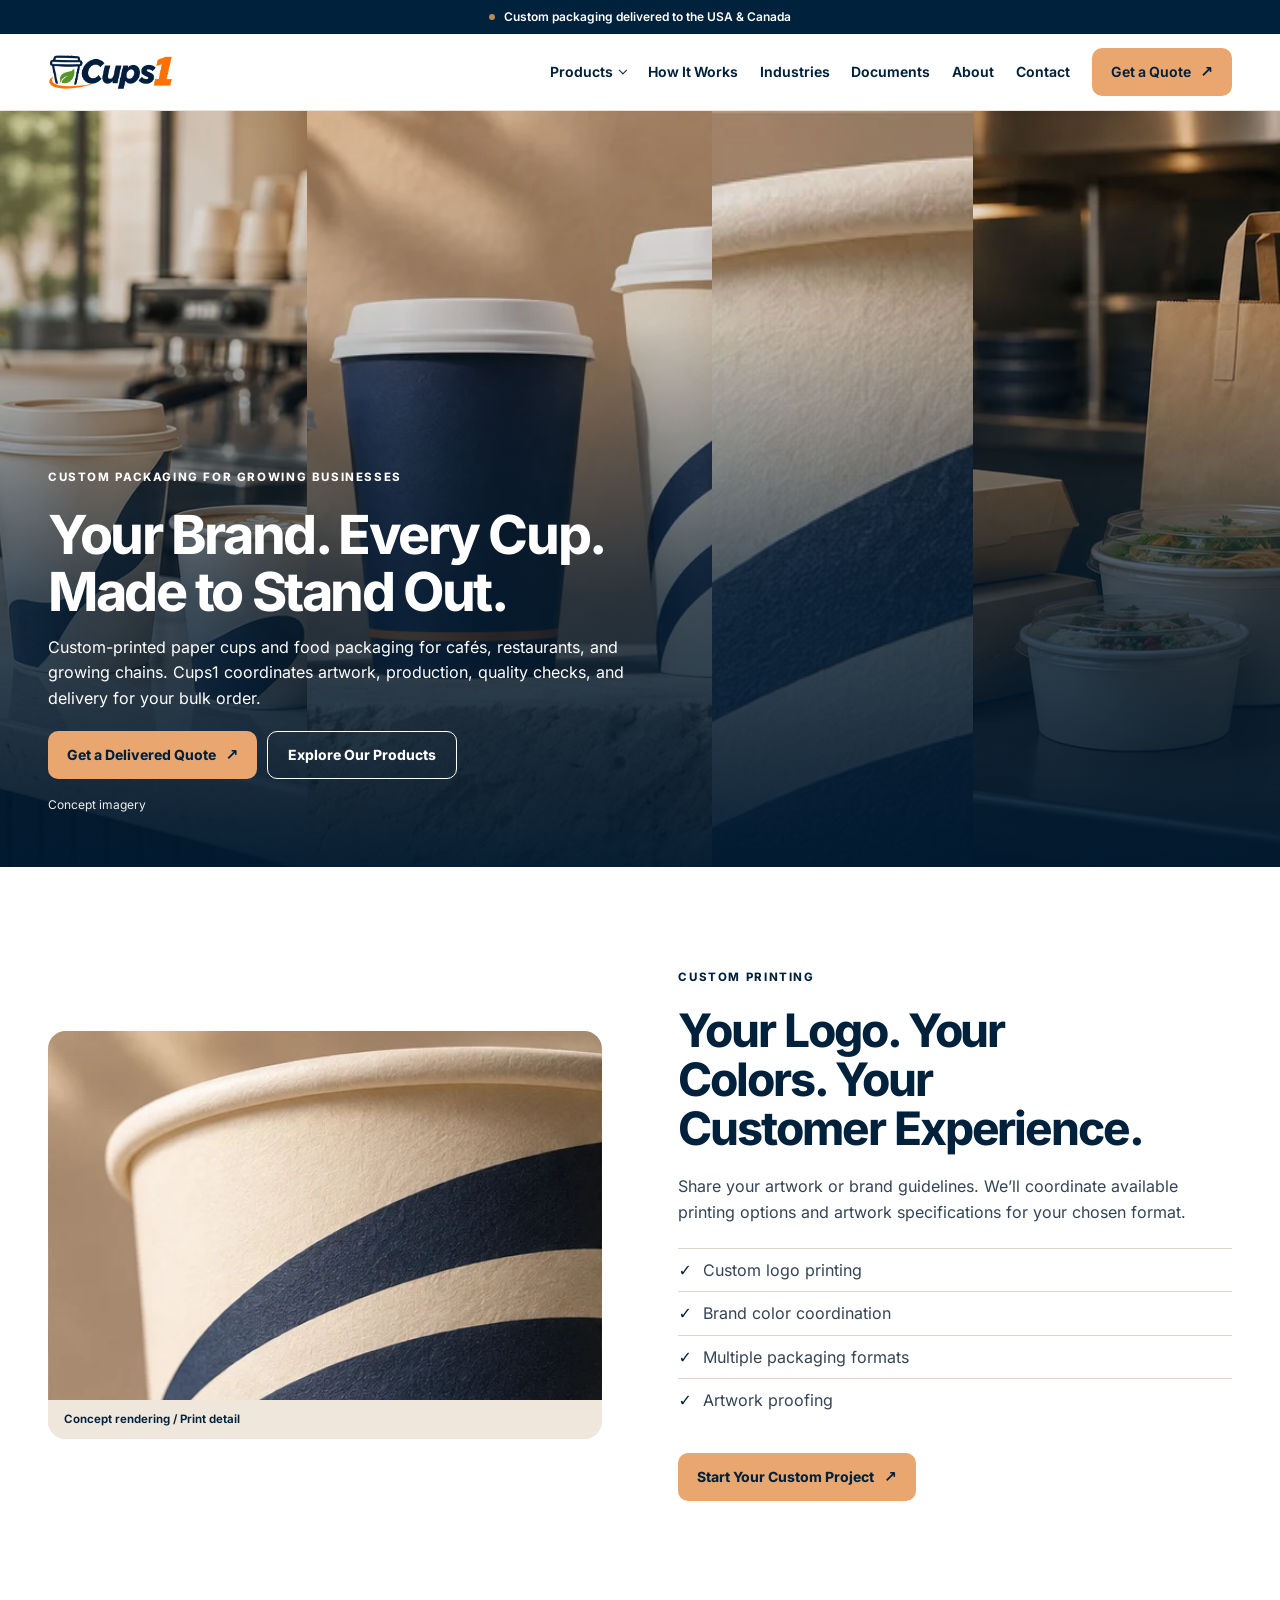
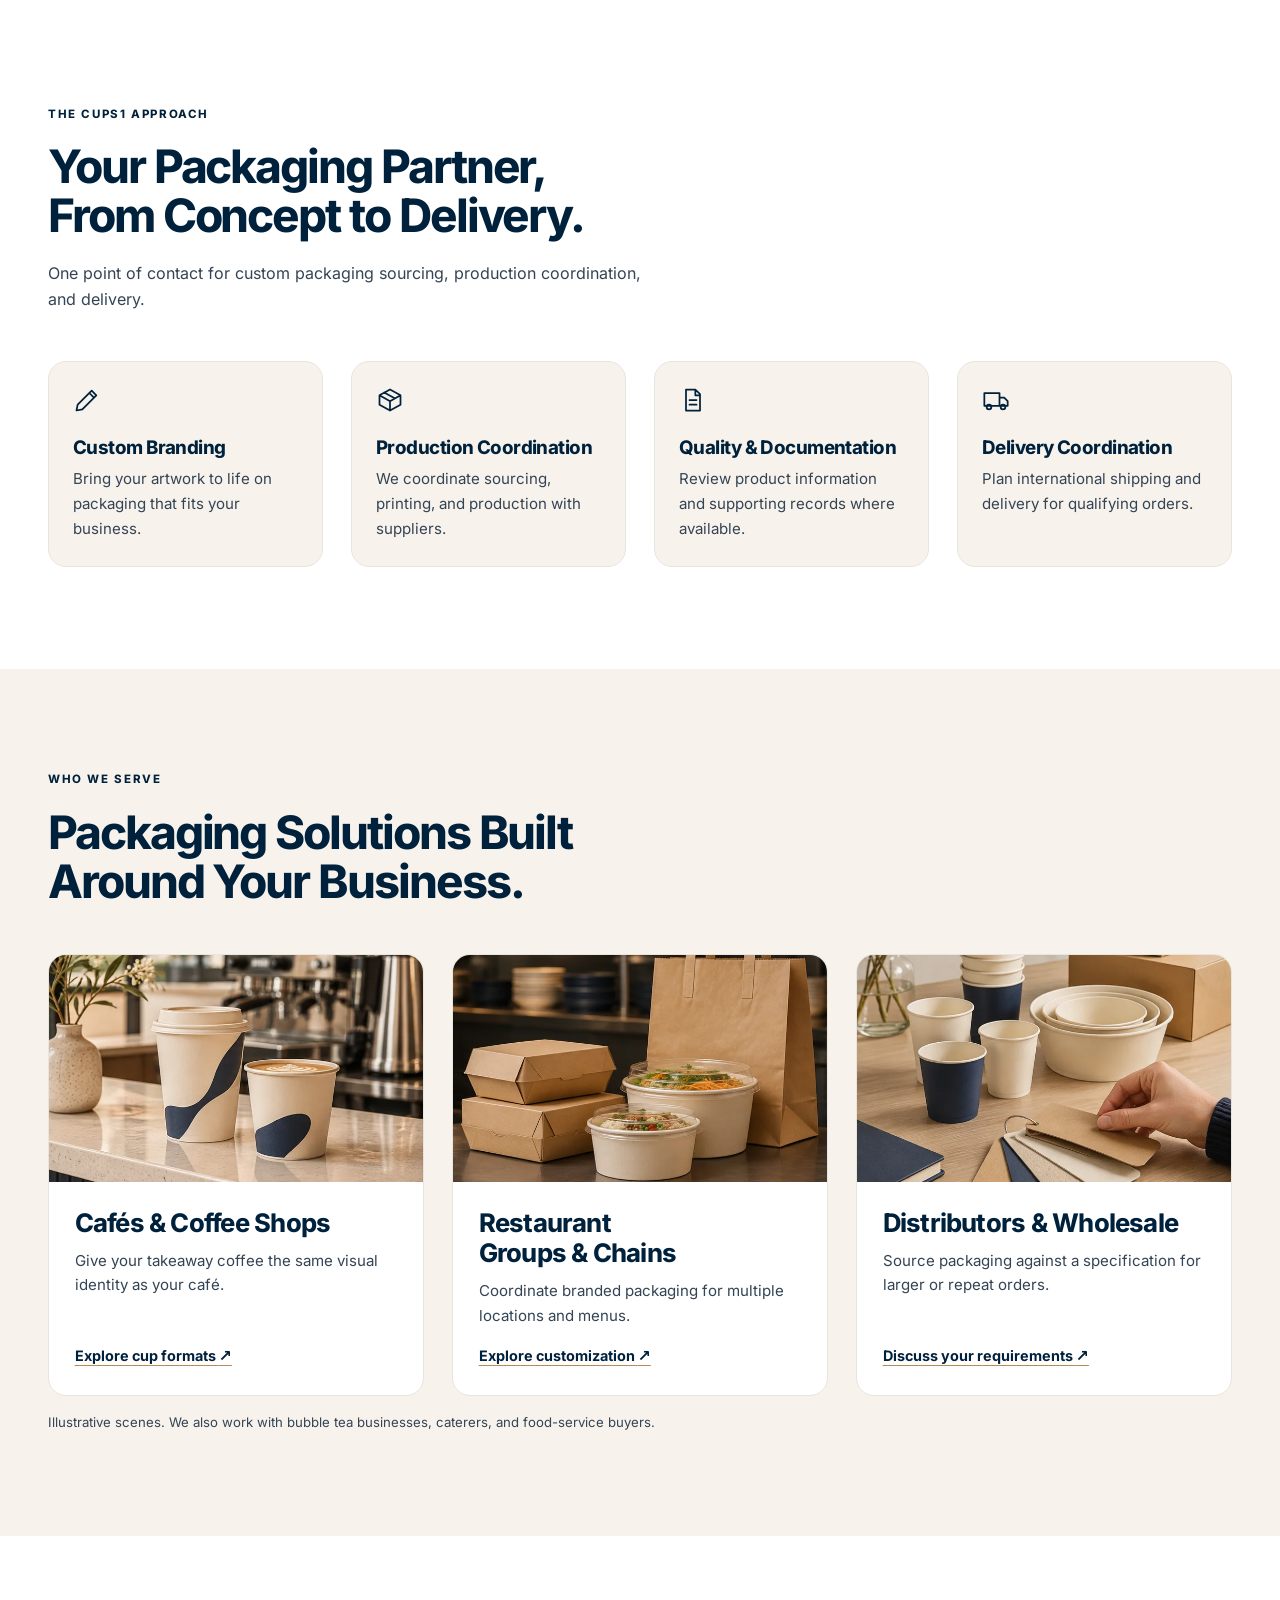
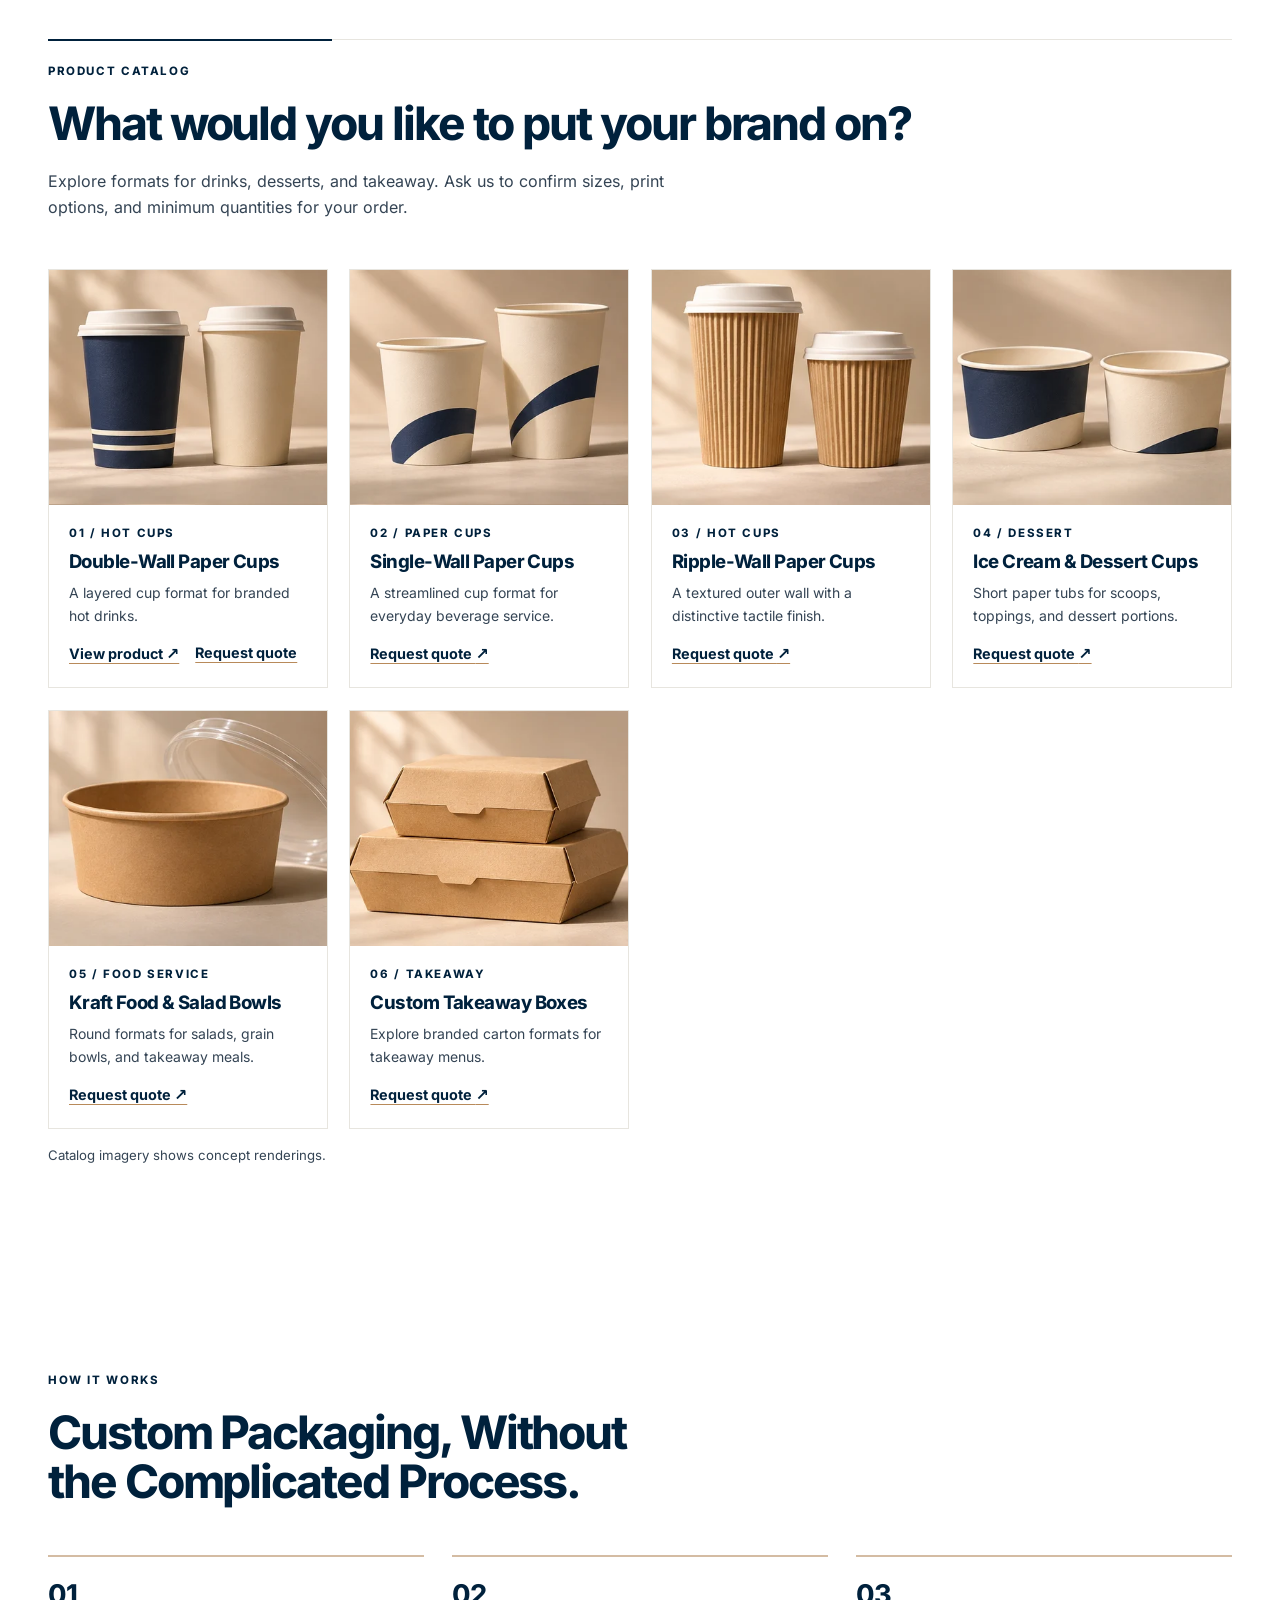
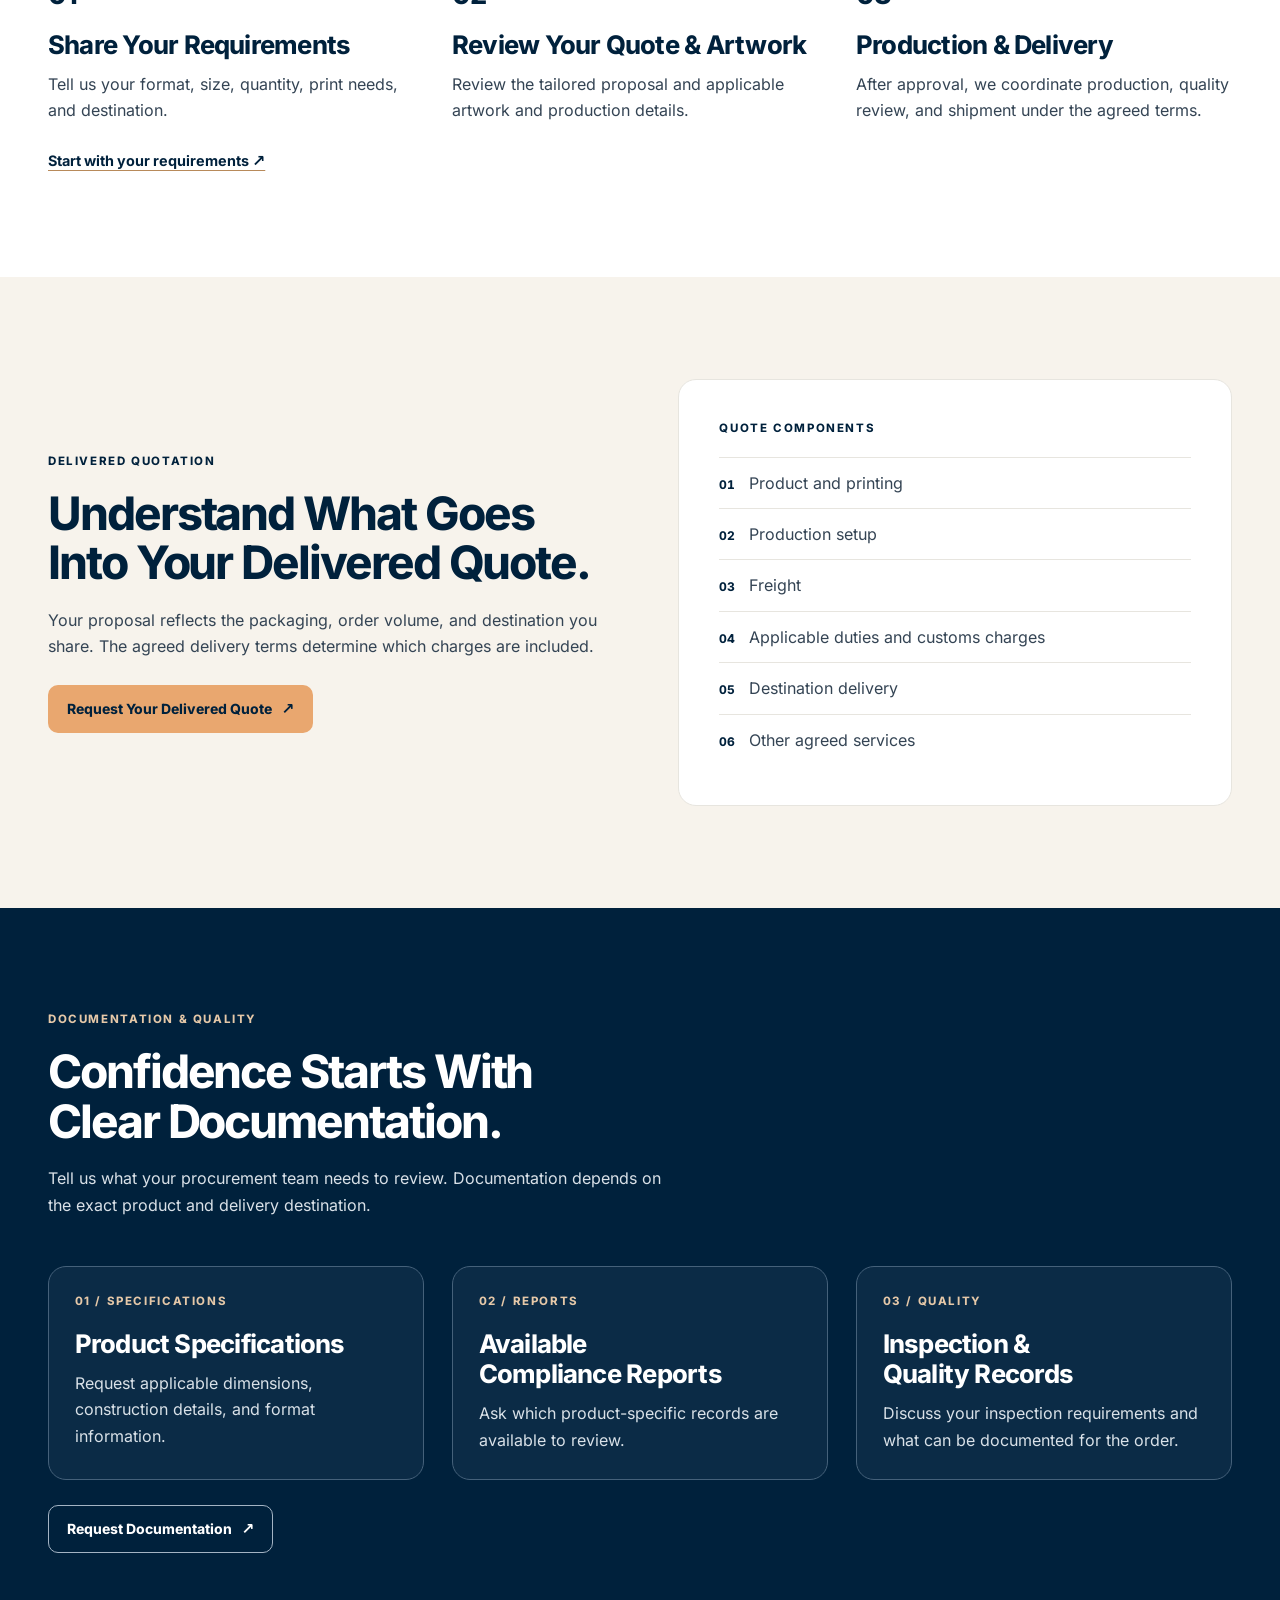
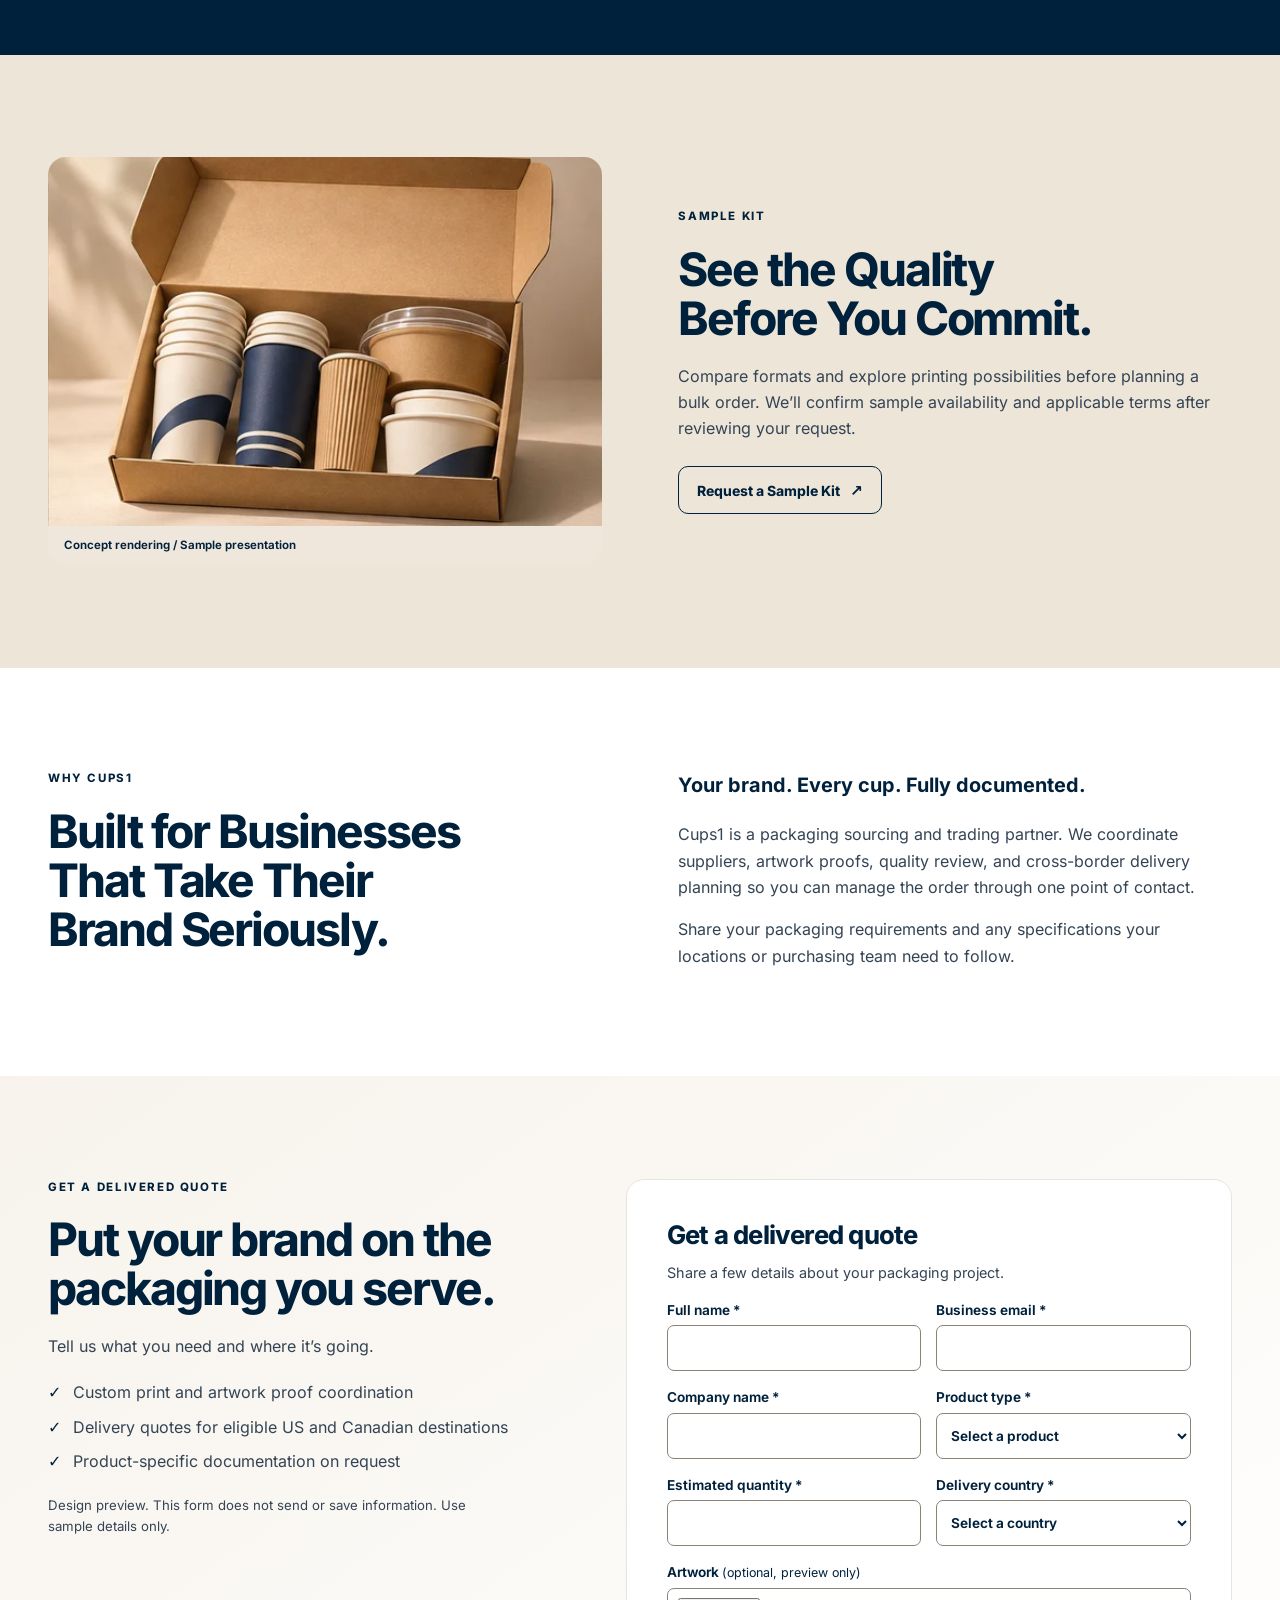
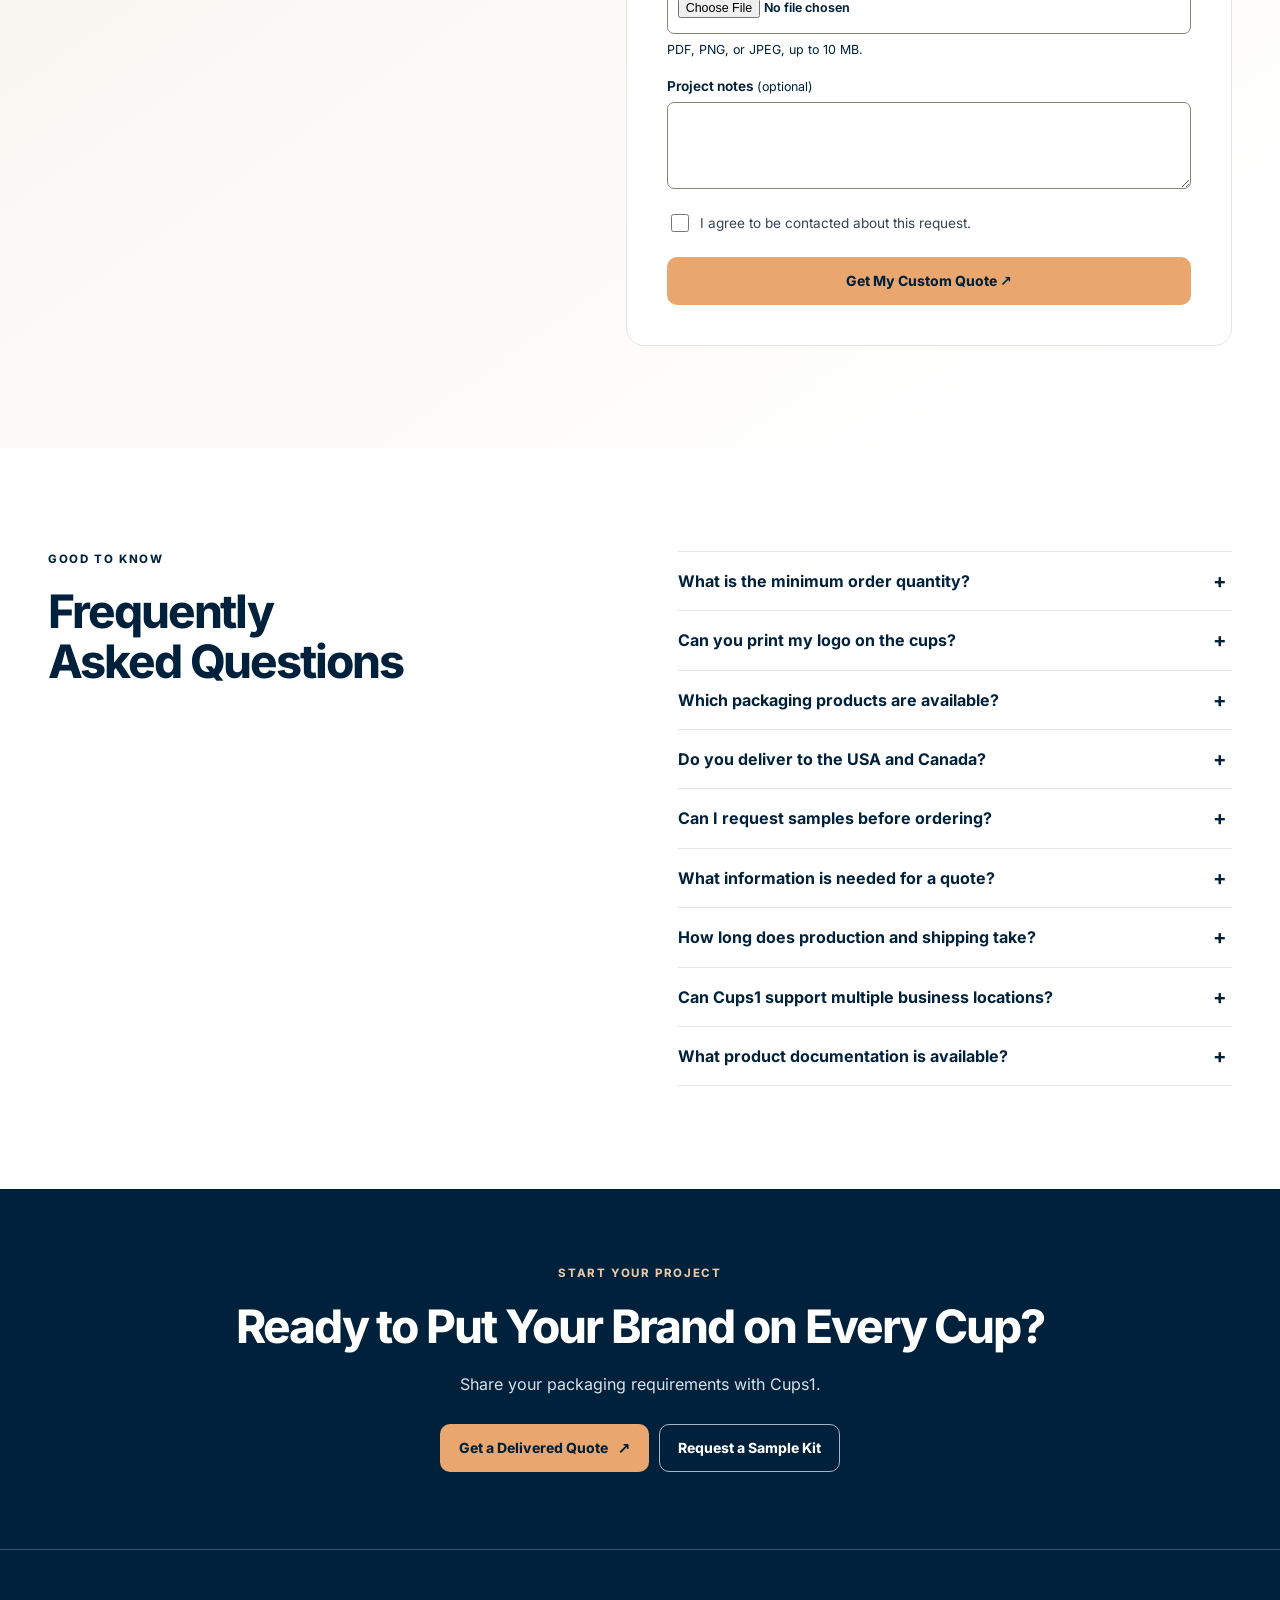
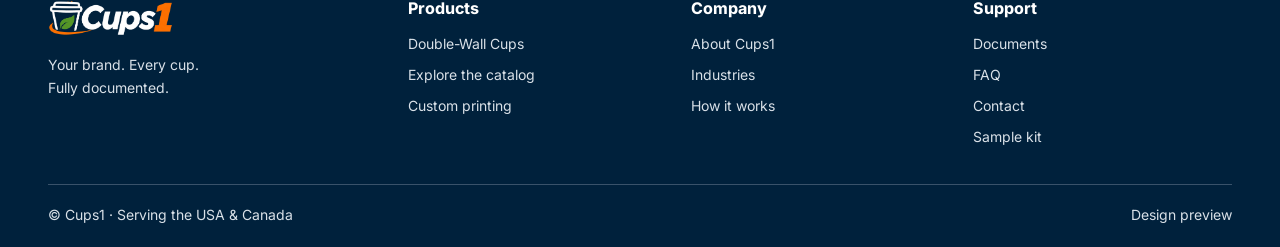
<file: 02-website/design-review/index.html>
<!doctype html>
<html lang="en">
<head>
  <meta charset="utf-8">
  <meta name="viewport" content="width=device-width, initial-scale=1">
  <meta name="robots" content="noindex, nofollow">
  <title>Cups1 | Custom Branded Packaging</title>
  <link rel="icon" href="../../brand/logo/final/favicon/favicon.svg" type="image/svg+xml">
  <link rel="stylesheet" href="styles.css">
  <script src="preview.js" defer></script>
</head>
<body>
  <a class="skip" href="#main">Skip to content</a>
  <div class="announcement"><span aria-hidden="true"></span> Custom packaging delivered to the USA &amp; Canada</div>
  <header class="site-header">
    <div class="shell header-inner">
      <a class="logo" href="index.html" aria-label="Cups1 home"><img src="../../brand/logo/final/cups1-logo-final-nav.png" alt=""></a>
      <button class="menu-toggle" type="button" aria-expanded="false" aria-controls="main-nav">Menu <span aria-hidden="true">☰</span></button>
      <nav id="main-nav" class="main-nav" aria-label="Main navigation">
        <details class="dropdown">
          <summary>Products</summary>
          <div class="dropdown-panel">
            <a href="#products">View all products</a>
            <a href="double-wall-paper-cups.html">Double-Wall Paper Cups</a>
            <a href="#single-wall">Single-Wall Paper Cups</a>
            <a href="#ripple-wall">Ripple-Wall Paper Cups</a>
            <a href="#dessert">Ice Cream &amp; Dessert Cups</a>
            <a href="#bowls">Kraft Food &amp; Salad Bowls</a>
            <a href="#boxes">Custom Takeaway Boxes</a>
          </div>
        </details>
        <a href="#process">How It Works</a>
        <a href="#industries">Industries</a>
        <a href="#documents">Documents</a>
        <a href="#about">About</a>
        <a href="#contact">Contact</a>
        <a class="button primary" href="#quote">Get a Quote <span aria-hidden="true">↗</span></a>
      </nav>
    </div>
  </header>

  <main id="main">
    <section class="hero" aria-labelledby="hero-title">
      <div class="hero-montage" aria-hidden="true">
        <img src="assets/cafes.webp" alt="" decoding="async">
        <img src="assets/hero.webp" srcset="assets/hero-small.webp 768w, assets/hero.webp 1400w" sizes="(max-width: 690px) 100vw, 33vw" alt="" fetchpriority="high">
        <img src="assets/detail.webp" alt="" decoding="async">
        <img src="assets/restaurants.webp" alt="" decoding="async">
      </div>
      <div class="shell hero-content">
        <div class="hero-copy">
          <p class="eyebrow">Custom packaging for growing businesses</p>
          <h1 id="hero-title">Your Brand. <span>Every Cup.</span><br>Made to Stand Out.</h1>
          <p class="lead">Custom-printed paper cups and food packaging for cafés, restaurants, and growing chains. Cups1 coordinates artwork, production, quality checks, and delivery for your bulk order.</p>
          <div class="actions">
            <a class="button primary" href="#quote">Get a Delivered Quote <span aria-hidden="true">↗</span></a>
            <a class="button light-outline" href="#products">Explore Our Products</a>
          </div>
          <p class="hero-credit">Concept imagery</p>
        </div>
      </div>
    </section>

    <section class="section white" id="branding">
      <div class="shell split">
        <figure class="visual"><img src="assets/detail.webp" alt="Concept close-up of a navy print on textured cream paper" loading="lazy"><figcaption>Concept rendering / Print detail</figcaption></figure>
        <div><p class="eyebrow">Custom printing</p><h2>Your Logo. Your Colors. Your Customer Experience.</h2><p>Share your artwork or brand guidelines. We’ll coordinate available printing options and artwork specifications for your chosen format.</p>
          <ul class="check-list"><li>Custom logo printing</li><li>Brand color coordination</li><li>Multiple packaging formats</li><li>Artwork proofing</li></ul>
          <a class="button primary" href="#quote">Start Your Custom Project <span aria-hidden="true">↗</span></a>
        </div>
      </div>
    </section>

    <section class="section white" aria-labelledby="value-title">
      <div class="shell">
        <div class="section-heading">
          <p class="eyebrow">The Cups1 approach</p>
          <h2 id="value-title">Your Packaging Partner, From Concept to Delivery.</h2>
          <p>One point of contact for custom packaging sourcing, production coordination, and delivery.</p>
        </div>
        <div class="grid four">
          <article class="value-card"><svg aria-hidden="true" viewBox="0 0 24 24"><path d="m4 16-1 5 5-1L20 8l-4-4L4 16Zm10-10 4 4"/></svg><h3>Custom Branding</h3><p>Bring your artwork to life on packaging that fits your business.</p></article>
          <article class="value-card"><svg aria-hidden="true" viewBox="0 0 24 24"><path d="m12 3 9 5v8l-9 5-9-5V8l9-5Zm0 10v8M3 8l9 5 9-5M7 5.5l9 5"/></svg><h3>Production Coordination</h3><p>We coordinate sourcing, printing, and production with suppliers.</p></article>
          <article class="value-card"><svg aria-hidden="true" viewBox="0 0 24 24"><path d="M6 3h8l4 4v14H6zM14 3v5h4M9 12h6m-6 4h6"/></svg><h3>Quality &amp; Documentation</h3><p>Review product information and supporting records where available.</p></article>
          <article class="value-card"><svg aria-hidden="true" viewBox="0 0 24 24"><path d="M2 6h13v11H2zM15 10h4l3 3v4h-7"/><circle cx="6" cy="18" r="2"/><circle cx="18" cy="18" r="2"/></svg><h3>Delivery Coordination</h3><p>Plan international shipping and delivery for qualifying orders.</p></article>
        </div>
      </div>
    </section>

    <section class="section" id="industries">
      <div class="shell">
        <div class="section-heading"><p class="eyebrow">Who we serve</p><h2>Packaging Solutions Built Around Your Business.</h2></div>
        <div class="grid three">
          <article class="card industry"><img src="assets/cafes.webp" alt="Illustrative takeaway cups on a café counter" loading="lazy"><div class="card-body"><h3>Cafés &amp; Coffee Shops</h3><p>Give your takeaway coffee the same visual identity as your café.</p><a class="text-link" href="#products">Explore cup formats <span aria-hidden="true">↗</span></a></div></article>
          <article class="card industry"><img src="assets/restaurants.webp" alt="Illustrative takeaway packaging on a restaurant counter" loading="lazy"><div class="card-body"><h3>Restaurant Groups &amp; Chains</h3><p>Coordinate branded packaging for multiple locations and menus.</p><a class="text-link" href="#branding">Explore customization <span aria-hidden="true">↗</span></a></div></article>
          <article class="card industry"><img src="assets/distributors.webp" alt="Illustrative packaging samples arranged for review" loading="lazy"><div class="card-body"><h3>Distributors &amp; Wholesale</h3><p>Source packaging against a specification for larger or repeat orders.</p><a class="text-link" href="#quote">Discuss your requirements <span aria-hidden="true">↗</span></a></div></article>
        </div>
        <p class="footnote">Illustrative scenes. We also work with bubble tea businesses, caterers, and food-service buyers.</p>
      </div>
    </section>

    <section class="section white" id="products">
      <div class="shell">
        <div class="section-heading catalog-heading"><p class="eyebrow">Product catalog</p><h2>What would you like to put your brand on?</h2><p>Explore formats for drinks, desserts, and takeaway. Ask us to confirm sizes, print options, and minimum quantities for your order.</p></div>
        <div class="grid catalog-grid">
          <article class="card product"><a class="image-link" href="double-wall-paper-cups.html"><img src="assets/double-wall.webp" alt="View Double-Wall Paper Cups, shown as navy and cream concepts" loading="lazy"></a><div class="card-body"><p class="eyebrow">01 / Hot cups</p><h3><a href="double-wall-paper-cups.html">Double-Wall Paper Cups</a></h3><p>A layered cup format for branded hot drinks.</p><div class="card-actions"><a class="text-link" href="double-wall-paper-cups.html">View product <span aria-hidden="true">↗</span></a><a class="text-link" href="?product=double-wall#quote" aria-label="Request a quote for double-wall paper cups">Request quote</a></div></div></article>
          <article class="card product" id="single-wall"><img src="assets/single-wall.webp" alt="Two single-wall paper cup concepts" loading="lazy"><div class="card-body"><p class="eyebrow">02 / Paper cups</p><h3>Single-Wall Paper Cups</h3><p>A streamlined cup format for everyday beverage service.</p><a class="text-link" href="?product=single-wall#quote">Request quote <span aria-hidden="true">↗</span></a></div></article>
          <article class="card product" id="ripple-wall"><img src="assets/ripple-wall.webp" alt="Two corrugated kraft cup concepts" loading="lazy"><div class="card-body"><p class="eyebrow">03 / Hot cups</p><h3>Ripple-Wall Paper Cups</h3><p>A textured outer wall with a distinctive tactile finish.</p><a class="text-link" href="?product=ripple-wall#quote">Request quote <span aria-hidden="true">↗</span></a></div></article>
          <article class="card product" id="dessert"><img src="assets/dessert.webp" alt="Two shallow paper dessert tub concepts" loading="lazy"><div class="card-body"><p class="eyebrow">04 / Dessert</p><h3>Ice Cream &amp; Dessert Cups</h3><p>Short paper tubs for scoops, toppings, and dessert portions.</p><a class="text-link" href="?product=dessert#quote">Request quote <span aria-hidden="true">↗</span></a></div></article>
          <article class="card product" id="bowls"><img src="assets/bowls.webp" alt="Round kraft food bowl concept with a clear lid" loading="lazy"><div class="card-body"><p class="eyebrow">05 / Food service</p><h3>Kraft Food &amp; Salad Bowls</h3><p>Round formats for salads, grain bowls, and takeaway meals.</p><a class="text-link" href="?product=bowls#quote">Request quote <span aria-hidden="true">↗</span></a></div></article>
          <article class="card product" id="boxes"><img src="assets/boxes.webp" alt="Two stacked kraft takeaway carton concepts" loading="lazy"><div class="card-body"><p class="eyebrow">06 / Takeaway</p><h3>Custom Takeaway Boxes</h3><p>Explore branded carton formats for takeaway menus.</p><a class="text-link" href="?product=boxes#quote">Request quote <span aria-hidden="true">↗</span></a></div></article>
        </div>
        <p class="footnote">Catalog imagery shows concept renderings.</p>
      </div>
    </section>

    <section class="section white" id="process">
      <div class="shell">
        <div class="section-heading"><p class="eyebrow">How it works</p><h2>Custom Packaging, Without the Complicated Process.</h2></div>
        <ol class="grid three steps">
          <li><span>01</span><h3>Share Your Requirements</h3><p>Tell us your format, size, quantity, print needs, and destination.</p></li>
          <li><span>02</span><h3>Review Your Quote &amp; Artwork</h3><p>Review the tailored proposal and applicable artwork and production details.</p></li>
          <li><span>03</span><h3>Production &amp; Delivery</h3><p>After approval, we coordinate production, quality review, and shipment under the agreed terms.</p></li>
        </ol>
        <a class="text-link" href="#quote">Start with your requirements <span aria-hidden="true">↗</span></a>
      </div>
    </section>

    <section class="section" id="delivered">
      <div class="shell split">
        <div><p class="eyebrow">Delivered quotation</p><h2>Understand What Goes Into Your Delivered Quote.</h2><p>Your proposal reflects the packaging, order volume, and destination you share. The agreed delivery terms determine which charges are included.</p><a class="button primary" href="#quote">Request Your Delivered Quote <span aria-hidden="true">↗</span></a></div>
        <div class="quote-sheet"><p class="eyebrow">Quote components</p><ol><li>Product and printing</li><li>Production setup</li><li>Freight</li><li>Applicable duties and customs charges</li><li>Destination delivery</li><li>Other agreed services</li></ol></div>
      </div>
    </section>

    <section class="section dark" id="documents">
      <div class="shell">
        <div class="section-heading"><p class="eyebrow">Documentation &amp; quality</p><h2>Confidence Starts With Clear Documentation.</h2><p>Tell us what your procurement team needs to review. Documentation depends on the exact product and delivery destination.</p></div>
        <div class="grid three document-grid">
          <article><p class="eyebrow">01 / Specifications</p><h3>Product Specifications</h3><p>Request applicable dimensions, construction details, and format information.</p></article>
          <article><p class="eyebrow">02 / Reports</p><h3>Available Compliance Reports</h3><p>Ask which product-specific records are available to review.</p></article>
          <article><p class="eyebrow">03 / Quality</p><h3>Inspection &amp; Quality Records</h3><p>Discuss your inspection requirements and what can be documented for the order.</p></article>
        </div>
        <a class="button light-outline" href="#quote">Request Documentation <span aria-hidden="true">↗</span></a>
      </div>
    </section>

    <section class="section sample" id="samples">
      <div class="shell split">
        <figure class="visual"><img src="assets/sample.webp" alt="Illustrative kraft sample box with cups and bowls" loading="lazy"><figcaption>Concept rendering / Sample presentation</figcaption></figure>
        <div><p class="eyebrow">Sample kit</p><h2>See the Quality Before You Commit.</h2><p>Compare formats and explore printing possibilities before planning a bulk order. We’ll confirm sample availability and applicable terms after reviewing your request.</p>
          <a class="button outline" href="?intent=sample#quote">Request a Sample Kit <span aria-hidden="true">↗</span></a>
        </div>
      </div>
    </section>

    <section class="section white" id="about">
      <div class="shell split about">
        <div><p class="eyebrow">Why Cups1</p><h2>Built for Businesses That Take Their Brand Seriously.</h2></div>
        <div><p class="lead">Your brand. Every cup. Fully documented.</p><p>Cups1 is a packaging sourcing and trading partner. We coordinate suppliers, artwork proofs, quality review, and cross-border delivery planning so you can manage the order through one point of contact.</p><p>Share your packaging requirements and any specifications your locations or purchasing team need to follow.</p></div>
      </div>
    </section>

    <section class="section quote-section" id="quote">
      <div class="shell split inquiry">
        <div id="contact"><p class="eyebrow" id="inquiry-kicker">Get a delivered quote</p><h2 id="inquiry-title">Put your brand on the packaging you serve.</h2><p id="inquiry-copy">Tell us what you need and where it’s going.</p>
          <ul class="inquiry-highlights"><li>Custom print and artwork proof coordination</li><li>Delivery quotes for eligible US and Canadian destinations</li><li>Product-specific documentation on request</li></ul>
          <p class="footnote">Design preview. This form does not send or save information. Use sample details only.</p>
        </div>
        <form class="inquiry-form" id="inquiry-form" aria-labelledby="form-heading">
          <h3 id="form-heading">Get a delivered quote</h3>
          <p>Share a few details about your packaging project.</p>
          <div class="form-grid">
            <label>Full name <span>*</span><input name="name" autocomplete="name" required></label>
            <label>Business email <span>*</span><input name="email" type="email" autocomplete="email" required></label>
            <label>Company name <span>*</span><input name="company" autocomplete="organization" required></label>
            <label>Product type <span>*</span><select name="product" required><option value="">Select a product</option><option value="double-wall">Double-Wall Paper Cups</option><option value="single-wall">Single-Wall Paper Cups</option><option value="ripple-wall">Ripple-Wall Paper Cups</option><option value="dessert">Ice Cream &amp; Dessert Cups</option><option value="bowls">Kraft Food &amp; Salad Bowls</option><option value="boxes">Custom Takeaway Boxes</option><option value="other">Other packaging</option></select></label>
            <label id="quantity-field">Estimated quantity <span>*</span><input name="quantity" type="number" min="1" step="1" required></label>
            <label>Delivery country <span>*</span><select name="country" autocomplete="country-name" required><option value="">Select a country</option><option>United States</option><option>Canada</option></select></label>
            <label class="wide" id="artwork-field">Artwork <small>(optional, preview only)</small><input name="artwork" type="file" accept=".pdf,.png,.jpg,.jpeg" aria-describedby="file-help"><small id="file-help">PDF, PNG, or JPEG, up to 10 MB.</small></label>
            <label class="wide">Project notes <small>(optional)</small><textarea name="notes" rows="3"></textarea></label>
          </div>
          <label class="consent"><input name="consent" type="checkbox" required> I agree to be contacted about this request.</label>
          <button class="button primary" id="inquiry-submit" type="submit" disabled>Get My Custom Quote <span aria-hidden="true">↗</span></button>
          <p class="form-status" role="status"></p>
        </form>
      </div>
    </section>

    <section class="section white" id="faq">
      <div class="shell split faq">
        <div><p class="eyebrow">Good to know</p><h2>Frequently Asked Questions</h2></div>
        <div class="accordions">
          <details><summary>What is the minimum order quantity?</summary><p>Minimum quantities depend on the format, size, and print specification. We’ll confirm the applicable minimum with your quote.</p></details>
          <details><summary>Can you print my logo on the cups?</summary><p>Yes. Share your artwork and target format so we can review the available printing and proofing options.</p></details>
          <details><summary>Which packaging products are available?</summary><p>Our catalog covers paper cups, dessert tubs, food bowls, and takeaway boxes. We confirm availability for your specification during quotation.</p></details>
          <details><summary>Do you deliver to the USA and Canada?</summary><p>These are our initial service markets. Share your postal code and delivery requirements so we can review the route and terms.</p></details>
          <details><summary>Can I request samples before ordering?</summary><p>Yes. Request the formats you want to compare and we’ll confirm sample availability and terms.</p></details>
          <details><summary>What information is needed for a quote?</summary><p>Share your format, size, volume, artwork requirements, business details, and delivery destination.</p></details>
          <details><summary>How long does production and shipping take?</summary><p>Timing depends on the specification, artwork approval, production schedule, and shipping route. We’ll discuss timing with your proposal.</p></details>
          <details><summary>Can Cups1 support multiple business locations?</summary><p>Share your location list and delivery requirements so we can assess the options.</p></details>
          <details><summary>What product documentation is available?</summary><p>Ask for the specifications, reports, or inspection records your team needs. We’ll confirm what applies to the proposed product and destination.</p></details>
        </div>
      </div>
    </section>

    <section class="section dark final-cta">
      <div class="shell"><p class="eyebrow">Start your project</p><h2>Ready to Put Your Brand on Every Cup?</h2><p>Share your packaging requirements with Cups1.</p><div class="actions"><a class="button primary" href="#quote">Get a Delivered Quote <span aria-hidden="true">↗</span></a><a class="button light-outline" href="?intent=sample#quote">Request a Sample Kit</a></div></div>
    </section>
  </main>

  <footer class="footer">
    <div class="shell">
      <div class="footer-grid">
        <div><a class="logo" href="index.html" aria-label="Cups1 home"><img src="../../brand/logo/final/cups1-logo-final-nav-reversed.png" alt=""></a><p>Your brand. Every cup.<br>Fully documented.</p></div>
        <div><h2>Products</h2><a href="double-wall-paper-cups.html">Double-Wall Cups</a><a href="#products">Explore the catalog</a><a href="#branding">Custom printing</a></div>
        <div><h2>Company</h2><a href="#about">About Cups1</a><a href="#industries">Industries</a><a href="#process">How it works</a></div>
        <div><h2>Support</h2><a href="#documents">Documents</a><a href="#faq">FAQ</a><a href="#contact">Contact</a><a href="?intent=sample#quote">Sample kit</a></div>
      </div>
      <div class="footer-base"><span>© Cups1 · Serving the USA &amp; Canada</span><span>Design preview</span></div>
    </div>
  </footer>
</body>
</html>
</file>
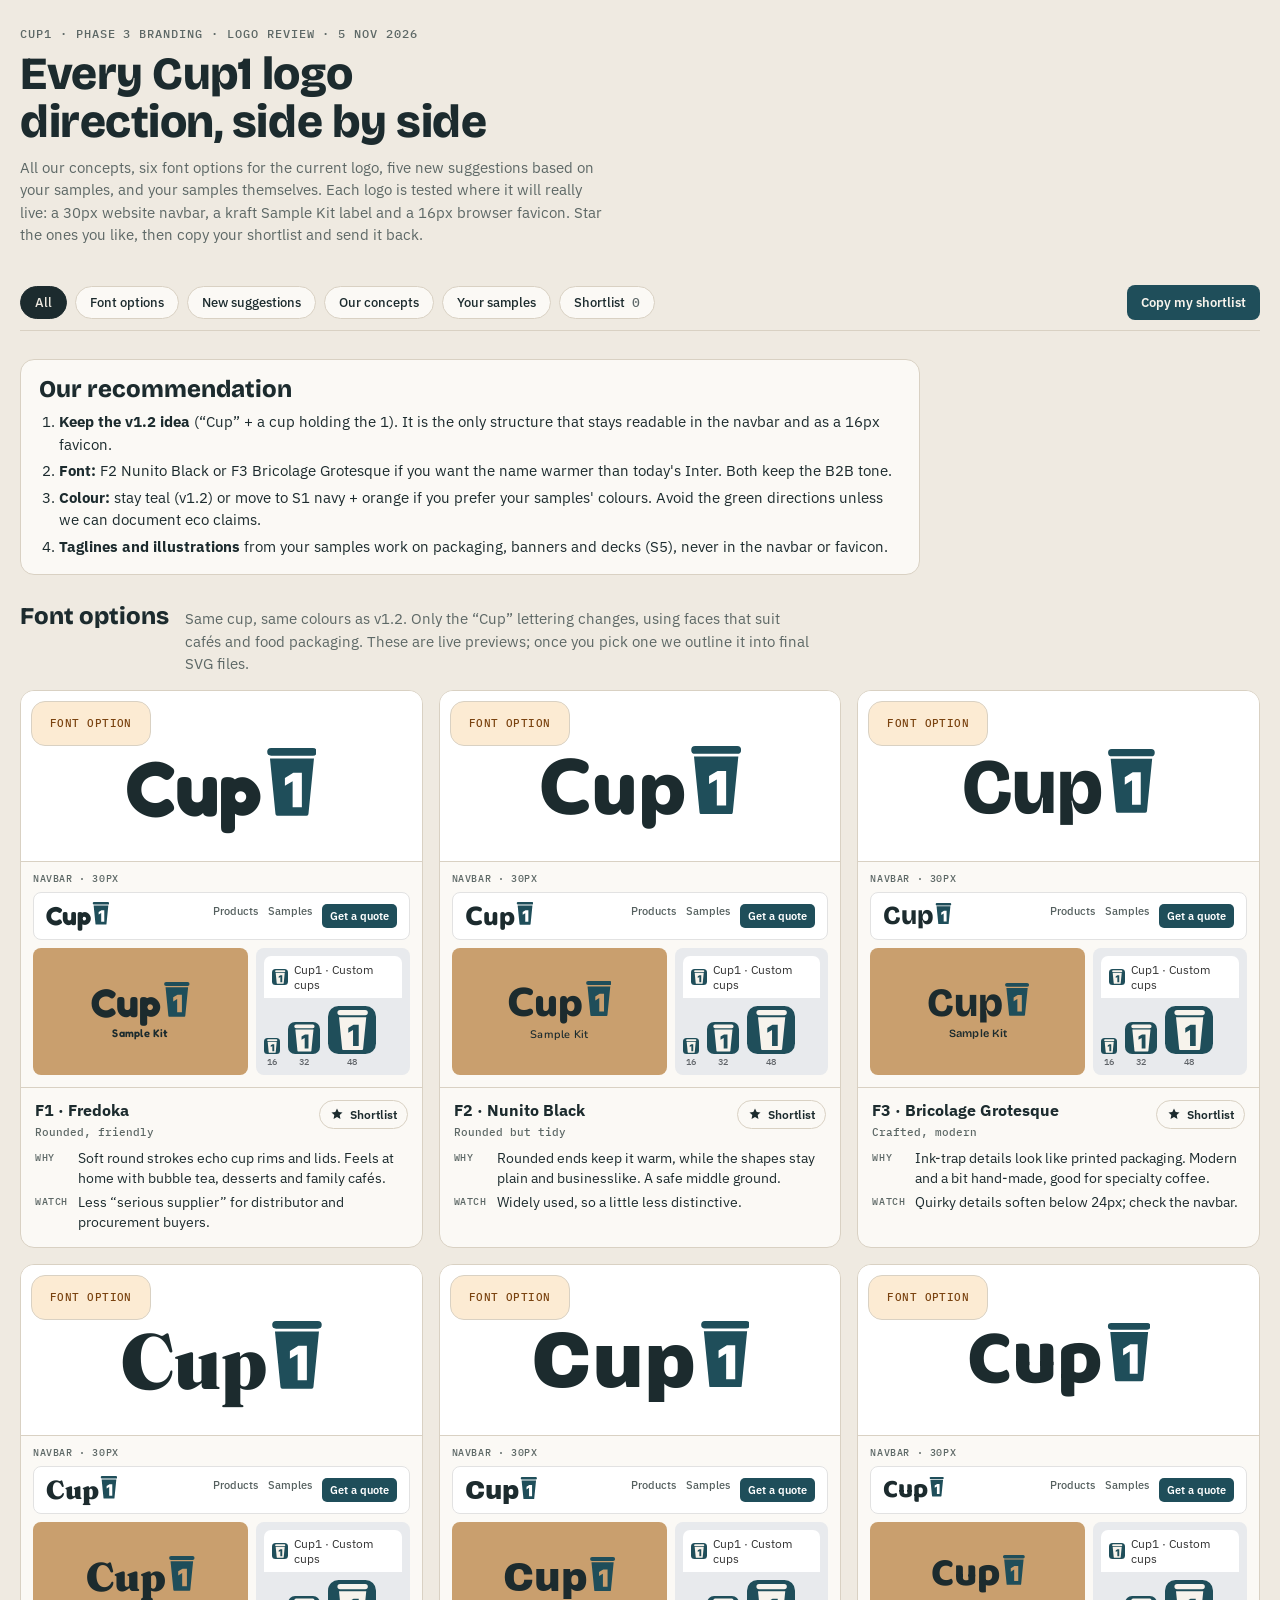
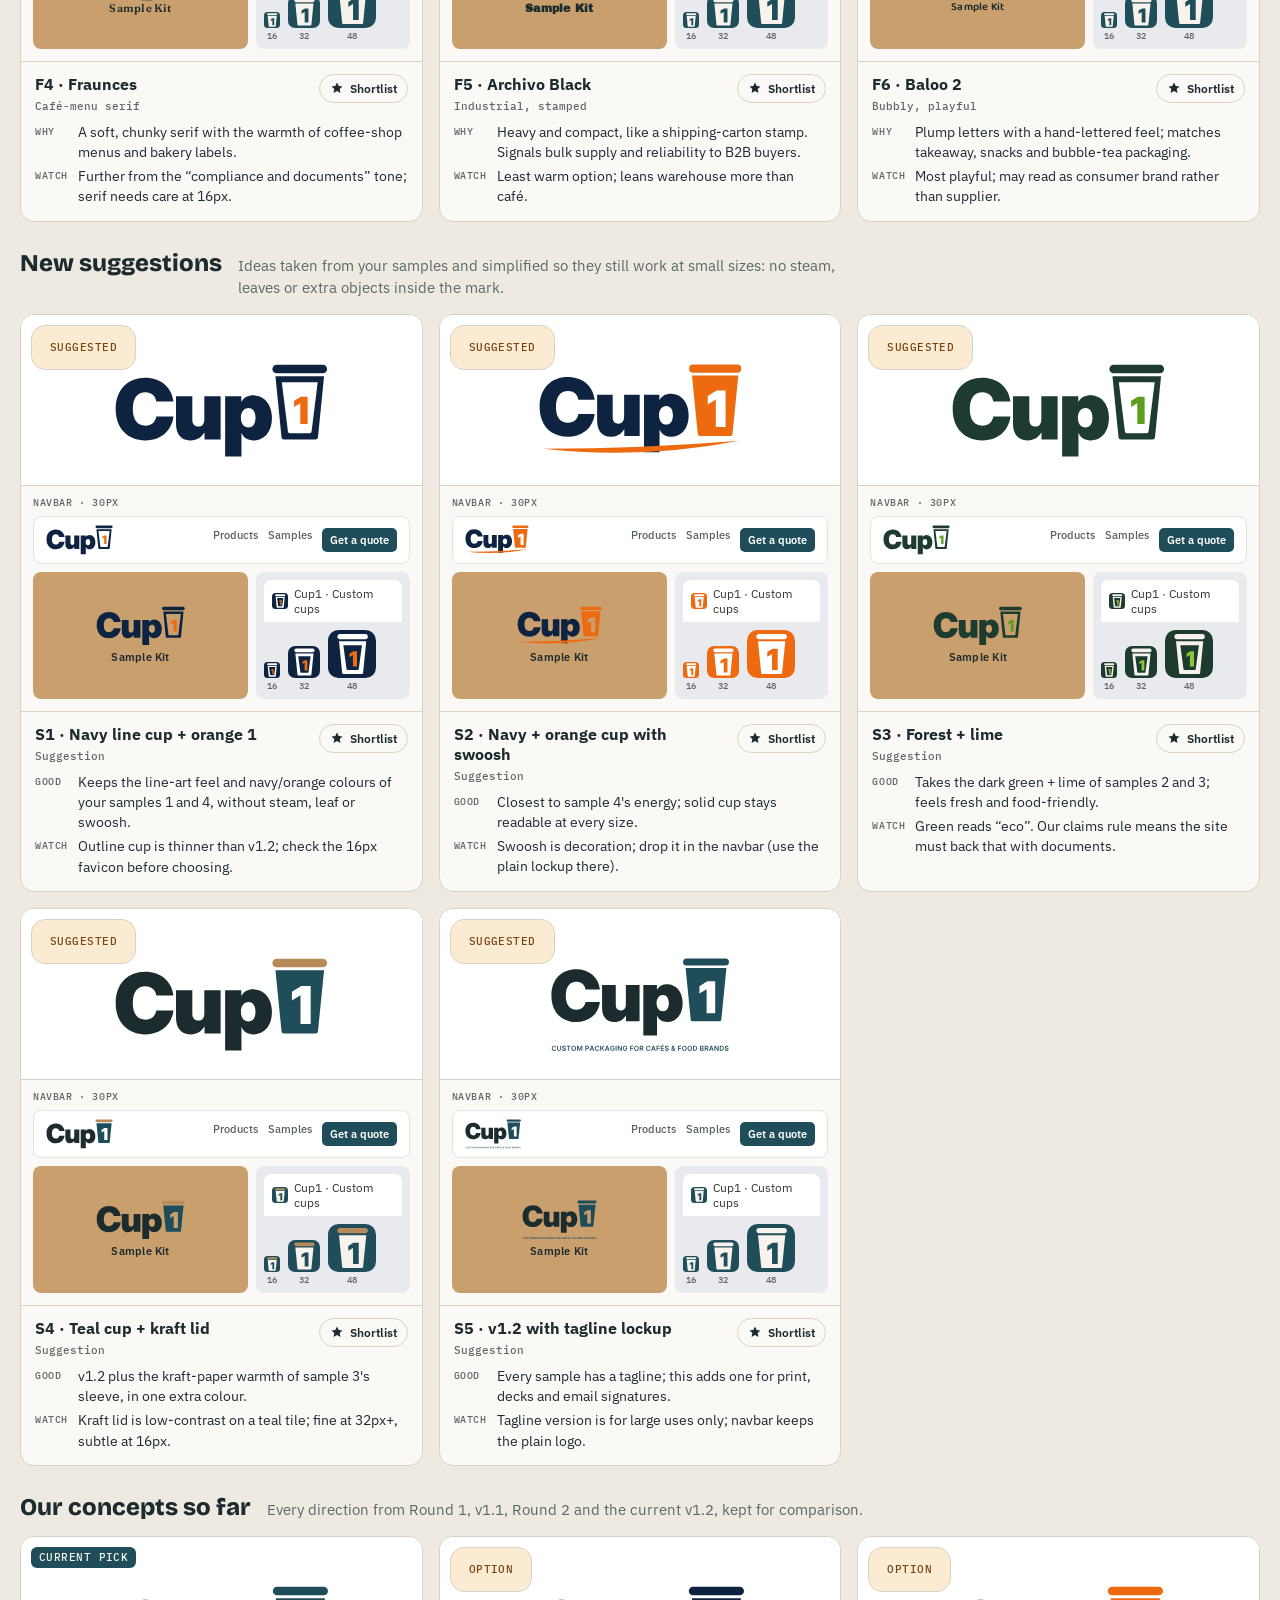
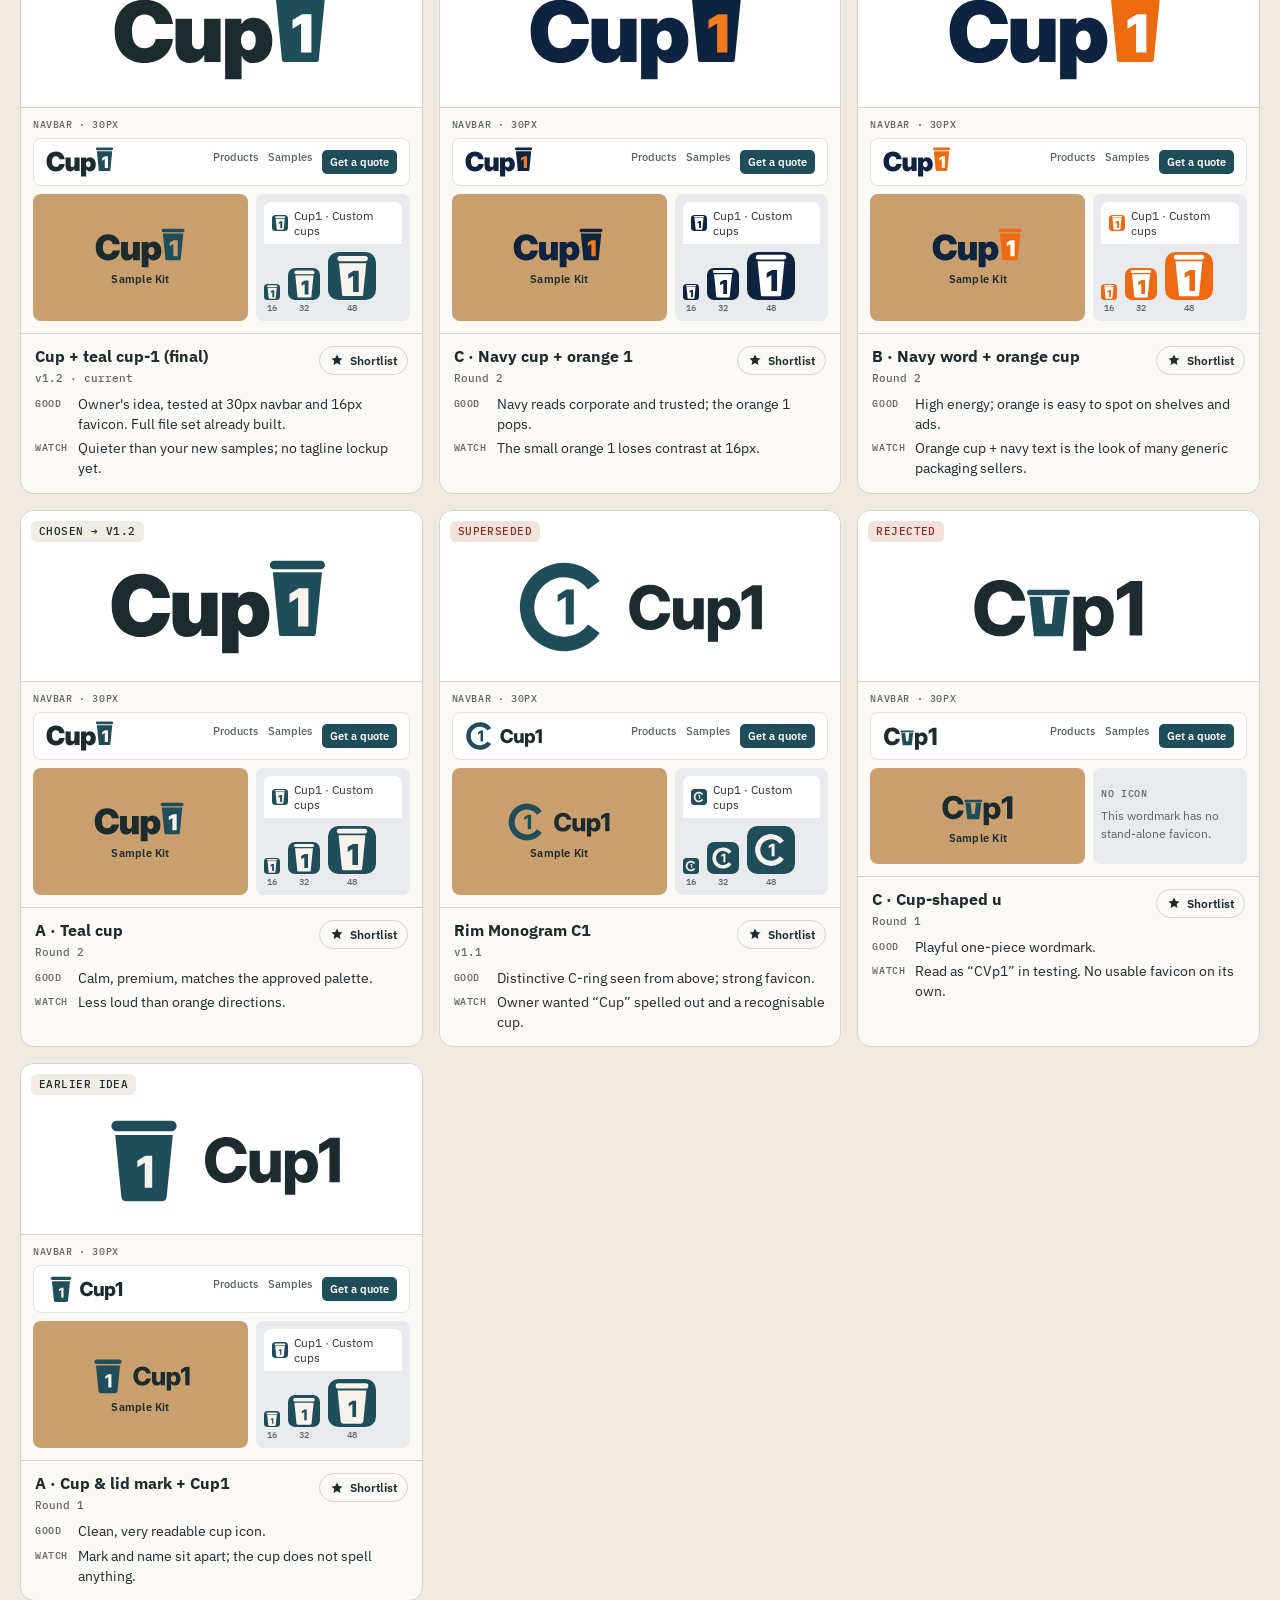
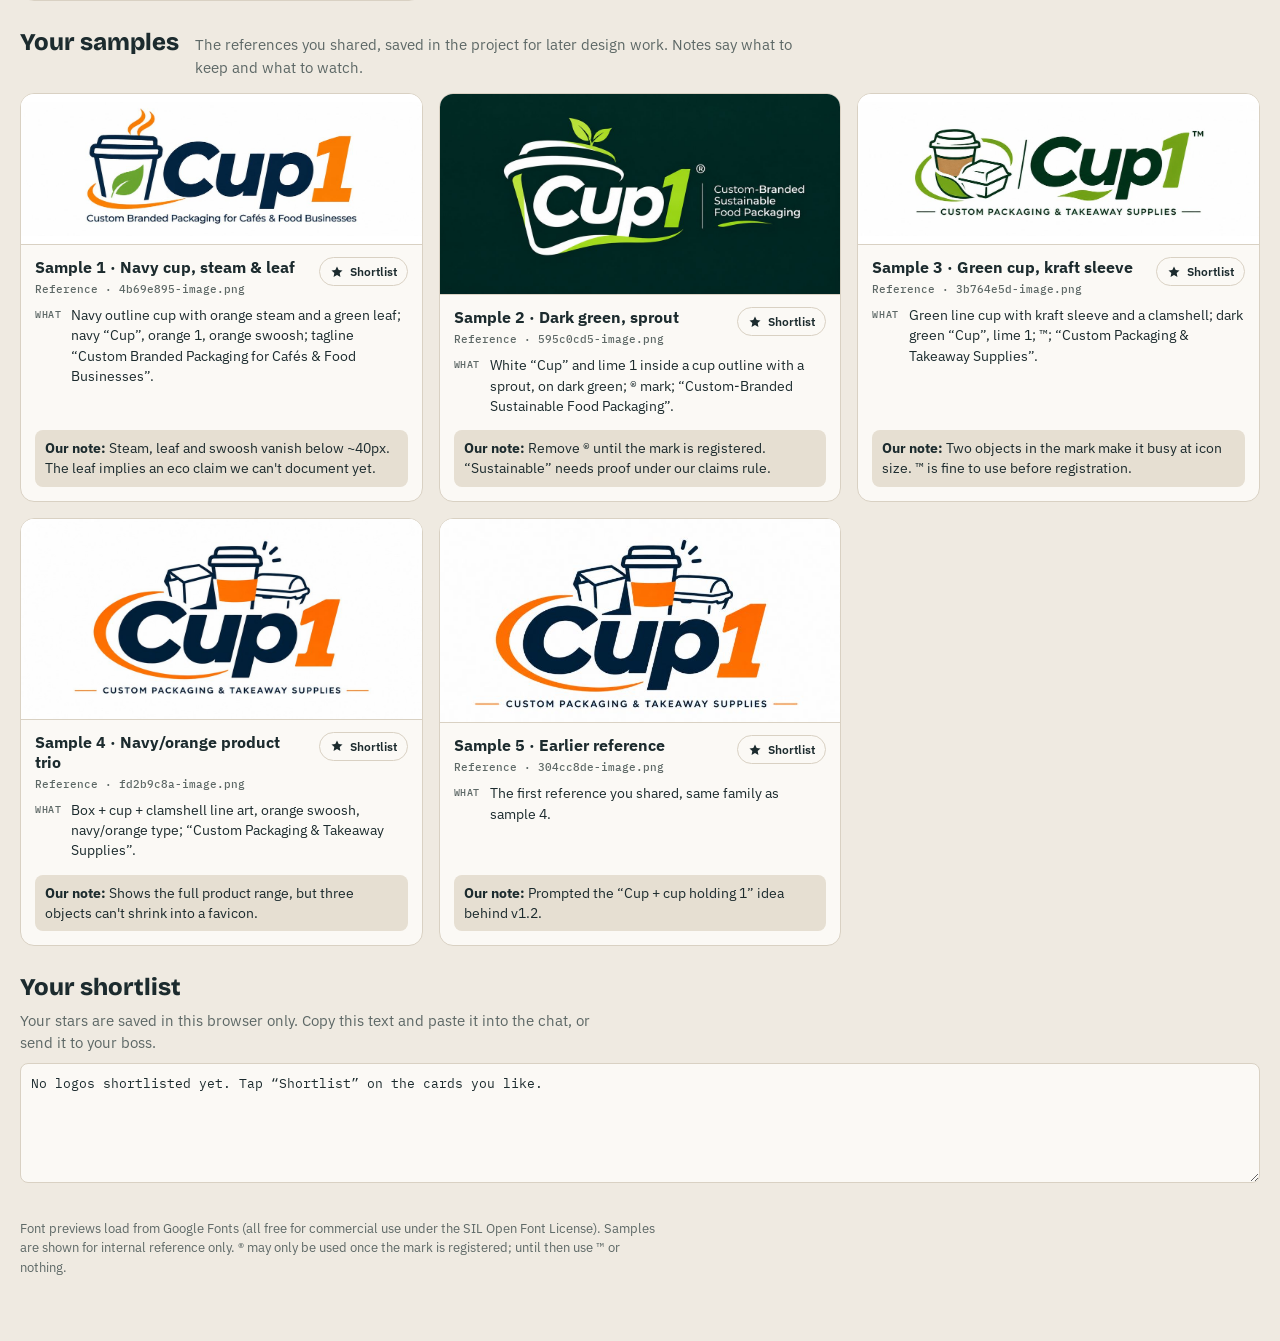
<file: Cup1 Logo Palette.html>
<!doctype html><html><head><meta charset=utf8><meta name=viewport content="width=device-width,initial-scale=1,viewport-fit=cover"><style>:root{color-scheme:light;box-sizing:border-box;padding-top:env(safe-area-inset-top,0px);padding-bottom:env(safe-area-inset-bottom,0px)}html{scroll-padding-top:env(safe-area-inset-top,0px)}body{margin:0;padding:0;font:14px -apple-system,BlinkMacSystemFont,sans-serif;background:#fff;color:#000}img{max-width:100%}[hidden]:not([hidden=until-found i]){display:none!important}</style></head><body>
<title>Cup1 Logo Palette</title>
<meta name="claude:viewport-fit-sides" content="cover">
<link rel="preconnect" href="https://fonts.googleapis.com"><link rel="preconnect" href="https://fonts.gstatic.com" crossorigin>
<link rel="stylesheet" href="https://fonts.googleapis.com/css2?family=Fredoka:wght@700&family=Nunito:wght@900&family=Bricolage+Grotesque:wght@800&family=Fraunces:wght@900&family=Baloo+2:wght@800&family=Archivo+Black&family=IBM+Plex+Sans:wght@400;500;600&family=IBM+Plex+Mono:wght@500&display=swap">
<style>
/* Layout: a swatch-book of logo cards, each tested on the three places Cup1 actually uses it: navbar, kraft sample-kit label, favicon. */
:root{
  --bg:#EFEAE1; --panel:#FBF9F5; --fg:#1C2B2E; --muted:#5D6866; --line:#D9D1C3; --accent:#1F4E5A; --accent-ink:#F7F3EC;
  --star:#C77A1E; --chip:#E6DFD2;
  /* preview surfaces stay fixed in both themes: they show the logo on real materials */
  --s-white:#FFFFFF; --s-kraft:#C99F6E; --s-kraft-ink:#1C2B2E; --s-browser:#E8EAED; --s-teal:#1F4E5A; --s-ink:#1C2B2E;
  --display:"Bricolage Grotesque", "Arial Black", system-ui, sans-serif;
  --body:"IBM Plex Sans", system-ui, -apple-system, "Segoe UI", sans-serif;
  --mono:"IBM Plex Mono", ui-monospace, Menlo, Consolas, monospace;
}
@media (prefers-color-scheme: dark){:root:not([data-theme="light"]){
  --bg:#141B1C; --panel:#1D2627; --fg:#ECE7DE; --muted:#A3ADAA; --line:#334042; --accent:#7DB7C4; --accent-ink:#0F1718; --star:#F0A24A; --chip:#2A3536; color-scheme:dark}}
:root[data-theme="dark"]{--bg:#141B1C; --panel:#1D2627; --fg:#ECE7DE; --muted:#A3ADAA; --line:#334042; --accent:#7DB7C4; --accent-ink:#0F1718; --star:#F0A24A; --chip:#2A3536; color-scheme:dark}
*{box-sizing:border-box}
body{background:var(--bg); color:var(--fg); font:15px/1.5 var(--body); padding-left:max(16px, env(safe-area-inset-left,0px)); padding-right:max(16px, env(safe-area-inset-right,0px)); padding-block:28px 64px}
.wrap{max-width:1240px; margin:0 auto; display:flex; flex-direction:column; gap:28px}
header{display:grid; gap:10px; max-width:760px}
.eyebrow{font:500 12px/1 var(--mono); letter-spacing:.08em; text-transform:uppercase; color:var(--muted)}
h1{font:800 clamp(30px,5vw,46px)/1.05 var(--display); margin:0; text-wrap:balance; letter-spacing:-.01em}
h2{font:800 24px/1.15 var(--display); margin:0; text-wrap:balance}
.lede{color:var(--muted); margin:0; max-width:65ch}
.bar{position:sticky; top:env(safe-area-inset-top,0px); z-index:5; background:var(--bg); padding-block:10px; display:flex; flex-wrap:wrap; gap:8px; align-items:center; border-bottom:1px solid var(--line)}
body::before{content:""; position:fixed; inset:0 0 auto; height:env(safe-area-inset-top,0px); z-index:10; background:var(--bg)}
.tab{font:500 13px var(--body); border:1px solid var(--line); background:var(--panel); color:var(--fg); border-radius:999px; padding:7px 14px; cursor:pointer}
.tab[aria-pressed="true"]{background:var(--fg); color:var(--bg); border-color:var(--fg)}
.tab .n{font-family:var(--mono); opacity:.7; margin-left:4px}
.spacer{flex:1}
.btn{font:600 13px var(--body); background:var(--accent); color:var(--accent-ink); border:0; border-radius:8px; padding:9px 14px; cursor:pointer}
.btn.ghost{background:transparent; color:var(--fg); border:1px solid var(--line)}
:focus-visible{outline:2px solid var(--star); outline-offset:2px}
section{display:grid; gap:14px}
.sechead{display:flex; flex-wrap:wrap; gap:6px 16px; align-items:baseline}
.sechead p{margin:0; color:var(--muted); max-width:70ch}
.grid{display:grid; grid-template-columns:repeat(auto-fill,minmax(min(100%,340px),1fr)); gap:16px}
.card{background:var(--panel); border:1px solid var(--line); border-radius:14px; overflow:hidden; display:flex; flex-direction:column; min-width:0}
.card.picked{border-color:var(--star); box-shadow:0 0 0 2px var(--star) inset}
.hero{background:var(--s-white); height:170px; display:flex; align-items:center; justify-content:center; padding:38px 18px 16px; position:relative}
.hero svg{max-height:96px; max-width:88%; width:auto; height:auto}
.hero img{max-height:100%; width:auto; object-fit:contain; border-radius:6px}
.badge{position:absolute; top:10px; left:10px; font:500 11px/1 var(--mono); letter-spacing:.04em; text-transform:uppercase; padding:5px 8px; border-radius:6px; background:#F1ECE3; color:#1C2B2E}
.badge.cur{background:#1F4E5A; color:#F7F3EC}
.badge.rej{background:#F3E1DC; color:#8A2E1C}
.badge.rec{background:#FCEBD3; color:#7A4310}
.tests{display:grid; gap:8px; padding:12px; border-top:1px solid var(--line)}
.nav{background:var(--s-white); border:1px solid #E2E2E2; border-radius:8px; height:48px; display:flex; align-items:center; gap:12px; padding:0 12px; overflow:hidden}
.nav svg{height:30px; width:auto; flex:none}
.nav .links{margin-left:auto; display:flex; gap:10px; font:500 11px var(--body); color:#55605F; white-space:nowrap}
.nav .links b{background:#1F4E5A; color:#fff; padding:5px 8px; border-radius:5px; font-weight:600}
.row2{display:grid; grid-template-columns:1.4fr 1fr; gap:8px}
.kraft{background:var(--s-kraft); border-radius:8px; min-height:96px; display:flex; flex-direction:column; align-items:center; justify-content:center; gap:4px; padding:10px; color:var(--s-kraft-ink)}
.kraft svg{height:40px; width:auto; max-width:90%}
.kraft .kit{font:600 11px var(--body); letter-spacing:.02em}
.favs{background:var(--s-browser); border-radius:8px; padding:8px; display:flex; flex-direction:column; gap:8px; justify-content:center}
.tabmock{background:#fff; border-radius:7px 7px 0 0; display:flex; align-items:center; gap:6px; padding:6px 8px; font:12px var(--body); color:#333}
.tabmock svg,.tabmock .fi{width:16px; height:16px; flex:none}
.sizes{display:flex; align-items:flex-end; gap:8px}
.sizes figure{margin:0; display:grid; justify-items:center; gap:2px; font:500 9px var(--mono); color:#5f6368}
.lab{font:500 10px/1 var(--mono); letter-spacing:.06em; text-transform:uppercase; color:var(--muted)}
.info{padding:12px 14px 14px; display:grid; gap:8px; border-top:1px solid var(--line); flex:1; align-content:start}
.title{display:flex; align-items:flex-start; gap:10px}
.title h3{font:700 16px/1.25 var(--body); margin:0; flex:1; min-width:0}
.title .tag{font:500 11px var(--mono); color:var(--muted)}
.pick{flex:none; display:inline-flex; align-items:center; gap:6px; font:600 12px var(--body); border:1px solid var(--line); background:transparent; color:var(--fg); border-radius:999px; padding:6px 10px; cursor:pointer}
.pick svg{width:14px; height:14px}
.pick[aria-pressed="true"]{background:var(--star); border-color:var(--star); color:#fff}
dl{margin:0; display:grid; grid-template-columns:auto 1fr; gap:4px 10px; font-size:13.5px}
dt{font:500 10px/1.9 var(--mono); text-transform:uppercase; letter-spacing:.06em; color:var(--muted)}
dd{margin:0; min-width:0}
/* live-font wordmark */
.wm{display:inline-flex; align-items:baseline; white-space:nowrap; line-height:1; color:#1C2B2E}
.wm .cup{display:inline-block; height:.9em; height:1.24cap; width:auto; margin-left:.04em; color:#1F4E5A; align-self:baseline; vertical-align:baseline; transform:translateY(0)}
.hero .wm{font-size:78px}
.nav .wm{font-size:26px}
.kraft .wm{font-size:40px}
.kraft .wm .cup{color:#1F4E5A}
.samplecard .hero{height:auto; min-height:150px; padding:0; background:#fff}
.samplecard .hero img{display:block; width:100%; height:auto; border-radius:0; max-height:none}
.note{font-size:13.5px; background:var(--chip); border-radius:8px; padding:8px 10px}
.rec{background:var(--panel); border:1px solid var(--line); border-radius:14px; padding:16px 18px; display:grid; gap:8px; max-width:900px}
.rec ol{margin:0; padding-left:20px; display:grid; gap:4px}
.out{display:grid; gap:8px}
textarea{width:100%; min-height:120px; font:13px/1.5 var(--mono); background:var(--panel); color:var(--fg); border:1px solid var(--line); border-radius:8px; padding:10px}
.toast{font:500 12px var(--mono); color:var(--muted)}
footer{color:var(--muted); font-size:13px; max-width:80ch}
@media (max-width:480px){ .row2{grid-template-columns:1fr} .hero .wm{font-size:60px} .nav .links span{display:none} }
@media (prefers-reduced-motion:no-preference){ .card{transition:box-shadow .15s, border-color .15s} }
</style>

<div class="wrap">
  <header>
    <div class="eyebrow">Cup1 · Phase 3 Branding · Logo review · 5 Nov 2026</div>
    <h1>Every Cup1 logo direction, side by side</h1>
    <p class="lede">All our concepts, six font options for the current logo, five new suggestions based on your samples, and your samples themselves. Each logo is tested where it will really live: a 30px website navbar, a kraft Sample Kit label and a 16px browser favicon. Star the ones you like, then copy your shortlist and send it back.</p>
  </header>

  <div class="bar" role="toolbar" aria-label="Filter logos">
    <button class="tab" data-f="all" id="tab-all">All</button>
    <button class="tab" data-f="fonts" id="tab-fonts">Font options</button>
    <button class="tab" data-f="new" id="tab-new">New suggestions</button>
    <button class="tab" data-f="ours" id="tab-ours">Our concepts</button>
    <button class="tab" data-f="samples" id="tab-samples">Your samples</button>
    <button class="tab" data-f="picked" id="tab-picked">Shortlist</button>
    <span class="spacer"></span>
    <button class="btn" id="copy">Copy my shortlist</button>
  </div>

  <div class="rec">
    <h2>Our recommendation</h2>
    <ol>
      <li><b>Keep the v1.2 idea</b> (“Cup” + a cup holding the 1). It is the only structure that stays readable in the navbar and as a 16px favicon.</li>
      <li><b>Font:</b> F2 Nunito Black or F3 Bricolage Grotesque if you want the name warmer than today's Inter. Both keep the B2B tone.</li>
      <li><b>Colour:</b> stay teal (v1.2) or move to S1 navy + orange if you prefer your samples' colours. Avoid the green directions unless we can document eco claims.</li>
      <li><b>Taglines and illustrations</b> from your samples work on packaging, banners and decks (S5), never in the navbar or favicon.</li>
    </ol>
  </div>

  <section data-sec="fonts">
    <div class="sechead"><h2>Font options</h2><p>Same cup, same colours as v1.2. Only the “Cup” lettering changes, using faces that suit cafés and food packaging. These are live previews; once you pick one we outline it into final SVG files.</p></div>
    <div class="grid" id="g-fonts"></div>
  </section>
  <section data-sec="new">
    <div class="sechead"><h2>New suggestions</h2><p>Ideas taken from your samples and simplified so they still work at small sizes: no steam, leaves or extra objects inside the mark.</p></div>
    <div class="grid" id="g-new"></div>
  </section>
  <section data-sec="ours">
    <div class="sechead"><h2>Our concepts so far</h2><p>Every direction from Round 1, v1.1, Round 2 and the current v1.2, kept for comparison.</p></div>
    <div class="grid" id="g-ours"></div>
  </section>
  <section data-sec="samples">
    <div class="sechead"><h2>Your samples</h2><p>The references you shared, saved in the project for later design work. Notes say what to keep and what to watch.</p></div>
    <div class="grid" id="g-samples"></div>
  </section>

  <section class="out" id="outsec" data-sec="out">
    <h2>Your shortlist</h2>
    <p class="lede">Your stars are saved in this browser only. Copy this text and paste it into the chat, or send it to your boss.</p>
    <textarea id="out" readonly aria-label="Shortlist text"></textarea>
    <span class="toast" id="toast" aria-live="polite"></span>
  </section>

  <footer>Font previews load from Google Fonts (all free for commercial use under the SIL Open Font License). Samples are shown for internal reference only. ® may only be used once the mark is registered; until then use ™ or nothing.</footer>
</div>

<script>
const DATA = {"variants": [{"id": "r1-a", "group": "ours", "round": "Round 1", "name": "A · Cup & lid mark + Cup1", "logo": "<svg xmlns=\"http://www.w3.org/2000/svg\" viewBox=\"0 0 261.38 100\"><rect x=\"16\" y=\"9\" width=\"68\" height=\"11\" rx=\"5.5\" fill=\"#1F4E5A\"/><path d=\"M20 24H80L73.6 88.2Q73 93 68.2 93H31.8Q27 93 26.4 88.2Z\" fill=\"#1F4E5A\"/><path transform=\"translate(42.254999999999995 79)\" d=\"M16.28 -33.47H9.05L0.81 -28.3V-21.45L8.47 -26.23H8.51V0H16.28Z\" fill=\"#F7F3EC\"/><g transform=\"translate(112 9.28)\"><path d=\"M24 64.75C35.38 64.75 43.62 57.78 45.03 47.09H33.72C32.72 52.03 29.19 54.94 24.19 54.94C17 54.94 12.94 49.59 12.94 40.75C12.94 31.88 17.03 26.5 24.19 26.5C29.19 26.5 32.75 29.44 33.69 34.41H45.03C43.66 23.72 35.38 16.69 24 16.69C11.22 16.69 1.62 25.53 1.62 40.75C1.62 55.84 11.22 64.75 24 64.75ZM59.31 64.72C64.28 64.72 67.62 62.44 69.81 58.66V64H80.43V31H69.68V48.94C69.68 53.44 67.49 55.53 64.09 55.53C60.68 55.53 58.71 53.41 58.71 49.5V31H47.96V51.75C47.96 59.88 52.15 64.72 59.31 64.72ZM84.83 77.06H95.58V59.09H95.71C97.42 62.75 100.67 64.72 105.02 64.72C113.67 64.72 119.27 57.88 119.27 47.44C119.27 37.34 113.46 30.28 105.11 30.28C100.83 30.28 97.58 31.97 95.61 35.31H95.46V31H84.83ZM101.99 56.12C97.92 56.12 95.14 52.72 95.14 47.44C95.14 42.22 97.92 38.84 101.99 38.84C105.96 38.84 108.39 42.06 108.39 47.44C108.39 52.88 105.96 56.12 101.99 56.12ZM141.98 17.44H131.92L120.45 24.62V34.16L131.11 27.5H131.17V64H141.98Z\" fill=\"#1C2B2E\"/><\/g><\/svg>", "icon": "<svg xmlns=\"http://www.w3.org/2000/svg\" viewBox=\"0 0 100 100\"><rect width=\"100\" height=\"100\" rx=\"22\" fill=\"#1F4E5A\"/><rect x=\"16\" y=\"9\" width=\"68\" height=\"11\" rx=\"5.5\" fill=\"#F7F3EC\"/><path d=\"M20 24H80L73.6 88.2Q73 93 68.2 93H31.8Q27 93 26.4 88.2Z\" fill=\"#F7F3EC\"/><path transform=\"translate(42.254999999999995 79)\" d=\"M16.28 -33.47H9.05L0.81 -28.3V-21.45L8.47 -26.23H8.51V0H16.28Z\" fill=\"#1F4E5A\"/><\/svg>", "status": "Earlier idea", "pros": "Clean, very readable cup icon.", "cons": "Mark and name sit apart; the cup does not spell anything."}, {"id": "r1-c", "group": "ours", "round": "Round 1", "name": "C · Cup-shaped u", "logo": "<svg xmlns=\"http://www.w3.org/2000/svg\" viewBox=\"-2 -2 233.53 128\"><path d=\"M37.5 101.17C55.27 101.17 68.16 90.28 70.36 73.58H52.69C51.12 81.3 45.61 85.84 37.79 85.84C26.56 85.84 20.21 77.49 20.21 63.67C20.21 49.8 26.61 41.41 37.79 41.41C45.61 41.41 51.17 46 52.64 53.76H70.36C68.21 37.06 55.27 26.07 37.5 26.07C17.53 26.07 2.54 39.89 2.54 63.67C2.54 87.26 17.53 101.17 37.5 101.17Z\" fill=\"#1C2B2E\"/><path d=\"M75.95 48.40L92.75 48.40L96.85 84.20L105.75 84.20L109.85 48.40L126.65 48.40L120.65 101.00L81.95 101.00Z\" fill=\"#1F4E5A\"/><rect x=\"72.75\" y=\"39.00\" width=\"57.00\" height=\"7.50\" rx=\"3.75\" fill=\"#1F4E5A\"/><path d=\"M134.54 120.41H151.34V92.33H151.53C154.22 98.05 159.3 101.12 166.08 101.12C179.61 101.12 188.35 90.43 188.35 74.12C188.35 58.35 179.27 47.31 166.23 47.31C159.54 47.31 154.46 49.95 151.39 55.18H151.14V48.44H134.54ZM161.35 87.7C155 87.7 150.65 82.37 150.65 74.12C150.65 65.97 155 60.69 161.35 60.69C167.55 60.69 171.36 65.72 171.36 74.12C171.36 82.62 167.55 87.7 161.35 87.7ZM226.34 27.25H210.62L192.7 38.48V53.37L209.35 42.97H209.44V100H226.34Z\" fill=\"#1C2B2E\"/><\/svg>", "icon": null, "status": "Rejected", "pros": "Playful one-piece wordmark.", "cons": "Read as “CVp1” in testing. No usable favicon on its own."}, {"id": "v11", "group": "ours", "round": "v1.1", "name": "Rim Monogram C1", "logo": "<svg xmlns=\"http://www.w3.org/2000/svg\" viewBox=\"0 0 259.16 100\"><path d=\"M87.21 77.04A46 46 0 1 1 87.21 22.96L75.08 31.78A31 31 0 1 0 75.08 68.22Z\" fill=\"#1F4E5A\"/><path d=\"M60.21 31.81H52.35L43.39 37.43V44.87L51.71 39.67H51.76V68.19H60.21Z\" fill=\"#1F4E5A\"/><path d=\"M140.03 74.02C151.22 74.02 159.34 67.17 160.73 56.64H149.59C148.61 61.5 145.13 64.37 140.21 64.37C133.13 64.37 129.14 59.11 129.14 50.4C129.14 41.66 133.17 36.37 140.21 36.37C145.13 36.37 148.64 39.26 149.56 44.16H160.73C159.37 33.63 151.22 26.71 140.03 26.71C127.44 26.71 118 35.42 118 50.4C118 65.26 127.44 74.02 140.03 74.02ZM174.78 73.99C179.67 73.99 182.96 71.75 185.12 68.03V73.29H195.57V40.8H184.99V58.46C184.99 62.89 182.84 64.95 179.49 64.95C176.13 64.95 174.2 62.86 174.2 59.01V40.8H163.61V61.23C163.61 69.23 167.74 73.99 174.78 73.99ZM199.91 86.15H210.49V68.46H210.61C212.3 72.06 215.5 73.99 219.78 73.99C228.3 73.99 233.81 67.26 233.81 56.98C233.81 47.05 228.08 40.09 219.87 40.09C215.66 40.09 212.46 41.76 210.52 45.05H210.37V40.8H199.91ZM216.79 65.53C212.8 65.53 210.06 62.18 210.06 56.98C210.06 51.85 212.8 48.52 216.79 48.52C220.7 48.52 223.1 51.69 223.1 56.98C223.1 62.34 220.7 65.53 216.79 65.53ZM256.16 27.45H246.26L234.97 34.53V43.91L245.46 37.36H245.52V73.29H256.16Z\" fill=\"#1C2B2E\"/><\/svg>", "icon": "<svg xmlns=\"http://www.w3.org/2000/svg\" viewBox=\"0 0 100 100\"><rect width=\"100\" height=\"100\" rx=\"22\" fill=\"#1F4E5A\"/><g transform=\"translate(14 14) scale(0.72)\"><path d=\"M87.21 77.04A46 46 0 1 1 87.21 22.96L75.08 31.78A31 31 0 1 0 75.08 68.22Z\" fill=\"#F7F3EC\"/><path d=\"M60.21 31.81H52.35L43.39 37.43V44.87L51.71 39.67H51.76V68.19H60.21Z\" fill=\"#F7F3EC\"/><\/g><\/svg>", "status": "Superseded", "pros": "Distinctive C-ring seen from above; strong favicon.", "cons": "Owner wanted “Cup” spelled out and a recognisable cup."}, {"id": "r2-a", "group": "ours", "round": "Round 2", "name": "A · Teal cup", "logo": "<svg xmlns=\"http://www.w3.org/2000/svg\" viewBox=\"-0.05 13.52 263.61 113.89\"><path d=\"M37.3 106.17C55.91 106.17 69.04 94.84 71.09 77.66H50.63C49.37 84.49 44.68 88.59 37.7 88.59C27.78 88.59 22.46 81.37 22.46 68.67C22.46 55.93 27.83 48.65 37.7 48.65C44.68 48.65 49.41 52.8 50.63 59.69H71.09C69.09 42.5 55.91 31.07 37.3 31.07C17.43 31.07 1.95 44.36 1.95 68.67C1.95 92.79 17.43 106.17 37.3 106.17ZM91.53 106.17C99.64 106.17 104.86 102.31 108.28 96.41V105H127.57V53.44H108.04V80.78C108.04 86.74 105.45 89.67 100.86 89.67C96.27 89.67 93.68 86.74 93.68 81.56V53.44H74.15V85.96C74.15 98.36 80.06 106.17 91.53 106.17ZM132.96 125.41H152.5V97.38H152.69C155.04 103.05 159.92 106.17 166.75 106.17C180.28 106.17 189.02 95.53 189.02 79.12C189.02 63.35 179.89 52.27 166.95 52.27C160.26 52.27 155.57 54.85 152.54 59.88H152.3V53.44H132.96ZM160.94 90.84C155.62 90.84 151.81 86.25 151.81 79.12C151.81 72.04 155.62 67.5 160.94 67.5C166.27 67.5 169.29 72.04 169.29 79.12C169.29 86.25 166.27 90.84 160.94 90.84Z\" fill=\"#1C2B2E\"/><rect x=\"189.54\" y=\"15.52\" width=\"65.48\" height=\"10.19\" rx=\"5.09\" fill=\"#1F4E5A\"/><path d=\"M193.18 29.34H251.38L244.1 102.45Q244.1 105 241.55 105H203Q200.45 105 200.45 102.45Z\" fill=\"#1F4E5A\"/><path d=\"M235.36 48.19H224.12L212.94 55.04V65.55L223.08 59.34H223.14V93.71H235.36Z\" fill=\"#F7F3EC\"/><\/svg>", "icon": "<svg xmlns=\"http://www.w3.org/2000/svg\" viewBox=\"0 0 100 100\"><rect width=\"100\" height=\"100\" rx=\"22\" fill=\"#1F4E5A\"/><g transform=\"translate(19.2 92.05)\"><rect x=\"-0.7\" y=\"-86.1\" width=\"63\" height=\"9.8\" rx=\"4.9\" fill=\"#F7F3EC\"/><path d=\"M2.8 -72.8H58.8L51.8 -2.45Q51.8 0 49.35 0H12.25Q9.8 0 9.8 -2.45Z\" fill=\"#F7F3EC\"/><path d=\"M43.39 -54.66H32.58L21.82 -48.07V-37.96L31.58 -43.93H31.64V-10.86H43.39Z\" fill=\"#1F4E5A\"/><\/g><\/svg>", "status": "Chosen → v1.2", "pros": "Calm, premium, matches the approved palette.", "cons": "Less loud than orange directions."}, {"id": "r2-b", "group": "ours", "round": "Round 2", "name": "B · Navy word + orange cup", "logo": "<svg xmlns=\"http://www.w3.org/2000/svg\" viewBox=\"-0.05 13.52 263.61 113.89\"><path d=\"M37.3 106.17C55.91 106.17 69.04 94.84 71.09 77.66H50.63C49.37 84.49 44.68 88.59 37.7 88.59C27.78 88.59 22.46 81.37 22.46 68.67C22.46 55.93 27.83 48.65 37.7 48.65C44.68 48.65 49.41 52.8 50.63 59.69H71.09C69.09 42.5 55.91 31.07 37.3 31.07C17.43 31.07 1.95 44.36 1.95 68.67C1.95 92.79 17.43 106.17 37.3 106.17ZM91.53 106.17C99.64 106.17 104.86 102.31 108.28 96.41V105H127.57V53.44H108.04V80.78C108.04 86.74 105.45 89.67 100.86 89.67C96.27 89.67 93.68 86.74 93.68 81.56V53.44H74.15V85.96C74.15 98.36 80.06 106.17 91.53 106.17ZM132.96 125.41H152.5V97.38H152.69C155.04 103.05 159.92 106.17 166.75 106.17C180.28 106.17 189.02 95.53 189.02 79.12C189.02 63.35 179.89 52.27 166.95 52.27C160.26 52.27 155.57 54.85 152.54 59.88H152.3V53.44H132.96ZM160.94 90.84C155.62 90.84 151.81 86.25 151.81 79.12C151.81 72.04 155.62 67.5 160.94 67.5C166.27 67.5 169.29 72.04 169.29 79.12C169.29 86.25 166.27 90.84 160.94 90.84Z\" fill=\"#0E2340\"/><rect x=\"189.54\" y=\"15.52\" width=\"65.48\" height=\"10.19\" rx=\"5.09\" fill=\"#EE6A11\"/><path d=\"M193.18 29.34H251.38L244.1 102.45Q244.1 105 241.55 105H203Q200.45 105 200.45 102.45Z\" fill=\"#EE6A11\"/><path d=\"M235.36 48.19H224.12L212.94 55.04V65.55L223.08 59.34H223.14V93.71H235.36Z\" fill=\"#FFFFFF\"/><\/svg>", "icon": "<svg xmlns=\"http://www.w3.org/2000/svg\" viewBox=\"0 0 100 100\"><rect width=\"100\" height=\"100\" rx=\"22\" fill=\"#EE6A11\"/><g transform=\"translate(19.2 92.05)\"><rect x=\"-0.7\" y=\"-86.1\" width=\"63\" height=\"9.8\" rx=\"4.9\" fill=\"#FFFFFF\"/><path d=\"M2.8 -72.8H58.8L51.8 -2.45Q51.8 0 49.35 0H12.25Q9.8 0 9.8 -2.45Z\" fill=\"#FFFFFF\"/><path d=\"M43.39 -54.66H32.58L21.82 -48.07V-37.96L31.58 -43.93H31.64V-10.86H43.39Z\" fill=\"#EE6A11\"/><\/g><\/svg>", "status": "Option", "pros": "High energy; orange is easy to spot on shelves and ads.", "cons": "Orange cup + navy text is the look of many generic packaging sellers."}, {"id": "r2-c", "group": "ours", "round": "Round 2", "name": "C · Navy cup + orange 1", "logo": "<svg xmlns=\"http://www.w3.org/2000/svg\" viewBox=\"-0.05 13.52 263.61 113.89\"><path d=\"M37.3 106.17C55.91 106.17 69.04 94.84 71.09 77.66H50.63C49.37 84.49 44.68 88.59 37.7 88.59C27.78 88.59 22.46 81.37 22.46 68.67C22.46 55.93 27.83 48.65 37.7 48.65C44.68 48.65 49.41 52.8 50.63 59.69H71.09C69.09 42.5 55.91 31.07 37.3 31.07C17.43 31.07 1.95 44.36 1.95 68.67C1.95 92.79 17.43 106.17 37.3 106.17ZM91.53 106.17C99.64 106.17 104.86 102.31 108.28 96.41V105H127.57V53.44H108.04V80.78C108.04 86.74 105.45 89.67 100.86 89.67C96.27 89.67 93.68 86.74 93.68 81.56V53.44H74.15V85.96C74.15 98.36 80.06 106.17 91.53 106.17ZM132.96 125.41H152.5V97.38H152.69C155.04 103.05 159.92 106.17 166.75 106.17C180.28 106.17 189.02 95.53 189.02 79.12C189.02 63.35 179.89 52.27 166.95 52.27C160.26 52.27 155.57 54.85 152.54 59.88H152.3V53.44H132.96ZM160.94 90.84C155.62 90.84 151.81 86.25 151.81 79.12C151.81 72.04 155.62 67.5 160.94 67.5C166.27 67.5 169.29 72.04 169.29 79.12C169.29 86.25 166.27 90.84 160.94 90.84Z\" fill=\"#0E2340\"/><rect x=\"189.54\" y=\"15.52\" width=\"65.48\" height=\"10.19\" rx=\"5.09\" fill=\"#0E2340\"/><path d=\"M193.18 29.34H251.38L244.1 102.45Q244.1 105 241.55 105H203Q200.45 105 200.45 102.45Z\" fill=\"#0E2340\"/><path d=\"M235.36 48.19H224.12L212.94 55.04V65.55L223.08 59.34H223.14V93.71H235.36Z\" fill=\"#F47A20\"/><\/svg>", "icon": "<svg xmlns=\"http://www.w3.org/2000/svg\" viewBox=\"0 0 100 100\"><rect width=\"100\" height=\"100\" rx=\"22\" fill=\"#0E2340\"/><g transform=\"translate(19.2 92.05)\"><rect x=\"-0.7\" y=\"-86.1\" width=\"63\" height=\"9.8\" rx=\"4.9\" fill=\"#FFFFFF\"/><path d=\"M2.8 -72.8H58.8L51.8 -2.45Q51.8 0 49.35 0H12.25Q9.8 0 9.8 -2.45Z\" fill=\"#FFFFFF\"/><path d=\"M43.39 -54.66H32.58L21.82 -48.07V-37.96L31.58 -43.93H31.64V-10.86H43.39Z\" fill=\"#0E2340\"/><\/g><\/svg>", "status": "Option", "pros": "Navy reads corporate and trusted; the orange 1 pops.", "cons": "The small orange 1 loses contrast at 16px."}, {"id": "v12", "group": "ours", "round": "v1.2 · current", "name": "Cup + teal cup-1 (final)", "logo": "<svg xmlns=\"http://www.w3.org/2000/svg\" viewBox=\"-0.05 13.52 257.06 113.89\"><path d=\"M37.3 106.17C55.91 106.17 69.04 94.84 71.09 77.66H50.63C49.37 84.49 44.68 88.59 37.7 88.59C27.78 88.59 22.46 81.37 22.46 68.67C22.46 55.93 27.83 48.65 37.7 48.65C44.68 48.65 49.41 52.8 50.63 59.69H71.09C69.09 42.5 55.91 31.07 37.3 31.07C17.43 31.07 1.95 44.36 1.95 68.67C1.95 92.79 17.43 106.17 37.3 106.17ZM91.53 106.17C99.64 106.17 104.86 102.31 108.28 96.41V105H127.57V53.44H108.04V80.78C108.04 86.74 105.45 89.67 100.86 89.67C96.27 89.67 93.68 86.74 93.68 81.56V53.44H74.15V85.96C74.15 98.36 80.06 106.17 91.53 106.17ZM132.96 125.41H152.5V97.38H152.69C155.04 103.05 159.92 106.17 166.75 106.17C180.28 106.17 189.02 95.53 189.02 79.12C189.02 63.35 179.89 52.27 166.95 52.27C160.26 52.27 155.57 54.85 152.54 59.88H152.3V53.44H132.96ZM160.94 90.84C155.62 90.84 151.81 86.25 151.81 79.12C151.81 72.04 155.62 67.5 160.94 67.5C166.27 67.5 169.29 72.04 169.29 79.12C169.29 86.25 166.27 90.84 160.94 90.84Z\" fill=\"#1C2B2E\"/><path d=\"M194.63 15.52H249.92A5.09 5.09 0 0 1 249.92 25.7H194.63A5.09 5.09 0 0 1 194.63 15.52ZM193.18 29.34H251.38L244.1 102.45Q244.1 105 241.55 105H203Q200.45 105 200.45 102.45ZM235.36 48.19H224.12L212.94 55.04V65.55L223.08 59.34H223.14V93.71H235.36Z\" fill=\"#1F4E5A\" fill-rule=\"evenodd\"/><\/svg>", "icon": "<svg xmlns=\"http://www.w3.org/2000/svg\" viewBox=\"0 0 100 100\"><rect width=\"100\" height=\"100\" rx=\"22\" fill=\"#1F4E5A\"/><path d=\"M25.25 8.09H77.39A5.61 5.61 0 0 1 77.39 19.31H25.25A5.61 5.61 0 0 1 25.25 8.09ZM22.94 23.27H79.7L73.1 89.6Q73.1 91.91 70.79 91.91H31.85Q29.54 91.91 29.54 89.6ZM64.02 38.93H53.11L42.26 45.58V55.77L52.1 49.76H52.16V83.11H64.02Z\" fill=\"#F7F3EC\" fill-rule=\"evenodd\"/><\/svg>", "status": "Current pick", "pros": "Owner's idea, tested at 30px navbar and 16px favicon. Full file set already built.", "cons": "Quieter than your new samples; no tagline lockup yet."}, {"id": "s1", "group": "new", "round": "Suggestion", "name": "S1 · Navy line cup + orange 1", "logo": "<svg xmlns=\"http://www.w3.org/2000/svg\" viewBox=\"-0.05 13.52 257.06 114.89\"><path d=\"M37.3 106.17C55.91 106.17 69.04 94.84 71.09 77.66H50.63C49.37 84.49 44.68 88.59 37.7 88.59C27.78 88.59 22.46 81.37 22.46 68.67C22.46 55.93 27.83 48.65 37.7 48.65C44.68 48.65 49.41 52.8 50.63 59.69H71.09C69.09 42.5 55.91 31.07 37.3 31.07C17.43 31.07 1.95 44.36 1.95 68.67C1.95 92.79 17.43 106.17 37.3 106.17ZM91.53 106.17C99.64 106.17 104.86 102.31 108.28 96.41V105H127.57V53.44H108.04V80.78C108.04 86.74 105.45 89.67 100.86 89.67C96.27 89.67 93.68 86.74 93.68 81.56V53.44H74.15V85.96C74.15 98.36 80.06 106.17 91.53 106.17ZM132.96 125.41H152.5V97.38H152.69C155.04 103.05 159.92 106.17 166.75 106.17C180.28 106.17 189.02 95.53 189.02 79.12C189.02 63.35 179.89 52.27 166.95 52.27C160.26 52.27 155.57 54.85 152.54 59.88H152.3V53.44H132.96ZM160.94 90.84C155.62 90.84 151.81 86.25 151.81 79.12C151.81 72.04 155.62 67.5 160.94 67.5C166.27 67.5 169.29 72.04 169.29 79.12C169.29 86.25 166.27 90.84 160.94 90.84Z\" fill=\"#0E2340\"/><path d=\"M194.63 15.52H249.92A5.09 5.09 0 0 1 249.92 25.7H194.63A5.09 5.09 0 0 1 194.63 15.52Z\" fill=\"#0E2340\"/><path d=\"M193.18 29.34H251.38L244.1 102.45Q244.1 105 241.55 105H203Q200.45 105 200.45 102.45ZM200.81 36.62H243.74L236.46 95.18Q236.46 97.72 233.92 97.72H210.64Q208.09 97.72 208.09 95.18Z\" fill=\"#0E2340\" fill-rule=\"evenodd\"/><path d=\"M231.71 53.79H223.61L215.55 58.72V66.3L222.86 61.83H222.9V86.6H231.71Z\" fill=\"#EE6A11\"/><\/svg>", "icon": "<svg xmlns=\"http://www.w3.org/2000/svg\" viewBox=\"0 0 100 100\"><rect width=\"100\" height=\"100\" rx=\"22\" fill=\"#0E2340\"/><path d=\"M25.25 8.09H77.39A5.61 5.61 0 0 1 77.39 19.31H25.25A5.61 5.61 0 0 1 25.25 8.09Z\" fill=\"#FFFFFF\"/><path d=\"M22.94 23.27H79.7L73.1 89.6Q73.1 91.91 70.79 91.91H31.85Q29.54 91.91 29.54 89.6ZM31.95 31.85H70.69L64.09 81.02Q64.09 83.33 61.78 83.33H40.86Q38.55 83.33 38.55 81.02Z\" fill=\"#FFFFFF\" fill-rule=\"evenodd\"/><path d=\"M60.43 44.49H52.61L44.82 49.25V56.57L51.88 52.25H51.92V76.18H60.43Z\" fill=\"#EE6A11\"/><\/svg>", "status": "Suggested", "pros": "Keeps the line-art feel and navy/orange colours of your samples 1 and 4, without steam, leaf or swoosh.", "cons": "Outline cup is thinner than v1.2; check the 16px favicon before choosing."}, {"id": "s2", "group": "new", "round": "Suggestion", "name": "S2 · Navy + orange cup with swoosh", "logo": "<svg xmlns=\"http://www.w3.org/2000/svg\" viewBox=\"-0.05 13.52 257.06 120.48\"><path d=\"M37.3 106.17C55.91 106.17 69.04 94.84 71.09 77.66H50.63C49.37 84.49 44.68 88.59 37.7 88.59C27.78 88.59 22.46 81.37 22.46 68.67C22.46 55.93 27.83 48.65 37.7 48.65C44.68 48.65 49.41 52.8 50.63 59.69H71.09C69.09 42.5 55.91 31.07 37.3 31.07C17.43 31.07 1.95 44.36 1.95 68.67C1.95 92.79 17.43 106.17 37.3 106.17ZM91.53 106.17C99.64 106.17 104.86 102.31 108.28 96.41V105H127.57V53.44H108.04V80.78C108.04 86.74 105.45 89.67 100.86 89.67C96.27 89.67 93.68 86.74 93.68 81.56V53.44H74.15V85.96C74.15 98.36 80.06 106.17 91.53 106.17ZM132.96 125.41H152.5V97.38H152.69C155.04 103.05 159.92 106.17 166.75 106.17C180.28 106.17 189.02 95.53 189.02 79.12C189.02 63.35 179.89 52.27 166.95 52.27C160.26 52.27 155.57 54.85 152.54 59.88H152.3V53.44H132.96ZM160.94 90.84C155.62 90.84 151.81 86.25 151.81 79.12C151.81 72.04 155.62 67.5 160.94 67.5C166.27 67.5 169.29 72.04 169.29 79.12C169.29 86.25 166.27 90.84 160.94 90.84Z\" fill=\"#0E2340\"/><path d=\"M194.63 15.52H249.92A5.09 5.09 0 0 1 249.92 25.7H194.63A5.09 5.09 0 0 1 194.63 15.52Z\" fill=\"#EE6A11\"/><path d=\"M193.18 29.34H251.38L244.1 102.45Q244.1 105 241.55 105H203Q200.45 105 200.45 102.45ZM235.36 48.19H224.12L212.94 55.04V65.55L223.08 59.34H223.14V93.71H235.36Z\" fill=\"#EE6A11\" fill-rule=\"evenodd\"/><path d=\"M5.95 121Q128.48 135 253.01 111Q128.48 121 5.95 121Z\" fill=\"#EE6A11\"/><\/svg>", "icon": "<svg xmlns=\"http://www.w3.org/2000/svg\" viewBox=\"0 0 100 100\"><rect width=\"100\" height=\"100\" rx=\"22\" fill=\"#EE6A11\"/><path d=\"M25.25 8.09H77.39A5.61 5.61 0 0 1 77.39 19.31H25.25A5.61 5.61 0 0 1 25.25 8.09Z\" fill=\"#FFFFFF\"/><path d=\"M22.94 23.27H79.7L73.1 89.6Q73.1 91.91 70.79 91.91H31.85Q29.54 91.91 29.54 89.6ZM64.02 38.93H53.11L42.26 45.58V55.77L52.1 49.76H52.16V83.11H64.02Z\" fill=\"#FFFFFF\" fill-rule=\"evenodd\"/><\/svg>", "status": "Suggested", "pros": "Closest to sample 4's energy; solid cup stays readable at every size.", "cons": "Swoosh is decoration; drop it in the navbar (use the plain lockup there)."}, {"id": "s3", "group": "new", "round": "Suggestion", "name": "S3 · Forest + lime", "logo": "<svg xmlns=\"http://www.w3.org/2000/svg\" viewBox=\"-0.05 13.52 257.06 114.89\"><path d=\"M37.3 106.17C55.91 106.17 69.04 94.84 71.09 77.66H50.63C49.37 84.49 44.68 88.59 37.7 88.59C27.78 88.59 22.46 81.37 22.46 68.67C22.46 55.93 27.83 48.65 37.7 48.65C44.68 48.65 49.41 52.8 50.63 59.69H71.09C69.09 42.5 55.91 31.07 37.3 31.07C17.43 31.07 1.95 44.36 1.95 68.67C1.95 92.79 17.43 106.17 37.3 106.17ZM91.53 106.17C99.64 106.17 104.86 102.31 108.28 96.41V105H127.57V53.44H108.04V80.78C108.04 86.74 105.45 89.67 100.86 89.67C96.27 89.67 93.68 86.74 93.68 81.56V53.44H74.15V85.96C74.15 98.36 80.06 106.17 91.53 106.17ZM132.96 125.41H152.5V97.38H152.69C155.04 103.05 159.92 106.17 166.75 106.17C180.28 106.17 189.02 95.53 189.02 79.12C189.02 63.35 179.89 52.27 166.95 52.27C160.26 52.27 155.57 54.85 152.54 59.88H152.3V53.44H132.96ZM160.94 90.84C155.62 90.84 151.81 86.25 151.81 79.12C151.81 72.04 155.62 67.5 160.94 67.5C166.27 67.5 169.29 72.04 169.29 79.12C169.29 86.25 166.27 90.84 160.94 90.84Z\" fill=\"#1E3B2F\"/><path d=\"M194.63 15.52H249.92A5.09 5.09 0 0 1 249.92 25.7H194.63A5.09 5.09 0 0 1 194.63 15.52Z\" fill=\"#1E3B2F\"/><path d=\"M193.18 29.34H251.38L244.1 102.45Q244.1 105 241.55 105H203Q200.45 105 200.45 102.45ZM200.81 36.62H243.74L236.46 95.18Q236.46 97.72 233.92 97.72H210.64Q208.09 97.72 208.09 95.18Z\" fill=\"#1E3B2F\" fill-rule=\"evenodd\"/><path d=\"M231.71 53.79H223.61L215.55 58.72V66.3L222.86 61.83H222.9V86.6H231.71Z\" fill=\"#5E9E1F\"/><\/svg>", "icon": "<svg xmlns=\"http://www.w3.org/2000/svg\" viewBox=\"0 0 100 100\"><rect width=\"100\" height=\"100\" rx=\"22\" fill=\"#1E3B2F\"/><path d=\"M25.25 8.09H77.39A5.61 5.61 0 0 1 77.39 19.31H25.25A5.61 5.61 0 0 1 25.25 8.09Z\" fill=\"#F7F3EC\"/><path d=\"M22.94 23.27H79.7L73.1 89.6Q73.1 91.91 70.79 91.91H31.85Q29.54 91.91 29.54 89.6ZM31.95 31.85H70.69L64.09 81.02Q64.09 83.33 61.78 83.33H40.86Q38.55 83.33 38.55 81.02Z\" fill=\"#F7F3EC\" fill-rule=\"evenodd\"/><path d=\"M60.43 44.49H52.61L44.82 49.25V56.57L51.88 52.25H51.92V76.18H60.43Z\" fill=\"#8CC63F\"/><\/svg>", "status": "Suggested", "pros": "Takes the dark green + lime of samples 2 and 3; feels fresh and food-friendly.", "cons": "Green reads “eco”. Our claims rule means the site must back that with documents."}, {"id": "s4", "group": "new", "round": "Suggestion", "name": "S4 · Teal cup + kraft lid", "logo": "<svg xmlns=\"http://www.w3.org/2000/svg\" viewBox=\"-0.05 13.52 257.06 114.89\"><path d=\"M37.3 106.17C55.91 106.17 69.04 94.84 71.09 77.66H50.63C49.37 84.49 44.68 88.59 37.7 88.59C27.78 88.59 22.46 81.37 22.46 68.67C22.46 55.93 27.83 48.65 37.7 48.65C44.68 48.65 49.41 52.8 50.63 59.69H71.09C69.09 42.5 55.91 31.07 37.3 31.07C17.43 31.07 1.95 44.36 1.95 68.67C1.95 92.79 17.43 106.17 37.3 106.17ZM91.53 106.17C99.64 106.17 104.86 102.31 108.28 96.41V105H127.57V53.44H108.04V80.78C108.04 86.74 105.45 89.67 100.86 89.67C96.27 89.67 93.68 86.74 93.68 81.56V53.44H74.15V85.96C74.15 98.36 80.06 106.17 91.53 106.17ZM132.96 125.41H152.5V97.38H152.69C155.04 103.05 159.92 106.17 166.75 106.17C180.28 106.17 189.02 95.53 189.02 79.12C189.02 63.35 179.89 52.27 166.95 52.27C160.26 52.27 155.57 54.85 152.54 59.88H152.3V53.44H132.96ZM160.94 90.84C155.62 90.84 151.81 86.25 151.81 79.12C151.81 72.04 155.62 67.5 160.94 67.5C166.27 67.5 169.29 72.04 169.29 79.12C169.29 86.25 166.27 90.84 160.94 90.84Z\" fill=\"#1C2B2E\"/><path d=\"M194.63 15.52H249.92A5.09 5.09 0 0 1 249.92 25.7H194.63A5.09 5.09 0 0 1 194.63 15.52Z\" fill=\"#B88A5A\"/><path d=\"M193.18 29.34H251.38L244.1 102.45Q244.1 105 241.55 105H203Q200.45 105 200.45 102.45ZM235.36 48.19H224.12L212.94 55.04V65.55L223.08 59.34H223.14V93.71H235.36Z\" fill=\"#1F4E5A\" fill-rule=\"evenodd\"/><\/svg>", "icon": "<svg xmlns=\"http://www.w3.org/2000/svg\" viewBox=\"0 0 100 100\"><rect width=\"100\" height=\"100\" rx=\"22\" fill=\"#1F4E5A\"/><path d=\"M25.25 8.09H77.39A5.61 5.61 0 0 1 77.39 19.31H25.25A5.61 5.61 0 0 1 25.25 8.09Z\" fill=\"#B88A5A\"/><path d=\"M22.94 23.27H79.7L73.1 89.6Q73.1 91.91 70.79 91.91H31.85Q29.54 91.91 29.54 89.6ZM64.02 38.93H53.11L42.26 45.58V55.77L52.1 49.76H52.16V83.11H64.02Z\" fill=\"#F7F3EC\" fill-rule=\"evenodd\"/><\/svg>", "status": "Suggested", "pros": "v1.2 plus the kraft-paper warmth of sample 3's sleeve, in one extra colour.", "cons": "Kraft lid is low-contrast on a teal tile; fine at 32px+, subtle at 16px."}, {"id": "s5", "group": "new", "round": "Suggestion", "name": "S5 · v1.2 with tagline lockup", "logo": "<svg xmlns=\"http://www.w3.org/2000/svg\" viewBox=\"-0.05 13.52 257.06 136.79\"><path d=\"M37.3 106.17C55.91 106.17 69.04 94.84 71.09 77.66H50.63C49.37 84.49 44.68 88.59 37.7 88.59C27.78 88.59 22.46 81.37 22.46 68.67C22.46 55.93 27.83 48.65 37.7 48.65C44.68 48.65 49.41 52.8 50.63 59.69H71.09C69.09 42.5 55.91 31.07 37.3 31.07C17.43 31.07 1.95 44.36 1.95 68.67C1.95 92.79 17.43 106.17 37.3 106.17ZM91.53 106.17C99.64 106.17 104.86 102.31 108.28 96.41V105H127.57V53.44H108.04V80.78C108.04 86.74 105.45 89.67 100.86 89.67C96.27 89.67 93.68 86.74 93.68 81.56V53.44H74.15V85.96C74.15 98.36 80.06 106.17 91.53 106.17ZM132.96 125.41H152.5V97.38H152.69C155.04 103.05 159.92 106.17 166.75 106.17C180.28 106.17 189.02 95.53 189.02 79.12C189.02 63.35 179.89 52.27 166.95 52.27C160.26 52.27 155.57 54.85 152.54 59.88H152.3V53.44H132.96ZM160.94 90.84C155.62 90.84 151.81 86.25 151.81 79.12C151.81 72.04 155.62 67.5 160.94 67.5C166.27 67.5 169.29 72.04 169.29 79.12C169.29 86.25 166.27 90.84 160.94 90.84Z\" fill=\"#1C2B2E\"/><path d=\"M194.63 15.52H249.92A5.09 5.09 0 0 1 249.92 25.7H194.63A5.09 5.09 0 0 1 194.63 15.52Z\" fill=\"#1F4E5A\"/><path d=\"M193.18 29.34H251.38L244.1 102.45Q244.1 105 241.55 105H203Q200.45 105 200.45 102.45ZM235.36 48.19H224.12L212.94 55.04V65.55L223.08 59.34H223.14V93.71H235.36Z\" fill=\"#1F4E5A\" fill-rule=\"evenodd\"/><path d=\"M5.7 147.29C7.39 147.29 8.51 146.19 8.71 144.83H7.42C7.26 145.67 6.57 146.15 5.72 146.15C4.56 146.15 3.73 145.28 3.73 143.64C3.73 142.03 4.56 141.12 5.72 141.12C6.57 141.12 7.26 141.61 7.42 142.45H8.71C8.48 140.89 7.27 139.98 5.7 139.98C3.85 139.98 2.45 141.34 2.45 143.64C2.45 145.94 3.83 147.29 5.7 147.29ZM12.96 147.3C14.7 147.3 15.85 146.25 15.85 144.73V140.08H14.57V144.62C14.57 145.51 13.95 146.16 12.96 146.16C11.98 146.16 11.35 145.51 11.35 144.62V140.08H10.08V144.73C10.08 146.25 11.22 147.3 12.96 147.3ZM19.97 147.31C21.67 147.31 22.67 146.45 22.67 145.2C22.67 143.96 21.63 143.41 20.58 143.15L19.91 142.98C19.33 142.84 18.7 142.6 18.7 142C18.7 141.46 19.18 141.07 19.99 141.07C20.76 141.07 21.27 141.42 21.33 142.03H22.57C22.54 140.84 21.53 139.98 20.01 139.98C18.52 139.98 17.41 140.82 17.41 142.08C17.41 143.08 18.11 143.68 19.3 143.99L20.11 144.2C20.88 144.4 21.39 144.64 21.39 145.19C21.39 145.8 20.8 146.22 19.96 146.22C19.16 146.22 18.53 145.85 18.47 145.1H17.21C17.27 146.51 18.31 147.31 19.97 147.31ZM23.71 141.15H25.91V147.2H27.19V141.15H29.38V140.08H23.71ZM33.74 147.29C35.6 147.29 37 145.94 37 143.64C37 141.34 35.6 139.98 33.74 139.98C31.87 139.98 30.47 141.34 30.47 143.64C30.47 145.94 31.87 147.29 33.74 147.29ZM33.74 146.15C32.57 146.15 31.75 145.26 31.75 143.64C31.75 142.01 32.57 141.12 33.74 141.12C34.9 141.12 35.72 142.01 35.72 143.64C35.72 145.27 34.9 146.15 33.74 146.15ZM38.41 147.2H39.66V143.6C39.66 143.06 39.63 142.08 39.61 141.27C39.88 142.19 40.16 143.14 40.33 143.6L41.66 147.2H42.75L44.06 143.6C44.23 143.13 44.53 142.15 44.77 141.23C44.76 142.08 44.73 143.07 44.73 143.6V147.2H46V140.08H44.08L42.74 143.75C42.6 144.18 42.38 145.06 42.21 145.76C42.05 145.05 41.83 144.17 41.68 143.75L40.33 140.08H38.41ZM50.29 147.2H51.57V144.79H52.94C54.58 144.79 55.46 143.8 55.46 142.43C55.46 141.08 54.59 140.08 52.95 140.08H50.29ZM51.57 143.74V141.15H52.76C53.73 141.15 54.16 141.67 54.16 142.43C54.16 143.19 53.73 143.74 52.77 143.74ZM56.32 147.2H57.72L58.3 145.43H60.96L61.57 147.2H62.97L60.43 140.08H58.81ZM58.64 144.41 58.94 143.5C59.14 142.86 59.35 142.06 59.61 141.07C59.87 142.06 60.09 142.84 60.3 143.5L60.61 144.41ZM67.15 147.29C68.83 147.29 69.96 146.19 70.16 144.83H68.87C68.7 145.67 68.02 146.15 67.17 146.15C66.01 146.15 65.17 145.28 65.17 143.64C65.17 142.03 66 141.12 67.17 141.12C68.02 141.12 68.71 141.61 68.87 142.45H70.15C69.93 140.89 68.71 139.98 67.15 139.98C65.29 139.98 63.89 141.34 63.89 143.64C63.89 145.94 65.28 147.29 67.15 147.29ZM71.52 147.2H72.8V145.06L73.77 144L75.93 147.2H77.43L74.65 143.16L77.39 140.08H75.8L73.93 142.21C73.46 142.75 73.11 143.2 72.78 143.71L72.8 142.19V140.08H71.52ZM78.12 147.2H79.52L80.1 145.43H82.76L83.37 147.2H84.77L82.23 140.08H80.61ZM80.44 144.41 80.74 143.5C80.94 142.86 81.15 142.06 81.41 141.07C81.67 142.06 81.89 142.84 82.1 143.5L82.41 144.41ZM88.99 147.29C90.75 147.29 92.01 146.16 92.01 144.33V143.47H89.13V144.48H90.77C90.75 145.5 90.06 146.15 88.99 146.15C87.79 146.15 86.97 145.25 86.97 143.64C86.97 142.02 87.81 141.12 88.97 141.12C89.83 141.12 90.41 141.59 90.64 142.35H91.95C91.73 140.95 90.52 139.98 88.95 139.98C87.09 139.98 85.69 141.35 85.69 143.65C85.69 145.9 87.03 147.29 88.99 147.29ZM94.72 140.08H93.44V147.2H94.72ZM96.35 147.2H97.65V143.66C97.65 143.26 97.6 142.51 97.56 141.63C98.03 142.56 98.3 143.07 98.68 143.67L100.9 147.2H102.35V140.08H101.05V143.81C101.05 144.25 101.08 144.97 101.13 145.66C100.82 144.95 100.51 144.41 100.25 144L97.79 140.08H96.35ZM107.05 147.29C108.81 147.29 110.07 146.16 110.07 144.33V143.47H107.19V144.48H108.83C108.81 145.5 108.12 146.15 107.05 146.15C105.85 146.15 105.03 145.25 105.03 143.64C105.03 142.02 105.87 141.12 107.02 141.12C107.89 141.12 108.47 141.59 108.7 142.35H110.01C109.79 140.95 108.58 139.98 107.01 139.98C105.15 139.98 103.75 141.35 103.75 143.65C103.75 145.9 105.08 147.29 107.05 147.29ZM114.16 147.2H115.44V144.35H118.4V143.29H115.44V141.15H118.72V140.08H114.16ZM123.16 147.29C125.02 147.29 126.42 145.94 126.42 143.64C126.42 141.34 125.02 139.98 123.16 139.98C121.29 139.98 119.89 141.34 119.89 143.64C119.89 145.94 121.29 147.29 123.16 147.29ZM123.16 146.15C121.99 146.15 121.17 145.26 121.17 143.64C121.17 142.01 121.99 141.12 123.16 141.12C124.32 141.12 125.14 142.01 125.14 143.64C125.14 145.27 124.32 146.15 123.16 146.15ZM127.83 147.2H129.1V144.58H130.43L131.83 147.2H133.26L131.72 144.37C132.56 144.03 133 143.32 133 142.36C133 141 132.13 140.08 130.49 140.08H127.83ZM129.1 143.53V141.15H130.29C131.26 141.15 131.69 141.6 131.69 142.36C131.69 143.11 131.26 143.53 130.3 143.53ZM140.1 147.29C141.79 147.29 142.91 146.19 143.11 144.83H141.82C141.66 145.67 140.97 146.15 140.12 146.15C138.96 146.15 138.13 145.28 138.13 143.64C138.13 142.03 138.96 141.12 140.12 141.12C140.97 141.12 141.66 141.61 141.82 142.45H143.11C142.88 140.89 141.67 139.98 140.1 139.98C138.25 139.98 136.85 141.34 136.85 143.64C136.85 145.94 138.23 147.29 140.1 147.29ZM144 147.2H145.39L145.98 145.43H148.64L149.25 147.2H150.65L148.1 140.08H146.48ZM146.32 144.41 146.62 143.5C146.81 142.86 147.03 142.06 147.28 141.07C147.54 142.06 147.77 142.84 147.98 143.5L148.29 144.41ZM151.79 147.2H153.07V144.35H156.03V143.29H153.07V141.15H156.35V140.08H151.79ZM157.74 147.2H162.39V146.12H159.02V144.13H162.12V143.07H159.02V141.15H162.37V140.08H157.74ZM159.6 139.39H160.5L161.47 137.93H160.26ZM166.36 147.31C168.06 147.31 169.06 146.45 169.06 145.2C169.06 143.96 168.02 143.41 166.96 143.15L166.3 142.98C165.72 142.84 165.09 142.6 165.09 142C165.09 141.46 165.57 141.07 166.38 141.07C167.15 141.07 167.66 141.42 167.72 142.03H168.96C168.93 140.84 167.92 139.98 166.4 139.98C164.91 139.98 163.8 140.82 163.8 142.08C163.8 143.08 164.5 143.68 165.69 143.99L166.5 144.2C167.27 144.4 167.78 144.64 167.78 145.19C167.78 145.8 167.19 146.22 166.35 146.22C165.55 146.22 164.91 145.85 164.86 145.1H163.6C163.66 146.51 164.7 147.31 166.36 147.31ZM175.14 147.3C175.76 147.3 176.46 147.1 176.97 146.68L177.42 147.2H178.78L177.74 145.98C178.08 145.52 178.35 144.83 178.35 143.85H177.28C177.28 144.32 177.17 144.74 176.98 145.09L175.67 143.56L176.12 143.23C176.7 142.81 177.07 142.28 177.07 141.63C177.07 140.73 176.38 140 175.27 140C174.14 140 173.4 140.74 173.4 141.73C173.4 142.38 173.72 142.9 174.13 143.41C173.34 143.97 172.79 144.46 172.79 145.32C172.79 146.43 173.68 147.3 175.14 147.3ZM176.29 145.9C175.94 146.14 175.54 146.28 175.15 146.28C174.48 146.28 174.02 145.89 174.02 145.29C174.02 144.9 174.22 144.61 174.68 144.28L174.8 144.19ZM175.03 142.8C174.72 142.41 174.51 142.1 174.51 141.74C174.51 141.31 174.82 141.01 175.28 141.01C175.74 141.01 176.01 141.3 176.01 141.67C176.01 142.05 175.72 142.32 175.44 142.52ZM182.43 147.2H183.7V144.35H186.67V143.29H183.7V141.15H186.99V140.08H182.43ZM191.43 147.29C193.29 147.29 194.69 145.94 194.69 143.64C194.69 141.34 193.29 139.98 191.43 139.98C189.56 139.98 188.15 141.34 188.15 143.64C188.15 145.94 189.56 147.29 191.43 147.29ZM191.43 146.15C190.26 146.15 189.43 145.26 189.43 143.64C189.43 142.01 190.26 141.12 191.43 141.12C192.58 141.12 193.4 142.01 193.4 143.64C193.4 145.27 192.58 146.15 191.43 146.15ZM199.14 147.29C201.01 147.29 202.41 145.94 202.41 143.64C202.41 141.34 201.01 139.98 199.14 139.98C197.27 139.98 195.87 141.34 195.87 143.64C195.87 145.94 197.27 147.29 199.14 147.29ZM199.14 146.15C197.98 146.15 197.15 145.26 197.15 143.64C197.15 142.01 197.98 141.12 199.14 141.12C200.3 141.12 201.12 142.01 201.12 143.64C201.12 145.27 200.3 146.15 199.14 146.15ZM206.22 147.2C208.39 147.2 209.67 145.85 209.67 143.63C209.67 141.41 208.39 140.08 206.27 140.08H203.81V147.2ZM205.09 146.09V141.18H206.19C207.65 141.18 208.41 142 208.41 143.63C208.41 145.27 207.65 146.09 206.16 146.09ZM213.74 147.2H216.61C218.24 147.2 219.04 146.37 219.04 145.26C219.04 144.18 218.27 143.55 217.52 143.51V143.44C218.21 143.28 218.76 142.79 218.76 141.93C218.76 140.87 218 140.08 216.46 140.08H213.74ZM215.01 146.13V144.03H216.45C217.24 144.03 217.74 144.53 217.74 145.16C217.74 145.73 217.35 146.13 216.41 146.13ZM215.01 143.11V141.14H216.33C217.09 141.14 217.48 141.54 217.48 142.09C217.48 142.72 216.97 143.11 216.3 143.11ZM220.38 147.2H221.66V144.58H222.99L224.39 147.2H225.82L224.27 144.37C225.11 144.03 225.55 143.32 225.55 142.36C225.55 141 224.68 140.08 223.04 140.08H220.38ZM221.66 143.53V141.15H222.85C223.82 141.15 224.25 141.6 224.25 142.36C224.25 143.11 223.82 143.53 222.86 143.53ZM226.49 147.2H227.88L228.46 145.43H231.13L231.73 147.2H233.13L230.59 140.08H228.97ZM228.8 144.41 229.1 143.5C229.3 142.86 229.52 142.06 229.77 141.07C230.03 142.06 230.26 142.84 230.47 143.5L230.78 144.41ZM234.28 147.2H235.58V143.66C235.58 143.26 235.54 142.51 235.49 141.63C235.97 142.56 236.23 143.07 236.61 143.67L238.83 147.2H240.28V140.08H238.98V143.81C238.98 144.25 239.01 144.97 239.06 145.66C238.75 144.95 238.44 144.41 238.18 144L235.72 140.08H234.28ZM244.31 147.2C246.48 147.2 247.76 145.85 247.76 143.63C247.76 141.41 246.48 140.08 244.36 140.08H241.91V147.2ZM243.18 146.09V141.18H244.29C245.74 141.18 246.5 142 246.5 143.63C246.5 145.27 245.74 146.09 244.25 146.09ZM251.67 147.31C253.37 147.31 254.36 146.45 254.36 145.2C254.36 143.96 253.33 143.41 252.27 143.15L251.61 142.98C251.03 142.84 250.39 142.6 250.39 142C250.39 141.46 250.88 141.07 251.68 141.07C252.45 141.07 252.97 141.42 253.03 142.03H254.27C254.23 140.84 253.22 139.98 251.7 139.98C250.21 139.98 249.1 140.82 249.1 142.08C249.1 143.08 249.8 143.68 250.99 143.99L251.8 144.2C252.57 144.4 253.09 144.64 253.09 145.19C253.09 145.8 252.5 146.22 251.66 146.22C250.86 146.22 250.22 145.85 250.16 145.1H248.91C248.96 146.51 250.01 147.31 251.67 147.31Z\" fill=\"#1F4E5A\"/><\/svg>", "icon": "<svg xmlns=\"http://www.w3.org/2000/svg\" viewBox=\"0 0 100 100\"><rect width=\"100\" height=\"100\" rx=\"22\" fill=\"#1F4E5A\"/><path d=\"M25.25 8.09H77.39A5.61 5.61 0 0 1 77.39 19.31H25.25A5.61 5.61 0 0 1 25.25 8.09ZM22.94 23.27H79.7L73.1 89.6Q73.1 91.91 70.79 91.91H31.85Q29.54 91.91 29.54 89.6ZM64.02 38.93H53.11L42.26 45.58V55.77L52.1 49.76H52.16V83.11H64.02Z\" fill=\"#F7F3EC\" fill-rule=\"evenodd\"/><\/svg>", "status": "Suggested", "pros": "Every sample has a tagline; this adds one for print, decks and email signatures.", "cons": "Tagline version is for large uses only; navbar keeps the plain logo."}], "samples": [{"id": "x1", "file": "4b69e895-image.png", "name": "Sample 1 · Navy cup, steam & leaf", "desc": "Navy outline cup with orange steam and a green leaf; navy “Cup”, orange 1, orange swoosh; tagline “Custom Branded Packaging for Cafés & Food Businesses”.", "note": "Steam, leaf and swoosh vanish below ~40px. The leaf implies an eco claim we can't document yet.", "img": "[data-uri]"}, {"id": "x2", "file": "595c0cd5-image.png", "name": "Sample 2 · Dark green, sprout", "desc": "White “Cup” and lime 1 inside a cup outline with a sprout, on dark green; ® mark; “Custom-Branded Sustainable Food Packaging”.", "note": "Remove ® until the mark is registered. “Sustainable” needs proof under our claims rule.", "img": "[data-uri]"}, {"id": "x3", "file": "3b764e5d-image.png", "name": "Sample 3 · Green cup, kraft sleeve", "desc": "Green line cup with kraft sleeve and a clamshell; dark green “Cup”, lime 1; ™; “Custom Packaging & Takeaway Supplies”.", "note": "Two objects in the mark make it busy at icon size. ™ is fine to use before registration.", "img": "[data-uri]"}, {"id": "x4", "file": "fd2b9c8a-image.png", "name": "Sample 4 · Navy/orange product trio", "desc": "Box + cup + clamshell line art, orange swoosh, navy/orange type; “Custom Packaging & Takeaway Supplies”.", "note": "Shows the full product range, but three objects can't shrink into a favicon.", "img": "[data-uri]"}, {"id": "x5", "file": "304cc8de-image.png", "name": "Sample 5 · Earlier reference", "desc": "The first reference you shared, same family as sample 4.", "note": "Prompted the “Cup + cup holding 1” idea behind v1.2.", "img": "[data-uri]"}], "cupmark": "<svg xmlns=\"http://www.w3.org/2000/svg\" viewBox=\"-5 -123 94 123\"><path d=\"M6 -123H82A7 7 0 0 1 82 -109H6A7 7 0 0 1 6 -123ZM4 -104H84L74 -3.5Q74 0 70.5 0H17.5Q14 0 14 -3.5ZM61.99 -78.08H46.54L31.17 -68.68V-54.23L45.11 -62.76H45.19V-15.52H61.99Z\" fill=\"currentColor\" fill-rule=\"evenodd\"/><\/svg>", "cupratio": 0.7642, "fonts": [{"id": "f1", "font": "Fredoka", "w": 700, "name": "F1 · Fredoka", "feel": "Rounded, friendly", "why": "Soft round strokes echo cup rims and lids. Feels at home with bubble tea, desserts and family cafés.", "watch": "Less “serious supplier” for distributor and procurement buyers."}, {"id": "f2", "font": "Nunito", "w": 900, "name": "F2 · Nunito Black", "feel": "Rounded but tidy", "why": "Rounded ends keep it warm, while the shapes stay plain and businesslike. A safe middle ground.", "watch": "Widely used, so a little less distinctive."}, {"id": "f3", "font": "Bricolage Grotesque", "w": 800, "name": "F3 · Bricolage Grotesque", "feel": "Crafted, modern", "why": "Ink-trap details look like printed packaging. Modern and a bit hand-made, good for specialty coffee.", "watch": "Quirky details soften below 24px; check the navbar."}, {"id": "f4", "font": "Fraunces", "w": 900, "name": "F4 · Fraunces", "feel": "Café-menu serif", "why": "A soft, chunky serif with the warmth of coffee-shop menus and bakery labels.", "watch": "Further from the “compliance and documents” tone; serif needs care at 16px."}, {"id": "f5", "font": "Archivo Black", "w": 400, "name": "F5 · Archivo Black", "feel": "Industrial, stamped", "why": "Heavy and compact, like a shipping-carton stamp. Signals bulk supply and reliability to B2B buyers.", "watch": "Least warm option; leans warehouse more than café."}, {"id": "f6", "font": "Baloo 2", "w": 800, "name": "F6 · Baloo 2", "feel": "Bubbly, playful", "why": "Plump letters with a hand-lettered feel; matches takeaway, snacks and bubble-tea packaging.", "watch": "Most playful; may read as consumer brand rather than supplier."}]};
const STAR = '<svg viewBox="0 0 24 24" aria-hidden="true"><path fill="currentColor" d="M12 2.5l2.9 6.1 6.6.8-4.9 4.5 1.3 6.6L12 17.3l-5.9 3.2 1.3-6.6L2.5 9.4l6.6-.8z"/></svg>';
let picks = {};
try { picks = JSON.parse(localStorage.getItem("cup1-picks") || "{}") || {}; } catch (e) { picks = {}; }
const save = () => { try { localStorage.setItem("cup1-picks", JSON.stringify(picks)); } catch (e) {} };
const esc = s => String(s).replace(/[&<>"]/g, c => ({"&":"&amp;","<":"&lt;",">":"&gt;",'"':"&quot;"}[c]));
const sized = (svg, cls="") => svg.replace("<svg ", `<svg ${cls ? `class="${cls}" ` : ""}aria-hidden="true" focusable="false" `);
const badge = s => {
  const c = /Current/.test(s) ? "cur" : /Rejected|Superseded/.test(s) ? "rej" : /Suggested|Option|Font/.test(s) ? "rec" : "";
  return `<span class="badge ${c}">${esc(s)}</span>`;
};
const navLinks = '<span class="links"><span>Products</span><span>Samples</span><b>Get a quote</b></span>';
function favRow(icon) {
  if (!icon) return '<div class="favs"><span class="lab">No icon</span><span style="font-size:12px;color:#5f6368">This wordmark has no stand-alone favicon.</span></div>';
  return `<div class="favs"><div class="tabmock">${sized(icon)}<span>Cup1 · Custom cups</span></div>
    <div class="sizes">${[16,32,48].map(s => `<figure>${sized(icon).replace("<svg ", `<svg width="${s}" height="${s}" `)}<figcaption>${s}</figcaption></figure>`).join("")}</div></div>`;
}
function pickBtn(id) {
  return `<button class="pick" data-id="${id}" id="pick-${id}" aria-pressed="${picks[id] ? "true" : "false"}">${STAR}<span>${picks[id] ? "Shortlisted" : "Shortlist"}</span></button>`;
}
function info(id, name, tag, rows) {
  return `<div class="info"><div class="title"><h3>${esc(name)}<br><span class="tag">${esc(tag)}</span></h3>${pickBtn(id)}</div>
    <dl>${rows.map(([k,v]) => `<dt>${k}</dt><dd>${esc(v)}</dd>`).join("")}</dl></div>`;
}
function wm(f) { return `<span class="wm" style="font-family:'${f.font}', var(--display); font-weight:${f.w}"><span>Cup</span>${sized(DATA.cupmark, "cup")}</span>`; }
const favIcon = DATA.variants.find(v => v.id === "v12").icon;

const g = id => document.getElementById(id);
g("g-fonts").innerHTML = DATA.fonts.map(f => `<article class="card" data-id="${f.id}">
  <div class="hero">${badge("Font option")}${wm(f)}</div>
  <div class="tests"><span class="lab">Navbar · 30px</span><div class="nav">${wm(f)}${navLinks}</div>
    <div class="row2"><div class="kraft">${wm(f)}<span class="kit" style="font-family:'${f.font}', var(--body)">Sample Kit</span></div>${favRow(favIcon)}</div></div>
  ${info(f.id, f.name, f.feel, [["Why", f.why], ["Watch", f.watch]])}</article>`).join("");

function variantCard(v) {
  return `<article class="card" data-id="${v.id}">
  <div class="hero">${badge(v.status)}${sized(v.logo)}</div>
  <div class="tests"><span class="lab">Navbar · 30px</span><div class="nav">${sized(v.logo)}${navLinks}</div>
    <div class="row2"><div class="kraft">${sized(v.logo)}<span class="kit">Sample Kit</span></div>${favRow(v.icon)}</div></div>
  ${info(v.id, v.name, v.round, [["Good", v.pros], ["Watch", v.cons]])}</article>`;
}
g("g-new").innerHTML = DATA.variants.filter(v => v.group === "new").map(variantCard).join("");
g("g-ours").innerHTML = DATA.variants.filter(v => v.group === "ours").reverse().map(variantCard).join("");
g("g-samples").innerHTML = DATA.samples.map(s => `<article class="card samplecard" data-id="${s.id}">
  <div class="hero"><img src="${s.img}" alt="${esc(s.name)}" loading="lazy"></div>
  ${info(s.id, s.name, "Reference · " + s.file, [["What", s.desc]])}
  <div style="padding:0 14px 14px"><div class="note"><b>Our note:</b> ${esc(s.note)}</div></div></article>`).join("");

const NAMES = {};
DATA.fonts.forEach(f => NAMES[f.id] = f.name + " (font option, " + f.feel.toLowerCase() + ")");
DATA.variants.forEach(v => NAMES[v.id] = v.name + " (" + v.round + ")");
DATA.samples.forEach(s => NAMES[s.id] = s.name + " (your sample)");
const ORDER = [...DATA.fonts.map(f=>f.id), ...DATA.variants.map(v=>v.id), ...DATA.samples.map(s=>s.id)];

function refresh() {
  document.querySelectorAll(".card").forEach(c => c.classList.toggle("picked", !!picks[c.dataset.id]));
  const ids = ORDER.filter(id => picks[id]);
  g("out").value = ids.length ? "Cup1 logo shortlist (" + new Date().toLocaleDateString() + "):\n" + ids.map((id, i) => `${i+1}. ${NAMES[id]}`).join("\n")
    : "No logos shortlisted yet. Tap “Shortlist” on the cards you like.";
  g("tab-picked").innerHTML = `Shortlist <span class="n">${ids.length}</span>`;
  applyFilter();
}
document.addEventListener("click", e => {
  const b = e.target.closest(".pick");
  if (b) { const id = b.dataset.id; picks[id] = !picks[id]; if (!picks[id]) delete picks[id]; save();
    document.querySelectorAll(`.pick[data-id="${id}"]`).forEach(x => { x.setAttribute("aria-pressed", picks[id] ? "true" : "false"); x.querySelector("span").textContent = picks[id] ? "Shortlisted" : "Shortlist"; });
    refresh(); }
  const t = e.target.closest(".tab");
  if (t) { filter = t.dataset.f; try { localStorage.setItem("cup1-filter", filter); } catch (e) {} applyFilter(); }
});
let filter = "all";
try { filter = localStorage.getItem("cup1-filter") || "all"; } catch (e) {}
function applyFilter() {
  document.querySelectorAll(".tab").forEach(t => t.setAttribute("aria-pressed", t.dataset.f === filter ? "true" : "false"));
  document.querySelectorAll("section[data-sec]").forEach(s => {
    const sec = s.dataset.sec;
    s.hidden = !(filter === "all" || filter === "picked" || sec === filter || sec === "out");
    if (filter === "picked" && sec !== "out") {
      const any = [...s.querySelectorAll(".card")].some(c => picks[c.dataset.id]);
      s.hidden = !any;
    }
  });
  document.querySelectorAll(".card").forEach(c => { c.hidden = filter === "picked" && !picks[c.dataset.id]; });
}
g("copy").addEventListener("click", async () => {
  const ta = g("out");
  try { await navigator.clipboard.writeText(ta.value); g("toast").textContent = "Copied. Paste it into the chat."; }
  catch (e) { ta.focus(); ta.select(); g("toast").textContent = "Copy was blocked here. The text is selected; press Ctrl+C."; }
  ta.scrollIntoView({behavior: "smooth", block: "center"});
});
refresh();
</script>

</body></html>
</file>
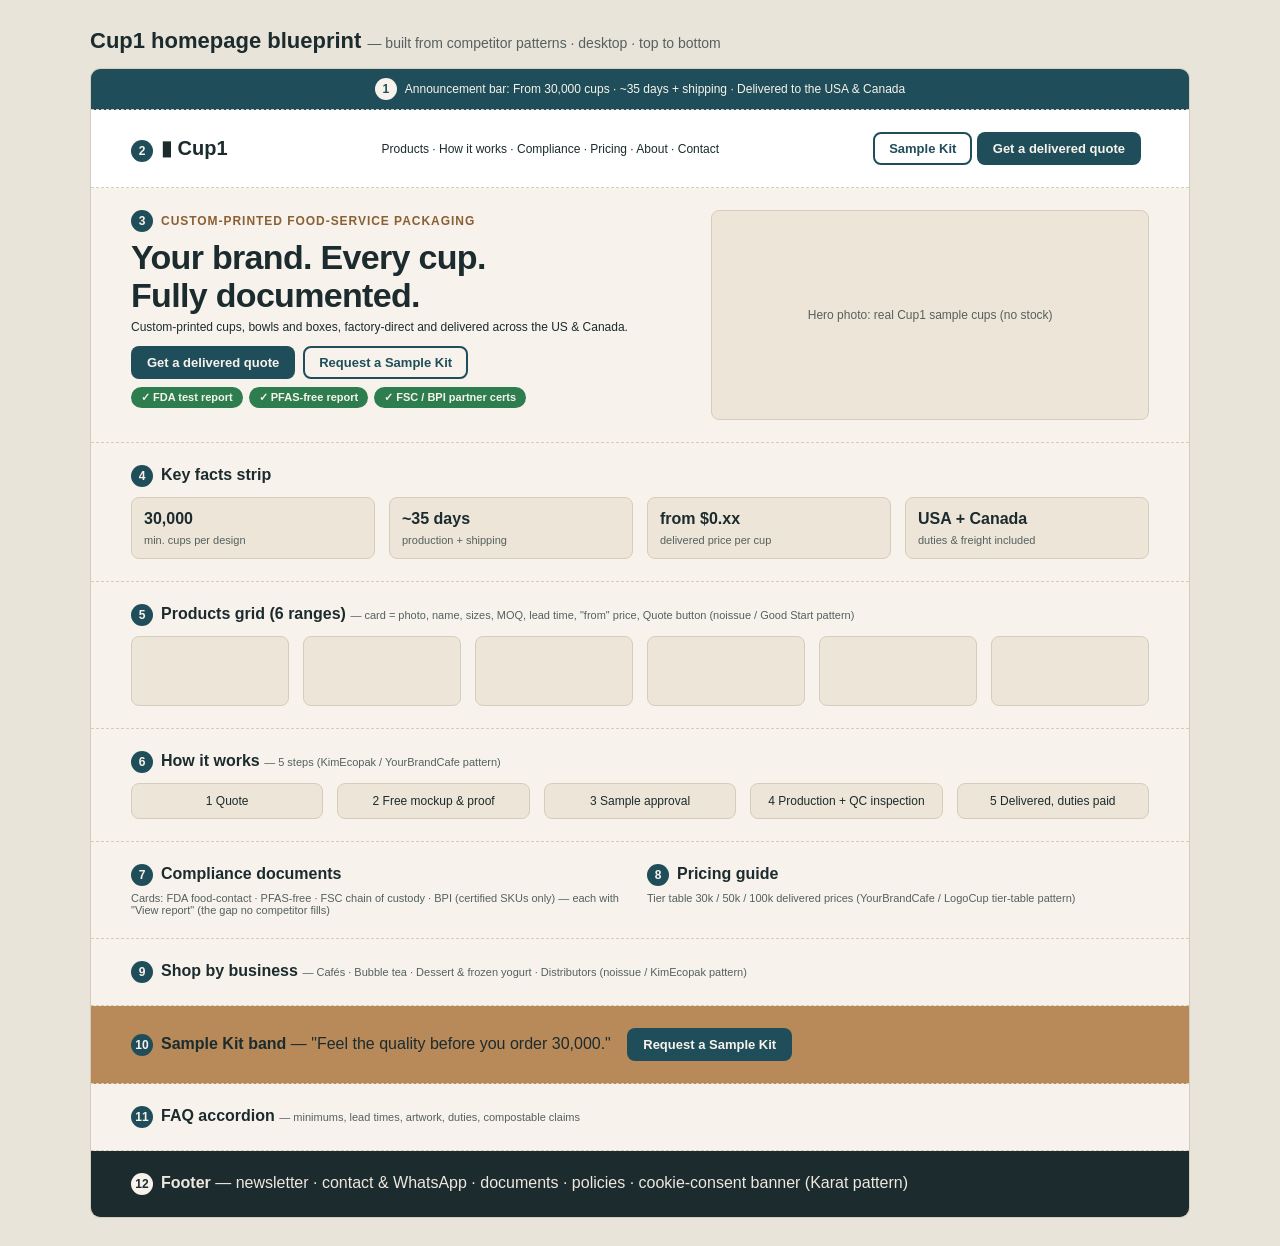
<file: scripts/homepage_blueprint.html>
<!doctype html><html><head><meta charset="utf-8"><style>
*{box-sizing:border-box}body{margin:0;background:#E9E4DA;font-family:Inter,Arial,sans-serif;color:#1C2B2E;padding:28px}
.page{width:1100px;margin:0 auto;background:#F7F3EC;border:1px solid #D6CCBC;border-radius:10px;overflow:hidden}
.lab{position:absolute;left:-0px;top:-0px;font-size:11px;font-weight:700;letter-spacing:.06em;text-transform:uppercase;color:#8A5F33}
.sec{position:relative;padding:22px 40px;border-bottom:1px dashed #D6CCBC}
.num{display:inline-block;width:22px;height:22px;border-radius:999px;background:#1F4E5A;color:#F7F3EC;font-size:12px;font-weight:700;text-align:center;line-height:22px;margin-right:8px}
.t{font-size:11px;color:#55605F;margin-top:6px}
.box{background:#EDE5D8;border-radius:8px;border:1px solid #D6CCBC}
.btn{display:inline-block;background:#1F4E5A;color:#F7F3EC;border-radius:8px;padding:9px 16px;font-size:13px;font-weight:600;margin-right:8px}
.btn2{display:inline-block;border:2px solid #1F4E5A;color:#1F4E5A;border-radius:8px;padding:7px 14px;font-size:13px;font-weight:600}
.chip{display:inline-block;background:#2E7D4F;color:#F7F3EC;border-radius:999px;padding:4px 10px;font-size:11px;font-weight:600;margin:8px 6px 0 0}
.row{display:flex;gap:14px}.c{flex:1}
h1{font-size:34px;line-height:38px;margin:6px 0 6px;font-weight:800;letter-spacing:-.02em}
.small{font-size:12px}
.title{font-weight:800;font-size:15px;margin-bottom:10px}
</style></head><body>
<div style="width:1100px;margin:0 auto 14px;font-weight:800;font-size:22px">Cup1 homepage blueprint <span style="font-weight:400;font-size:14px;color:#55605F">— built from competitor patterns · desktop · top to bottom</span></div>
<div class="page">
 <div class="sec" style="background:#1F4E5A;color:#F7F3EC;padding:9px 40px;font-size:12px;text-align:center"><span class="num" style="background:#F7F3EC;color:#1F4E5A">1</span>Announcement bar: From 30,000 cups · ~35 days + shipping · Delivered to the USA &amp; Canada</div>
 <div class="sec" style="display:flex;align-items:center;justify-content:space-between;background:#fff"><div><span class="num">2</span><b style="font-size:20px">▮ Cup1</b></div><div class="small">Products · How it works · Compliance · Pricing · About · Contact</div><div><span class="btn2">Sample Kit</span> <span class="btn">Get a delivered quote</span></div></div>
 <div class="sec"><div class="row"><div class="c" style="flex:1.3"><span class="num">3</span><span class="small" style="color:#8A5F33;font-weight:700;letter-spacing:.08em">CUSTOM-PRINTED FOOD-SERVICE PACKAGING</span><h1>Your brand. Every cup.<br>Fully documented.</h1><div class="small">Custom-printed cups, bowls and boxes, factory-direct and delivered across the US &amp; Canada.</div><div style="margin-top:12px"><span class="btn">Get a delivered quote</span><span class="btn2">Request a Sample Kit</span></div><div><span class="chip">✓ FDA test report</span><span class="chip">✓ PFAS-free report</span><span class="chip">✓ FSC / BPI partner certs</span></div></div><div class="c box" style="height:210px;display:flex;align-items:center;justify-content:center;font-size:12px;color:#55605F">Hero photo: real Cup1 sample cups (no stock)</div></div></div>
 <div class="sec"><span class="num">4</span><b>Key facts strip</b><div class="row" style="margin-top:10px"><div class="c box" style="padding:12px"><b>30,000</b><div class="t">min. cups per design</div></div><div class="c box" style="padding:12px"><b>~35 days</b><div class="t">production + shipping</div></div><div class="c box" style="padding:12px"><b>from $0.xx</b><div class="t">delivered price per cup</div></div><div class="c box" style="padding:12px"><b>USA + Canada</b><div class="t">duties &amp; freight included</div></div></div></div>
 <div class="sec"><span class="num">5</span><b>Products grid (6 ranges)</b> <span class="t">— card = photo, name, sizes, MOQ, lead time, "from" price, Quote button (noissue / Good Start pattern)</span><div class="row" style="margin-top:10px"><div class="c box" style="height:70px"></div><div class="c box" style="height:70px"></div><div class="c box" style="height:70px"></div><div class="c box" style="height:70px"></div><div class="c box" style="height:70px"></div><div class="c box" style="height:70px"></div></div></div>
 <div class="sec"><span class="num">6</span><b>How it works</b> <span class="t">— 5 steps (KimEcopak / YourBrandCafe pattern)</span><div class="row small" style="margin-top:10px;text-align:center"><div class="c box" style="padding:10px">1 Quote</div><div class="c box" style="padding:10px">2 Free mockup &amp; proof</div><div class="c box" style="padding:10px">3 Sample approval</div><div class="c box" style="padding:10px">4 Production + QC inspection</div><div class="c box" style="padding:10px">5 Delivered, duties paid</div></div></div>
 <div class="sec"><div class="row"><div class="c"><span class="num">7</span><b>Compliance documents</b><div class="t">Cards: FDA food-contact · PFAS-free · FSC chain of custody · BPI (certified SKUs only) — each with "View report" (the gap no competitor fills)</div></div><div class="c"><span class="num">8</span><b>Pricing guide</b><div class="t">Tier table 30k / 50k / 100k delivered prices (YourBrandCafe / LogoCup tier-table pattern)</div></div></div></div>
 <div class="sec"><span class="num">9</span><b>Shop by business</b> <span class="t">— Cafés · Bubble tea · Dessert &amp; frozen yogurt · Distributors (noissue / KimEcopak pattern)</span></div>
 <div class="sec" style="background:#B88A5A;color:#1C2B2E"><span class="num">10</span><b>Sample Kit band</b> — "Feel the quality before you order 30,000." <span class="btn" style="margin-left:12px">Request a Sample Kit</span></div>
 <div class="sec"><span class="num">11</span><b>FAQ accordion</b> <span class="t">— minimums, lead times, artwork, duties, compostable claims</span></div>
 <div class="sec" style="background:#1C2B2E;color:#EEE8DE;border:none"><span class="num" style="background:#F7F3EC;color:#1C2B2E">12</span><b>Footer</b> — newsletter · contact &amp; WhatsApp · documents · policies · cookie-consent banner (Karat pattern)</div>
</div></body></html>
</file>
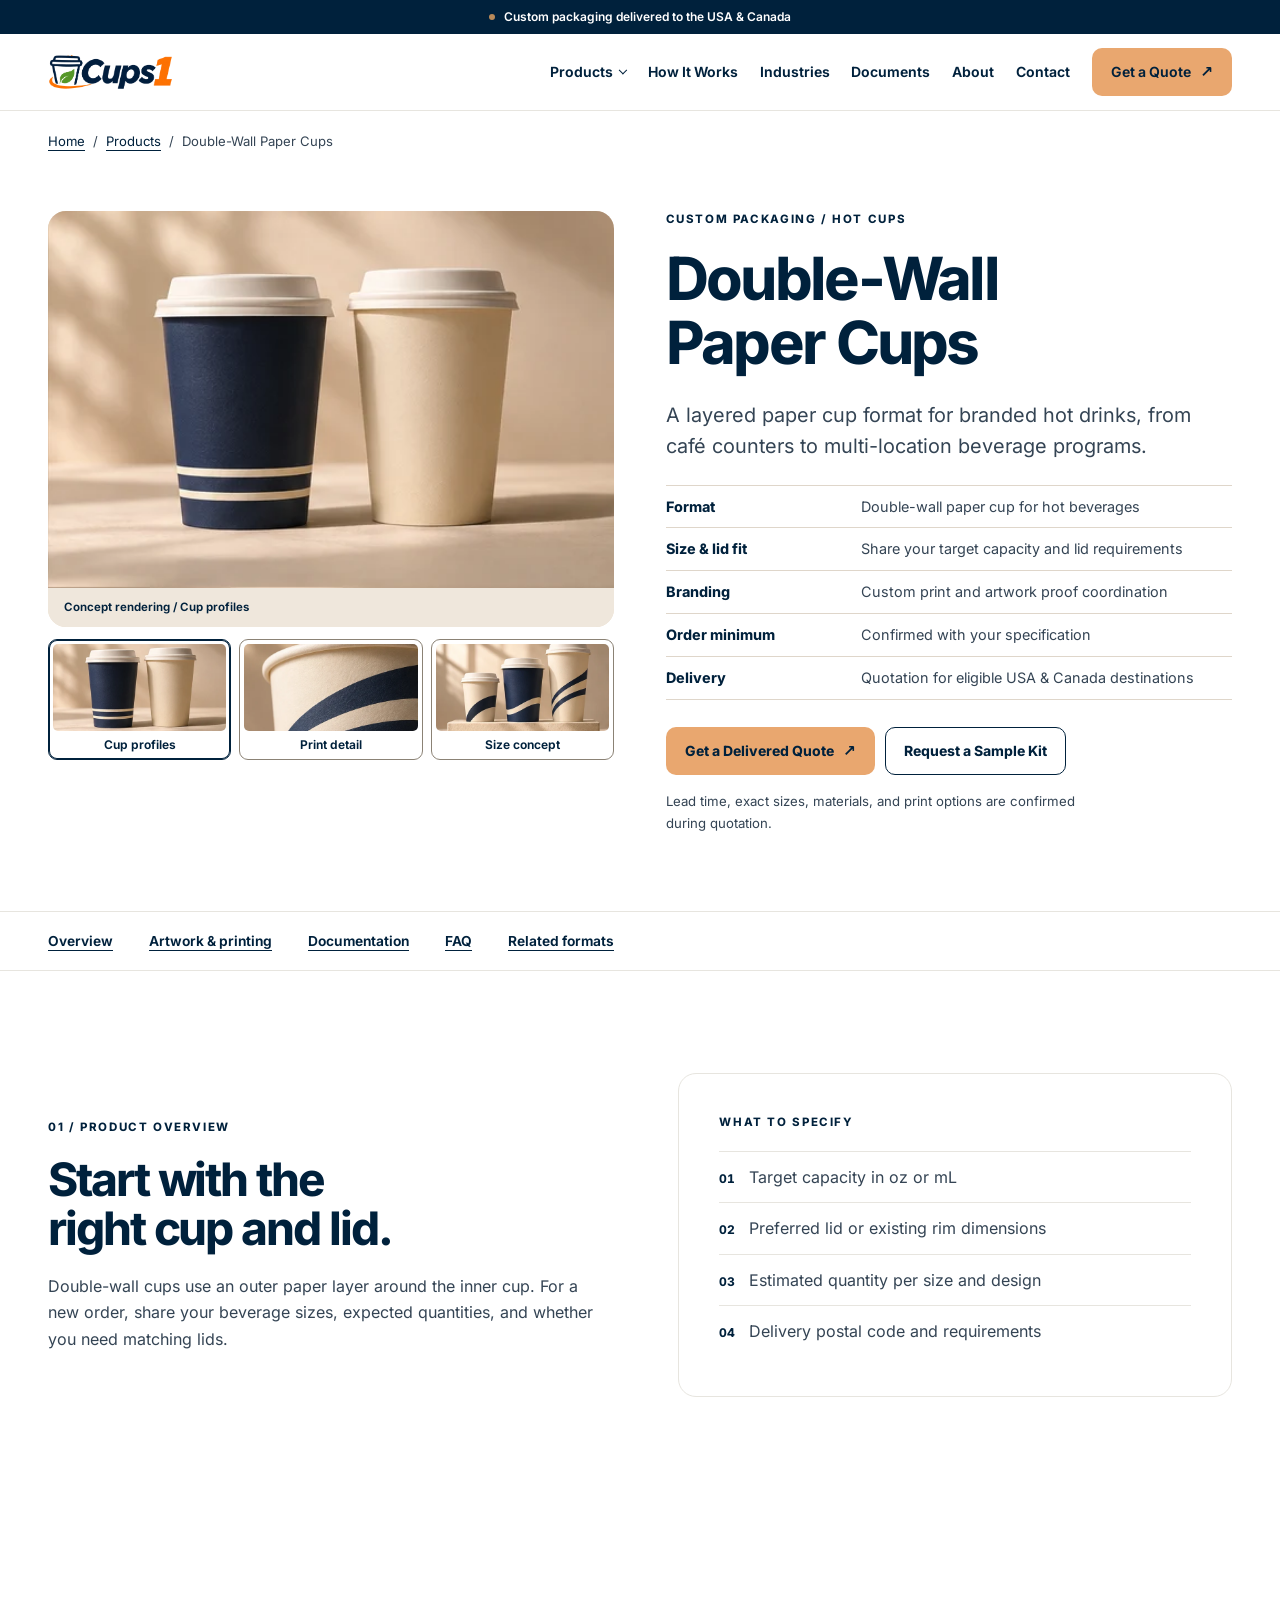
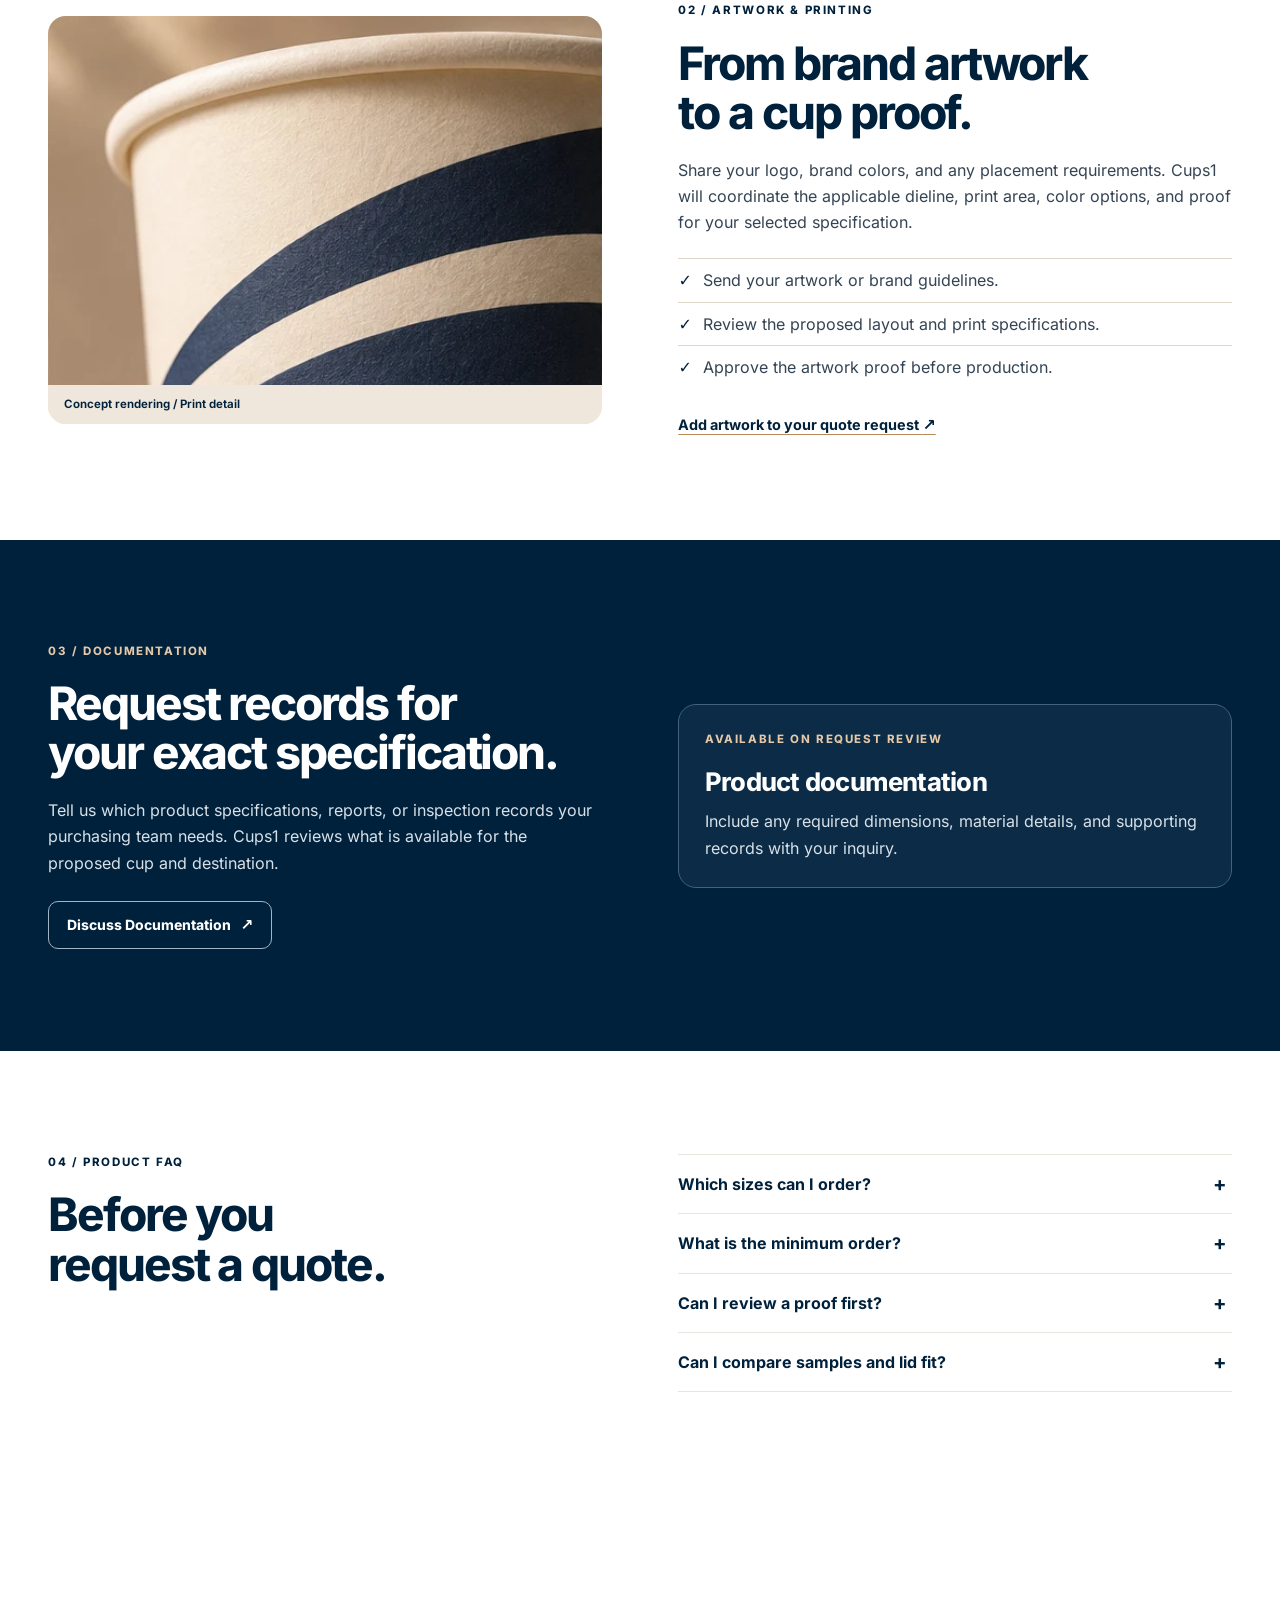
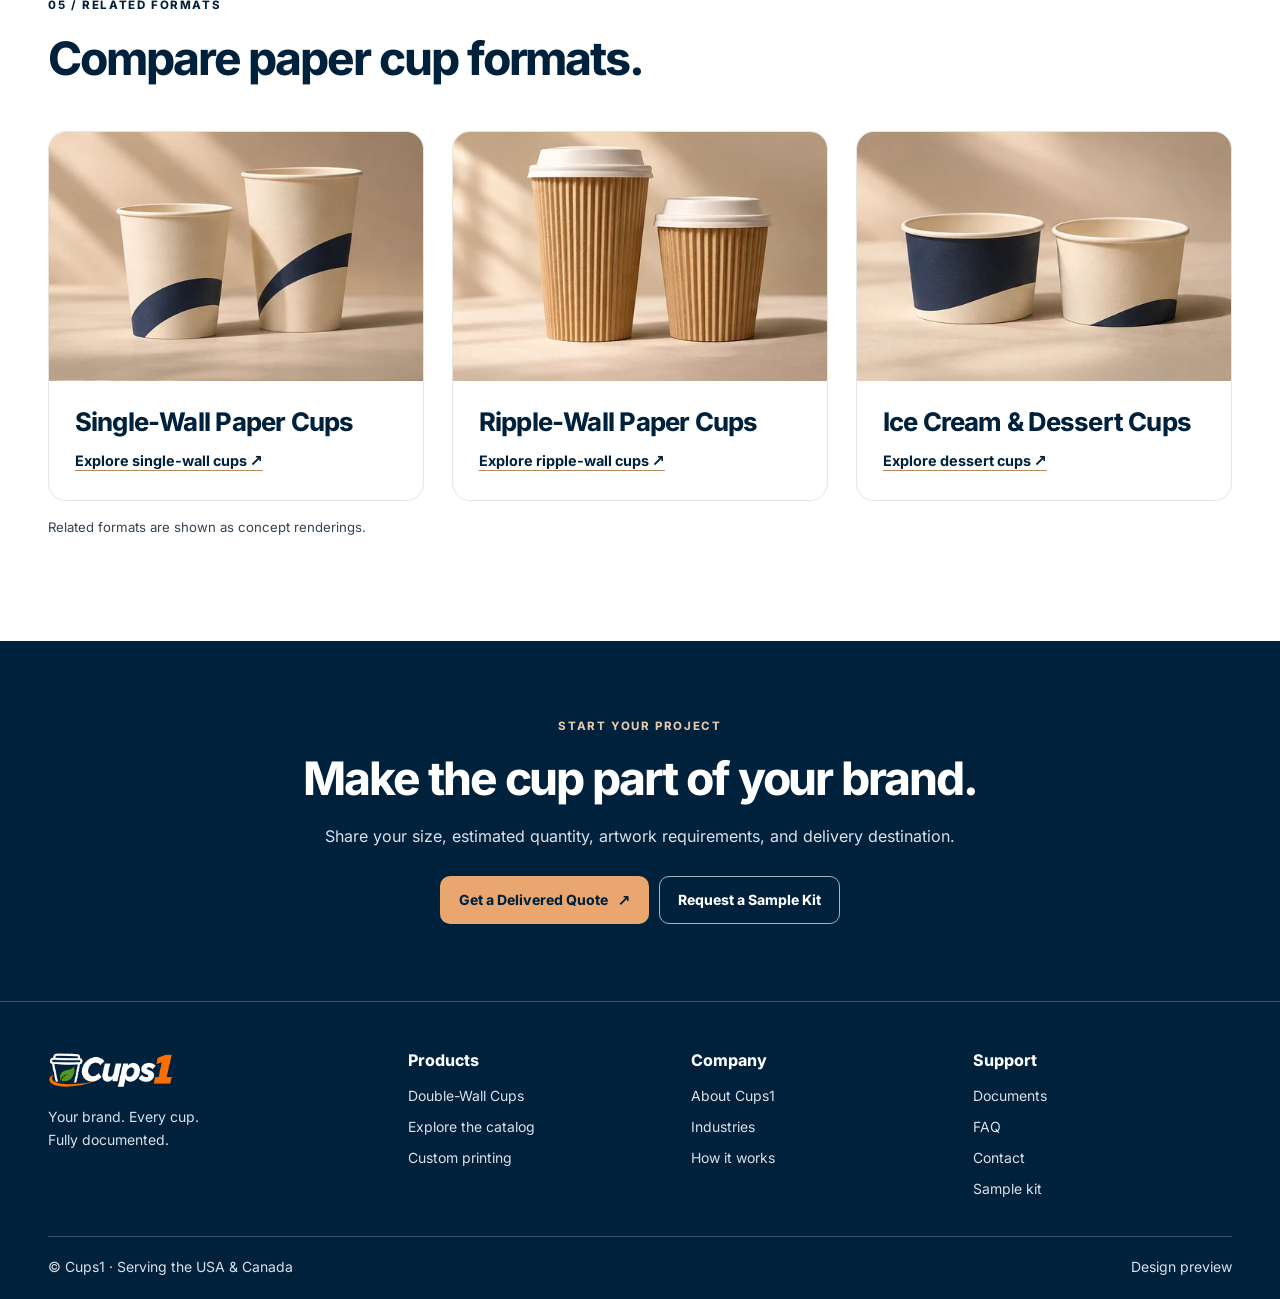
<file: 02-website/design-review/double-wall-paper-cups.html>
<!doctype html>
<html lang="en">
<head>
  <meta charset="utf-8">
  <meta name="viewport" content="width=device-width, initial-scale=1">
  <meta name="robots" content="noindex, nofollow">
  <title>Double-Wall Paper Cups | Cups1</title>
  <link rel="icon" href="../../brand/logo/final/favicon/favicon.svg" type="image/svg+xml">
  <link rel="stylesheet" href="styles.css">
  <script src="preview.js" defer></script>
</head>
<body class="product-page">
  <a class="skip" href="#main">Skip to content</a>
  <div class="announcement"><span aria-hidden="true"></span> Custom packaging delivered to the USA &amp; Canada</div>
  <header class="site-header">
    <div class="shell header-inner">
      <a class="logo" href="index.html" aria-label="Cups1 home"><img src="../../brand/logo/final/cups1-logo-final-nav.png" alt=""></a>
      <button class="menu-toggle" type="button" aria-expanded="false" aria-controls="main-nav">Menu <span aria-hidden="true">☰</span></button>
      <nav id="main-nav" class="main-nav" aria-label="Main navigation">
        <details class="dropdown">
          <summary>Products</summary>
          <div class="dropdown-panel">
            <a href="index.html#products">View all products</a>
            <a href="double-wall-paper-cups.html" aria-current="page">Double-Wall Paper Cups</a>
            <a href="index.html#single-wall">Single-Wall Paper Cups</a>
            <a href="index.html#ripple-wall">Ripple-Wall Paper Cups</a>
            <a href="index.html#dessert">Ice Cream &amp; Dessert Cups</a>
            <a href="index.html#bowls">Kraft Food &amp; Salad Bowls</a>
            <a href="index.html#boxes">Custom Takeaway Boxes</a>
          </div>
        </details>
        <a href="index.html#process">How It Works</a>
        <a href="index.html#industries">Industries</a>
        <a href="index.html#documents">Documents</a>
        <a href="index.html#about">About</a>
        <a href="index.html#contact">Contact</a>
        <a class="button primary" href="index.html?product=double-wall#quote">Get a Quote <span aria-hidden="true">↗</span></a>
      </nav>
    </div>
  </header>

  <main id="main">
    <div class="shell">
      <nav class="breadcrumbs" aria-label="Breadcrumb"><a href="index.html">Home</a><span aria-hidden="true">/</span><a href="index.html#products">Products</a><span aria-hidden="true">/</span><span aria-current="page">Double-Wall Paper Cups</span></nav>
      <section class="product-hero split" aria-labelledby="product-title">
        <div class="product-heading">
          <p class="eyebrow">Custom packaging / Hot cups</p>
          <h1 id="product-title">Double-Wall Paper Cups</h1>
        </div>
        <div class="gallery">
          <figure class="visual"><img id="gallery-image" src="assets/double-wall.webp" alt="Navy and cream double-wall paper cup concepts"><figcaption id="gallery-caption" aria-live="polite">Concept rendering / Cup profiles</figcaption></figure>
          <div class="gallery-controls" role="group" aria-label="Product images">
            <button type="button" aria-pressed="true" data-caption="Cup profiles" data-alt="Navy and cream double-wall paper cup concepts"><img src="assets/double-wall.webp" alt="">Cup profiles</button>
            <button type="button" aria-pressed="false" data-caption="Print detail" data-alt="Close-up concept of navy ink on textured cream paper"><img src="assets/detail.webp" alt="">Print detail</button>
            <button type="button" aria-pressed="false" data-caption="Size concept" data-alt="Three cup concepts shown side by side at different heights"><img src="assets/sizes.webp" alt="">Size concept</button>
          </div>
        </div>
        <div class="product-details">
          <p class="lead">A layered paper cup format for branded hot drinks, from café counters to multi-location beverage programs.</p>
          <dl class="specs">
            <div><dt>Format</dt><dd>Double-wall paper cup for hot beverages</dd></div>
            <div><dt>Size &amp; lid fit</dt><dd>Share your target capacity and lid requirements</dd></div>
            <div><dt>Branding</dt><dd>Custom print and artwork proof coordination</dd></div>
            <div><dt>Order minimum</dt><dd>Confirmed with your specification</dd></div>
            <div><dt>Delivery</dt><dd>Quotation for eligible USA &amp; Canada destinations</dd></div>
          </dl>
          <div class="actions"><a class="button primary" href="index.html?product=double-wall#quote">Get a Delivered Quote <span aria-hidden="true">↗</span></a><a class="button outline" href="index.html?product=double-wall&amp;intent=sample#quote">Request a Sample Kit</a></div>
          <p class="footnote">Lead time, exact sizes, materials, and print options are confirmed during quotation.</p>
        </div>
      </section>
    </div>

    <nav class="product-jump" aria-label="Product page sections"><div class="shell"><a href="#overview">Overview</a><a href="#artwork">Artwork &amp; printing</a><a href="#product-documents">Documentation</a><a href="#product-faq">FAQ</a><a href="#related">Related formats</a></div></nav>

    <section class="section white" id="overview">
      <div class="shell split">
        <div><p class="eyebrow">01 / Product overview</p><h2>Start with the right cup and lid.</h2><p>Double-wall cups use an outer paper layer around the inner cup. For a new order, share your beverage sizes, expected quantities, and whether you need matching lids.</p></div>
        <div class="quote-sheet"><p class="eyebrow">What to specify</p><ol><li>Target capacity in oz or mL</li><li>Preferred lid or existing rim dimensions</li><li>Estimated quantity per size and design</li><li>Delivery postal code and requirements</li></ol></div>
      </div>
    </section>

    <section class="section" id="artwork">
      <div class="shell split">
        <figure class="visual"><img src="assets/detail.webp" alt="Illustration of navy artwork printed on textured cream paper" loading="lazy"><figcaption>Concept rendering / Print detail</figcaption></figure>
        <div><p class="eyebrow">02 / Artwork &amp; printing</p><h2>From brand artwork to a cup proof.</h2><p>Share your logo, brand colors, and any placement requirements. Cups1 will coordinate the applicable dieline, print area, color options, and proof for your selected specification.</p><ol class="check-list"><li>Send your artwork or brand guidelines.</li><li>Review the proposed layout and print specifications.</li><li>Approve the artwork proof before production.</li></ol><a class="text-link" href="index.html?product=double-wall#artwork-field">Add artwork to your quote request <span aria-hidden="true">↗</span></a></div>
      </div>
    </section>

    <section class="section dark" id="product-documents">
      <div class="shell split">
        <div><p class="eyebrow">03 / Documentation</p><h2>Request records for your exact specification.</h2><p>Tell us which product specifications, reports, or inspection records your purchasing team needs. Cups1 reviews what is available for the proposed cup and destination.</p><a class="button light-outline" href="index.html?product=double-wall#quote">Discuss Documentation <span aria-hidden="true">↗</span></a></div>
        <div class="document-grid"><article><p class="eyebrow">Available on request review</p><h3>Product documentation</h3><p>Include any required dimensions, material details, and supporting records with your inquiry.</p></article></div>
      </div>
    </section>

    <section class="section white" id="product-faq">
      <div class="shell split faq">
        <div><p class="eyebrow">04 / Product FAQ</p><h2>Before you request a quote.</h2></div>
        <div class="accordions">
          <details><summary>Which sizes can I order?</summary><p>Share your target capacity. Cups1 will confirm the sizes and lid fit available for the proposed order.</p></details>
          <details><summary>What is the minimum order?</summary><p>The minimum depends on cup size, artwork, and supplier requirements. Provide your estimated volume so we can review the options.</p></details>
          <details><summary>Can I review a proof first?</summary><p>Yes. Cups1 coordinates an artwork proof for approval before production.</p></details>
          <details><summary>Can I compare samples and lid fit?</summary><p>Include the sizes and lid requirements you want to evaluate. Cups1 will review available samples and applicable terms.</p></details>
        </div>
      </div>
    </section>

    <section class="section" id="related">
      <div class="shell">
        <div class="section-heading"><p class="eyebrow">05 / Related formats</p><h2>Compare paper cup formats.</h2></div>
        <div class="grid three">
          <article class="card"><a class="image-link" href="index.html#single-wall"><img src="assets/single-wall.webp" alt="Single-wall cup concept renderings" loading="lazy"></a><div class="card-body"><h3>Single-Wall Paper Cups</h3><a class="text-link" href="index.html#single-wall">Explore single-wall cups <span aria-hidden="true">↗</span></a></div></article>
          <article class="card"><a class="image-link" href="index.html#ripple-wall"><img src="assets/ripple-wall.webp" alt="Ripple-wall cup concept renderings" loading="lazy"></a><div class="card-body"><h3>Ripple-Wall Paper Cups</h3><a class="text-link" href="index.html#ripple-wall">Explore ripple-wall cups <span aria-hidden="true">↗</span></a></div></article>
          <article class="card"><a class="image-link" href="index.html#dessert"><img src="assets/dessert.webp" alt="Dessert cup concept renderings" loading="lazy"></a><div class="card-body"><h3>Ice Cream &amp; Dessert Cups</h3><a class="text-link" href="index.html#dessert">Explore dessert cups <span aria-hidden="true">↗</span></a></div></article>
        </div>
        <p class="footnote">Related formats are shown as concept renderings.</p>
      </div>
    </section>

    <section class="section dark final-cta">
      <div class="shell"><p class="eyebrow">Start your project</p><h2>Make the cup part of your brand.</h2><p>Share your size, estimated quantity, artwork requirements, and delivery destination.</p><div class="actions"><a class="button primary" href="index.html?product=double-wall#quote">Get a Delivered Quote <span aria-hidden="true">↗</span></a><a class="button light-outline" href="index.html?product=double-wall&amp;intent=sample#quote">Request a Sample Kit</a></div></div>
    </section>
  </main>

  <footer class="footer">
    <div class="shell">
      <div class="footer-grid">
        <div><a class="logo" href="index.html" aria-label="Cups1 home"><img src="../../brand/logo/final/cups1-logo-final-nav-reversed.png" alt=""></a><p>Your brand. Every cup.<br>Fully documented.</p></div>
        <div><h2>Products</h2><a href="double-wall-paper-cups.html">Double-Wall Cups</a><a href="index.html#products">Explore the catalog</a><a href="index.html#branding">Custom printing</a></div>
        <div><h2>Company</h2><a href="index.html#about">About Cups1</a><a href="index.html#industries">Industries</a><a href="index.html#process">How it works</a></div>
        <div><h2>Support</h2><a href="index.html#documents">Documents</a><a href="index.html#faq">FAQ</a><a href="index.html#contact">Contact</a><a href="index.html?intent=sample#quote">Sample kit</a></div>
      </div>
      <div class="footer-base"><span>© Cups1 · Serving the USA &amp; Canada</span><span>Design preview</span></div>
    </div>
  </footer>
</body>
</html>
</file>
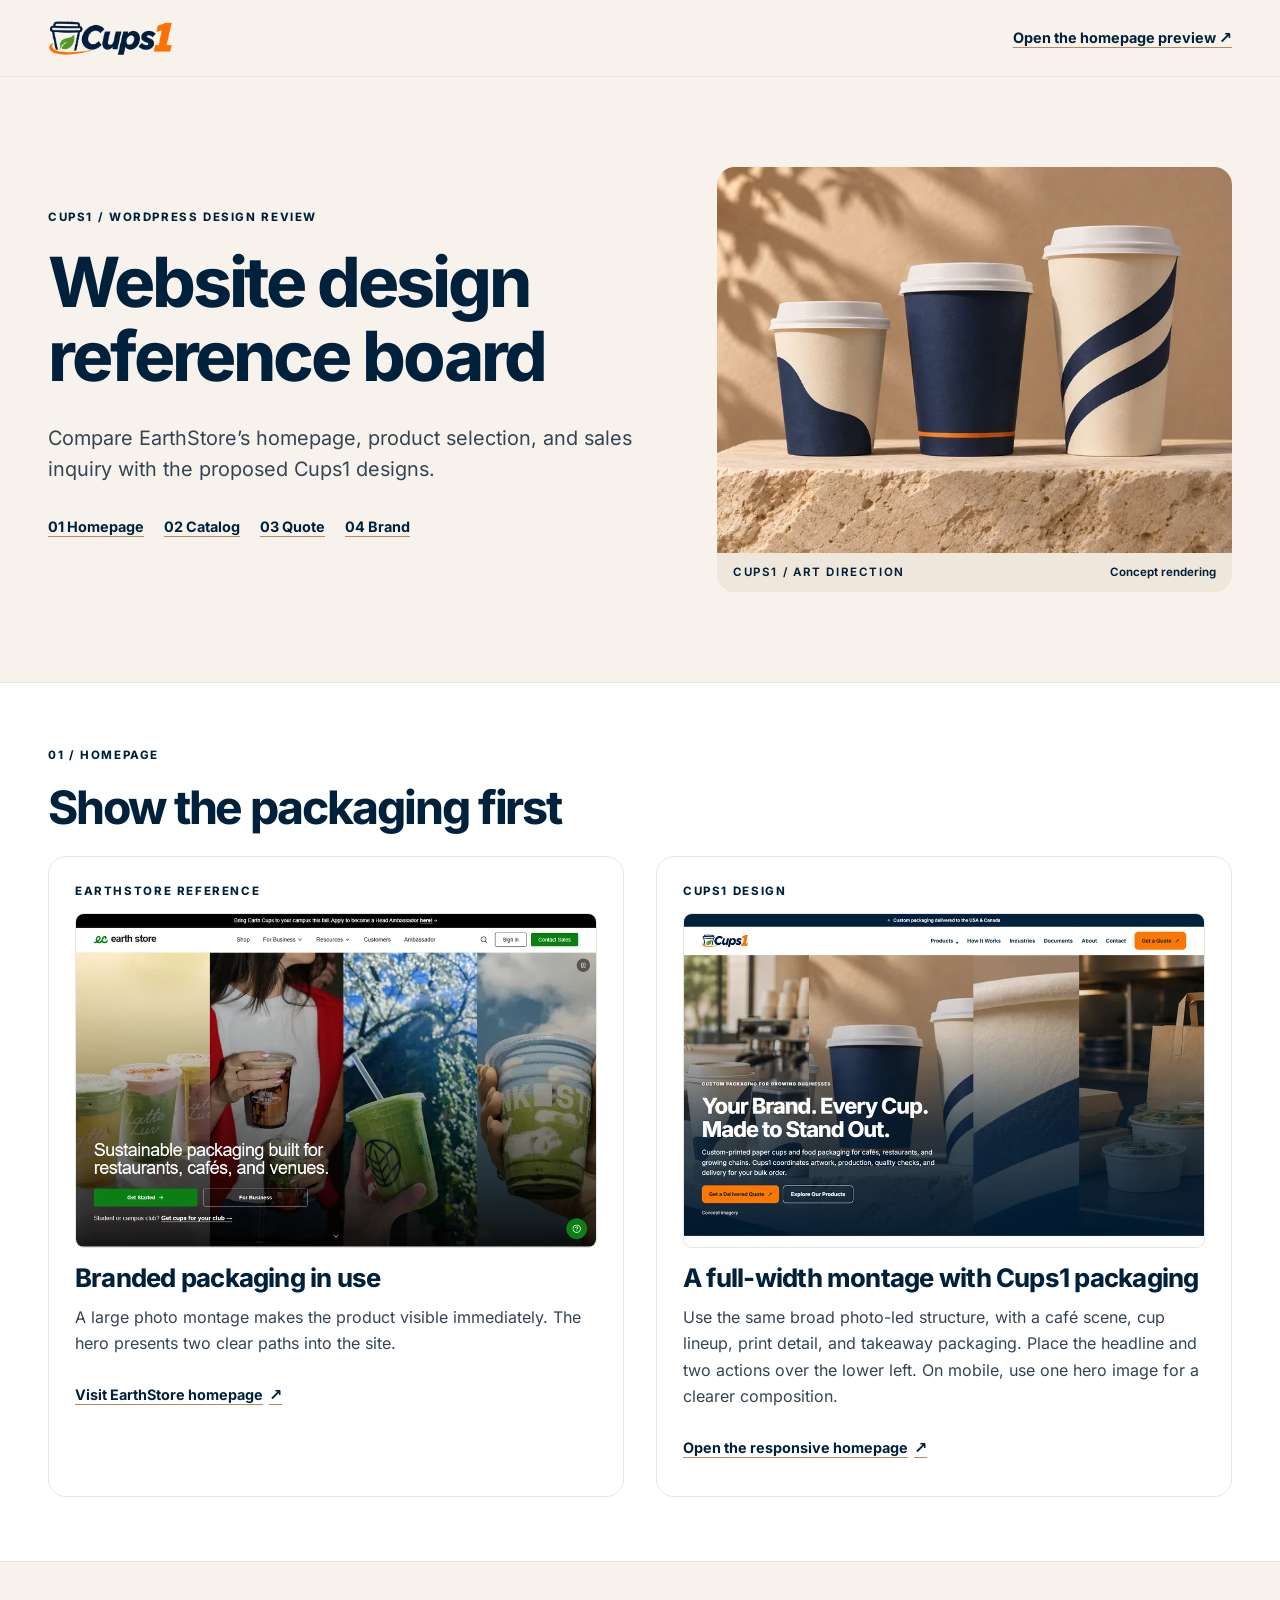
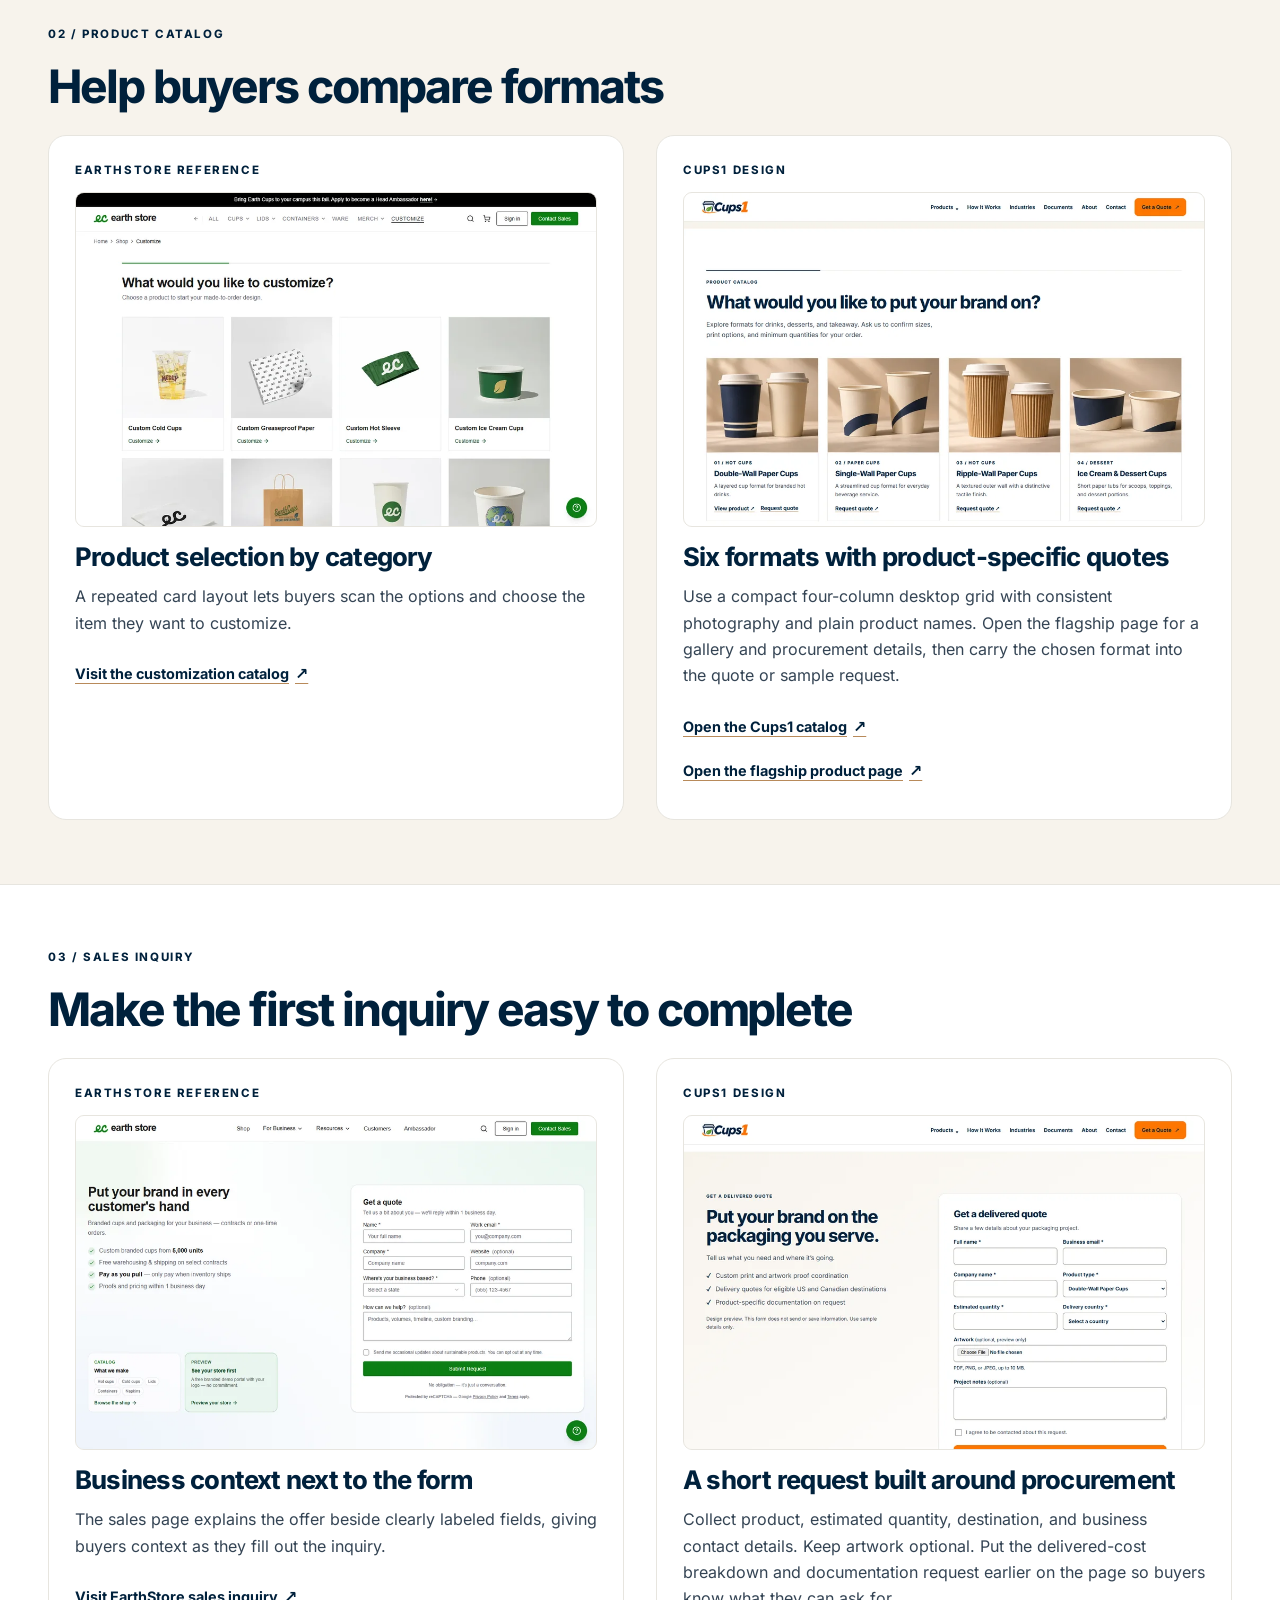
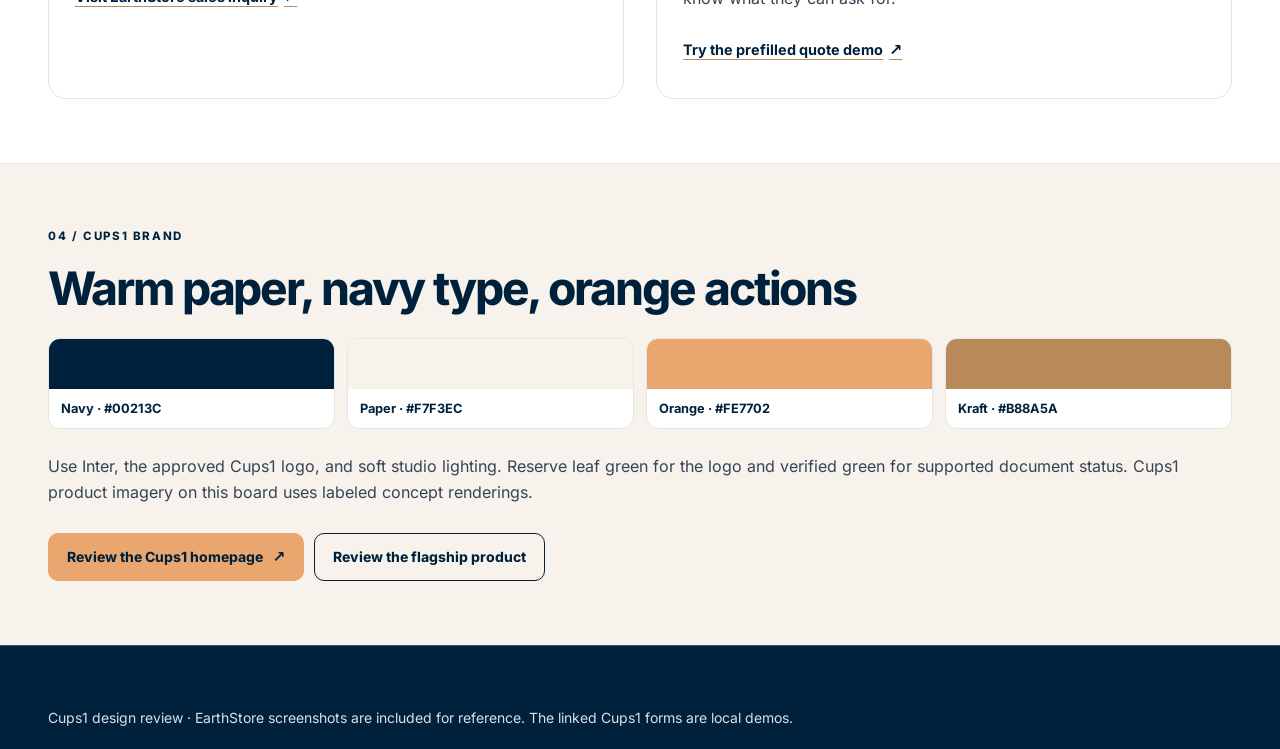
<file: 02-website/design-review/reference-board.html>
<!doctype html>
<html lang="en">
<head>
  <meta charset="utf-8">
  <meta name="viewport" content="width=device-width, initial-scale=1">
  <meta name="robots" content="noindex, nofollow">
  <title>Cups1 — Website Design Reference Board</title>
  <link rel="icon" href="../../brand/logo/final/favicon/favicon.svg" type="image/svg+xml">
  <link rel="stylesheet" href="styles.css">
  <style>
    .board-header { border-bottom: 1px solid var(--line); }
    .board-header .shell { display: flex; align-items: center; justify-content: space-between; flex-wrap: wrap; gap: 12px; padding-block: 15px; }
    .board-header .text-link { padding-block: 10px; }
    .board-intro { display: grid; grid-template-columns: 1.15fr 1fr; align-items: center; gap: clamp(24px, 6vw, 84px); padding-block: clamp(38px, 7vw, 92px); }
    .board-intro h1 { font-size: clamp(2.5rem, 5.4vw, 4.75rem); text-wrap: initial; }
    .board-intro .lead { max-width: 47ch; }
    .board-intro .visual img { aspect-ratio: 4 / 3; }
    .board-nav { display: flex; flex-wrap: wrap; gap: 6px 20px; margin-top: 20px; }
    .board-nav a { display: inline-flex; align-items: center; min-height: 44px; }
    .board-panel { border-top: 1px solid var(--line); padding-block: clamp(36px, 5vw, 70px); }
    .board-panel h2 { margin-bottom: 24px; }
    .compare { display: grid; grid-template-columns: repeat(2, minmax(0, 1fr)); gap: clamp(16px, 2.5vw, 32px); }
    .compare article { border: 1px solid var(--line); border-radius: var(--card-radius); background: var(--white); padding: clamp(14px, 2.1vw, 26px); }
    .compare figure { margin-bottom: 15px; }
    .compare figure img { width: 100%; aspect-ratio: 14 / 9; object-fit: cover; object-position: top; border: 1px solid var(--line); border-radius: 9px; background: var(--muted); }
    .compare figure a { display: block; }
    .compare .eyebrow { margin-bottom: 12px; }
    .compare h3 { text-wrap: initial; }
    .compare .text-link { display: inline-flex; align-items: center; gap: 6px; min-height: 44px; }
    .swatches { list-style: none; margin: 24px 0; padding: 0; display: grid; grid-template-columns: repeat(4, minmax(0, 1fr)); gap: 12px; }
    .swatches li { overflow: hidden; border: 1px solid var(--line); border-radius: 12px; background: var(--white); }
    .swatches span { display: block; min-height: 50px; background: var(--swatch); }
    .swatches b { display: block; padding: 9px 12px; color: var(--navy); font-size: .8rem; }
    @media (max-width: 720px) {
      .board-intro, .compare { grid-template-columns: minmax(0, 1fr); }
      .swatches { grid-template-columns: repeat(2, minmax(0, 1fr)); }
    }
  </style>
</head>
<body>
  <a class="skip" href="#main">Skip to content</a>
  <header class="board-header">
    <div class="shell">
      <a href="index.html" class="logo" aria-label="Cups1 homepage preview"><img src="../../brand/logo/final/cups1-logo-final-nav.png" alt=""></a>
      <a href="index.html" class="text-link">Open the homepage preview <span aria-hidden="true">↗</span></a>
    </div>
  </header>
  <main id="main">
    <section class="shell board-intro">
      <div>
        <p class="eyebrow">Cups1 / WordPress design review</p>
        <h1>Website design reference board</h1>
        <p class="lead">Compare EarthStore’s homepage, product selection, and sales inquiry with the proposed Cups1 designs.</p>
        <nav class="board-nav" aria-label="Reference board sections">
          <a class="text-link" href="#homepage">01 Homepage</a>
          <a class="text-link" href="#catalog">02 Catalog</a>
          <a class="text-link" href="#quote">03 Quote</a>
          <a class="text-link" href="#brand">04 Brand</a>
        </nav>
      </div>
      <figure class="visual">
        <img src="assets/hero-small.webp" alt="Three paper cup concepts with navy and cream graphics on a limestone stand" width="768" height="576" style="height:auto">
        <figcaption><span>CUPS1 / ART DIRECTION</span> Concept rendering</figcaption>
      </figure>
    </section>

    <section class="board-panel white" id="homepage">
      <div class="shell">
        <p class="eyebrow">01 / Homepage</p>
        <h2>Show the packaging first</h2>
        <div class="compare">
          <article>
            <p class="eyebrow">EarthStore reference</p>
            <figure><a href="reference-images/earthstore-home.webp"><img src="reference-images/earthstore-home.webp" alt="Enlarge EarthStore’s homepage with a full-width montage of branded cups" loading="lazy"></a></figure>
            <h3>Branded packaging in use</h3>
            <p>A large photo montage makes the product visible immediately. The hero presents two clear paths into the site.</p>
            <a class="text-link" href="https://www.earthstore.com/">Visit EarthStore homepage <span aria-hidden="true">↗</span></a>
          </article>
          <article>
            <p class="eyebrow">Cups1 design</p>
            <figure><a href="reference-images/cups1-home.webp"><img src="reference-images/cups1-home.webp" alt="Enlarge the Cups1 full-width packaging montage with an overlaid headline and orange quote action" loading="lazy"></a></figure>
            <h3>A full-width montage with Cups1 packaging</h3>
            <p>Use the same broad photo-led structure, with a café scene, cup lineup, print detail, and takeaway packaging. Place the headline and two actions over the lower left. On mobile, use one hero image for a clearer composition.</p>
            <a class="text-link" href="index.html">Open the responsive homepage <span aria-hidden="true">↗</span></a>
          </article>
        </div>
      </div>
    </section>

    <section class="board-panel" id="catalog">
      <div class="shell">
        <p class="eyebrow">02 / Product catalog</p>
        <h2>Help buyers compare formats</h2>
        <div class="compare">
          <article>
            <p class="eyebrow">EarthStore reference</p>
            <figure><a href="reference-images/earthstore-catalog.webp"><img src="reference-images/earthstore-catalog.webp" alt="Enlarge EarthStore’s customization catalog with a consistent product card grid" loading="lazy"></a></figure>
            <h3>Product selection by category</h3>
            <p>A repeated card layout lets buyers scan the options and choose the item they want to customize.</p>
            <a class="text-link" href="https://www.earthstore.com/shop/customize">Visit the customization catalog <span aria-hidden="true">↗</span></a>
          </article>
          <article>
            <p class="eyebrow">Cups1 design</p>
            <figure><a href="reference-images/cups1-catalog.webp"><img src="reference-images/cups1-catalog.webp" alt="Enlarge Cups1’s warm studio product grid with clear product names and quotation links" loading="lazy"></a></figure>
            <h3>Six formats with product-specific quotes</h3>
            <p>Use a compact four-column desktop grid with consistent photography and plain product names. Open the flagship page for a gallery and procurement details, then carry the chosen format into the quote or sample request.</p>
            <a class="text-link" href="index.html#products">Open the Cups1 catalog <span aria-hidden="true">↗</span></a>
            <br>
            <a class="text-link" href="double-wall-paper-cups.html">Open the flagship product page <span aria-hidden="true">↗</span></a>
          </article>
        </div>
      </div>
    </section>

    <section class="board-panel white" id="quote">
      <div class="shell">
        <p class="eyebrow">03 / Sales inquiry</p>
        <h2>Make the first inquiry easy to complete</h2>
        <div class="compare">
          <article>
            <p class="eyebrow">EarthStore reference</p>
            <figure><a href="reference-images/earthstore-sales.webp"><img src="reference-images/earthstore-sales.webp" alt="Enlarge EarthStore’s sales page with business copy beside an inquiry form" loading="lazy"></a></figure>
            <h3>Business context next to the form</h3>
            <p>The sales page explains the offer beside clearly labeled fields, giving buyers context as they fill out the inquiry.</p>
            <a class="text-link" href="https://www.earthstore.com/contact-sales">Visit EarthStore sales inquiry <span aria-hidden="true">↗</span></a>
          </article>
          <article>
            <p class="eyebrow">Cups1 design</p>
            <figure><a href="reference-images/cups1-sales.webp"><img src="reference-images/cups1-sales.webp" alt="Enlarge the Cups1 inquiry with a selected product, estimated quantity, destination, and optional artwork" loading="lazy"></a></figure>
            <h3>A short request built around procurement</h3>
            <p>Collect product, estimated quantity, destination, and business contact details. Keep artwork optional. Put the delivered-cost breakdown and documentation request earlier on the page so buyers know what they can ask for.</p>
            <a class="text-link" href="index.html?product=double-wall#quote">Try the prefilled quote demo <span aria-hidden="true">↗</span></a>
          </article>
        </div>
      </div>
    </section>

    <section class="board-panel" id="brand">
      <div class="shell">
        <p class="eyebrow">04 / Cups1 brand</p>
        <h2>Warm paper, navy type, orange actions</h2>
        <ul class="swatches" aria-label="Main Cups1 colors">
          <li><span style="--swatch:var(--navy)" aria-hidden="true"></span><b>Navy · #00213C</b></li>
          <li><span style="--swatch:var(--paper)" aria-hidden="true"></span><b>Paper · #F7F3EC</b></li>
          <li><span style="--swatch:var(--orange)" aria-hidden="true"></span><b>Orange · #FE7702</b></li>
          <li><span style="--swatch:var(--kraft)" aria-hidden="true"></span><b>Kraft · #B88A5A</b></li>
        </ul>
        <p>Use Inter, the approved Cups1 logo, and soft studio lighting. Reserve leaf green for the logo and verified green for supported document status. Cups1 product imagery on this board uses labeled concept renderings.</p>
        <div class="actions">
          <a class="button primary" href="index.html">Review the Cups1 homepage <span aria-hidden="true">↗</span></a>
          <a class="button outline" href="double-wall-paper-cups.html">Review the flagship product</a>
        </div>
      </div>
    </section>
  </main>
  <footer class="footer">
    <div class="shell"><p>Cups1 design review · EarthStore screenshots are included for reference. The linked Cups1 forms are local demos.</p></div>
  </footer>
</body>
</html>
</file>
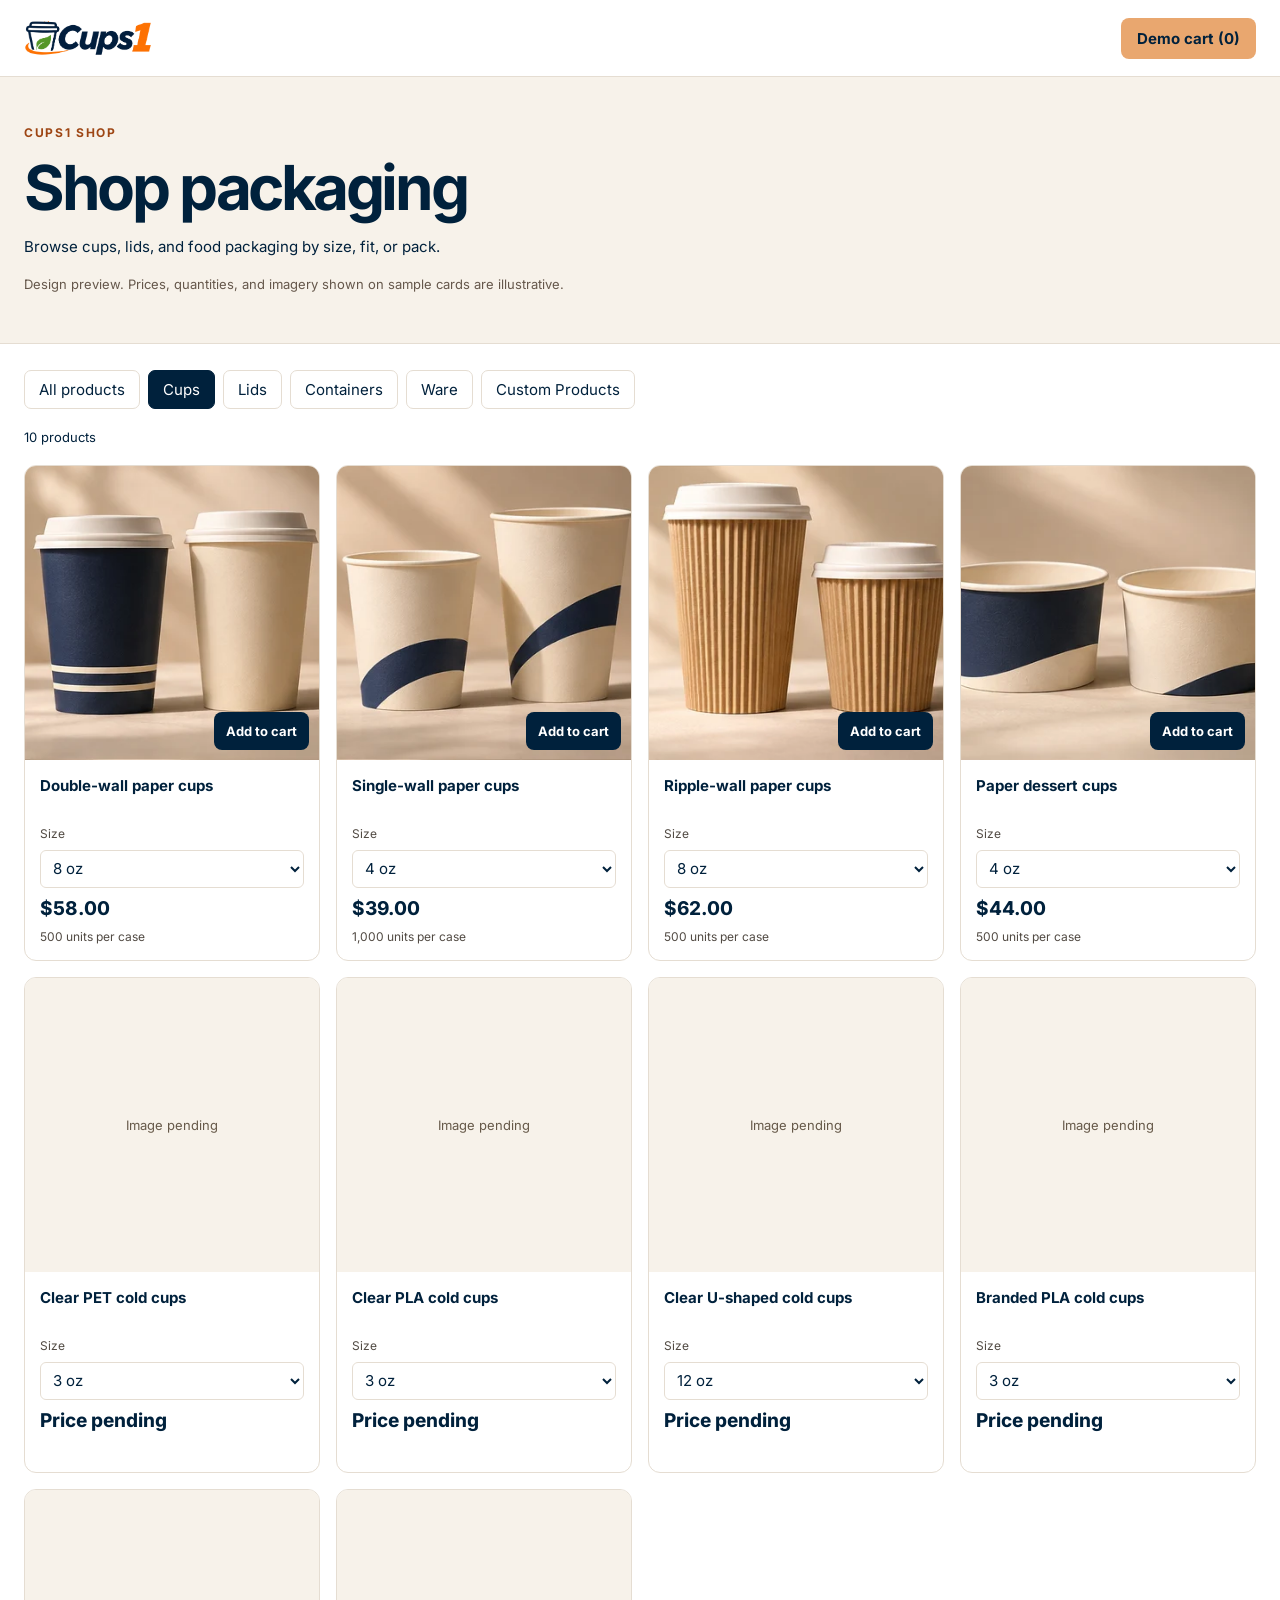
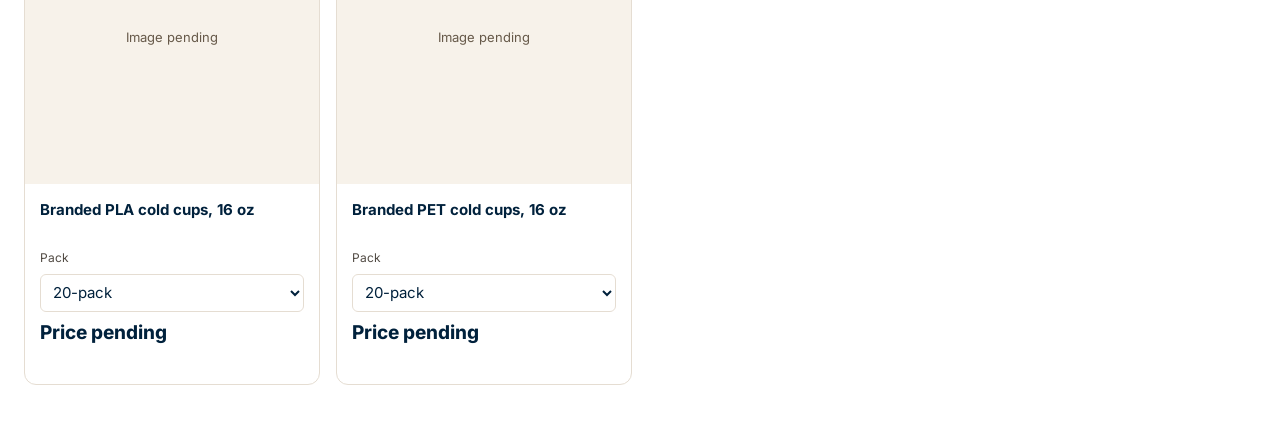
<file: 02-website/design-review/shop.html>
<!doctype html>
<html lang="en">
<meta charset="utf-8">
<meta name="viewport" content="width=device-width, initial-scale=1">
<title>Shop packaging · Cups1</title>
<style>
@font-face{font-family:Inter;src:url(assets/inter-latin.woff2)}
:root{--navy:#00213c;--apricot:#e9a76f;--hover:#9e4614;--paper:#f7f2ea;--line:#e5ddd2}
*{box-sizing:border-box}body{margin:0;color:var(--navy);background:#fff;font:15px Inter,Arial,sans-serif}button,select{font:inherit;color:inherit}button,select{cursor:pointer}button:focus-visible,select:focus-visible{outline:3px solid var(--hover);outline-offset:3px}
.wrap{width:min(1340px,calc(100% - 48px));margin:auto}header{border-bottom:1px solid var(--line)}.top{display:flex;align-items:center;justify-content:space-between;min-height:76px}.brand{width:128px;height:auto}.button{border:0;background:var(--apricot);border-radius:8px;padding:11px 16px;font-weight:700}.button:hover{background:var(--hover);color:white}
.hero{background:var(--paper);border-bottom:1px solid var(--line);padding:48px 0}.eyebrow{font-size:12px;letter-spacing:.14em;text-transform:uppercase;font-weight:700;color:var(--hover)}h1{font-size:clamp(34px,6vw,62px);letter-spacing:-.055em;margin:10px 0}.hero p{margin:0;line-height:1.6}.notice{font-size:13px;color:#65574b;margin-top:15px!important}
nav{display:flex;gap:8px;flex-wrap:wrap;margin-top:26px}nav button{padding:9px 14px;border-radius:7px;border:1px solid var(--line);background:white}nav button[aria-pressed=true]{background:var(--navy);color:white;border-color:var(--navy)}
#count{font-size:13px;margin:20px 0}.grid{display:grid;grid-template-columns:repeat(auto-fit,minmax(min(100%,235px),1fr));gap:16px;padding-bottom:40px}.card{border:1px solid var(--line);border-radius:12px;overflow:hidden;display:flex;flex-direction:column;min-width:0}.card:hover{border-color:var(--apricot)}.media{position:relative;aspect-ratio:1;background:var(--paper);display:grid;place-items:center;color:#665949;font-size:13px}.media img{width:100%;height:100%;object-fit:cover;position:absolute}.quick{position:absolute;right:10px;bottom:10px;border:0;border-radius:8px;background:var(--navy);color:white;min-height:38px;padding:0 12px;font-weight:700;font-size:13px}.quick:disabled{opacity:.5;cursor:default}.body{padding:15px;display:grid;gap:9px}.body h2{font-size:15px;line-height:1.4;margin:0;min-height:42px}.body label,.case{font-size:12px;color:#514a43}.body select{min-width:0;width:100%;height:38px;background:white;border:1px solid var(--line);border-radius:6px;padding:0 8px}.price{font-size:19px;font-weight:750}.case{min-height:16px}dialog{color:var(--navy);border:1px solid var(--line);border-radius:12px;width:min(500px,calc(100% - 32px));padding:24px}dialog::backdrop{background:#00213c80}li{margin-bottom:10px}
@media(max-width:560px){.wrap{width:calc(100% - 28px)}.grid{grid-template-columns:1fr 1fr;gap:10px}.body{padding:10px}.hero{padding:32px 0}.price{font-size:16px}}
</style>
<header><div class="wrap top"><img class="brand" src="../../brand/logo/final/cups1-logo-final-nav.png" alt="Cups1"><button class="button" id="cart">Demo cart (0)</button></div></header>
<section class="hero"><div class="wrap"><div class="eyebrow">Cups1 shop</div><h1>Shop packaging</h1><p>Browse cups, lids, and food packaging by size, fit, or pack.</p><p class="notice">Design preview. Prices, quantities, and imagery shown on sample cards are illustrative.</p></div></section>
<main class="wrap"><nav aria-label="Product collections"></nav><p id="count" aria-live="polite"></p><div class="grid" id="products"></div><p id="status" role="status"></p></main>
<dialog id="bag" aria-labelledby="bag-title"><form method="dialog"><button class="button">Close</button></form><h2 id="bag-title">Demo cart</h2><ul></ul><p id="total"></p></dialog>
<script>
const products = [
  {
    "sku": "C1-DW",
    "name": "Double-wall paper cups",
    "category": "Cups",
    "attribute": "Size",
    "options": [
      "8 oz",
      "12 oz",
      "16 oz"
    ],
    "defaultOption": "8 oz"
  },
  {
    "sku": "C1-SW",
    "name": "Single-wall paper cups",
    "category": "Cups",
    "attribute": "Size",
    "options": [
      "4 oz",
      "8 oz",
      "10 oz",
      "12 oz",
      "16 oz",
      "20 oz"
    ],
    "defaultOption": "4 oz"
  },
  {
    "sku": "C1-RW",
    "name": "Ripple-wall paper cups",
    "category": "Cups",
    "attribute": "Size",
    "options": [
      "8 oz",
      "12 oz",
      "16 oz"
    ],
    "defaultOption": "8 oz"
  },
  {
    "sku": "C1-DS",
    "name": "Paper dessert cups",
    "category": "Cups",
    "attribute": "Size",
    "options": [
      "4 oz",
      "8 oz",
      "12 oz",
      "16 oz"
    ],
    "defaultOption": "4 oz"
  },
  {
    "sku": "C1-CC-PET",
    "name": "Clear PET cold cups",
    "category": "Cups",
    "attribute": "Size",
    "options": [
      "3 oz",
      "5 oz",
      "7 oz",
      "9 oz",
      "10 oz",
      "12 oz",
      "16 oz",
      "20 oz",
      "24 oz",
      "32 oz"
    ],
    "defaultOption": "3 oz"
  },
  {
    "sku": "C1-CC-PLA",
    "name": "Clear PLA cold cups",
    "category": "Cups",
    "attribute": "Size",
    "options": [
      "3 oz",
      "5 oz",
      "7 oz",
      "9 oz",
      "10 oz",
      "12 oz",
      "16 oz",
      "20 oz",
      "24 oz",
      "32 oz"
    ],
    "defaultOption": "3 oz"
  },
  {
    "sku": "C1-CC-U",
    "name": "Clear U-shaped cold cups",
    "category": "Cups",
    "attribute": "Size",
    "options": [
      "12 oz",
      "16 oz",
      "24 oz"
    ],
    "defaultOption": "12 oz"
  },
  {
    "sku": "C1-BC-PLA",
    "name": "Branded PLA cold cups",
    "category": "Cups",
    "attribute": "Size",
    "options": [
      "3 oz",
      "9 oz",
      "12 oz",
      "16 oz",
      "20 oz",
      "24 oz",
      "32 oz"
    ],
    "defaultOption": "3 oz"
  },
  {
    "sku": "C1-BC-PLA-16",
    "name": "Branded PLA cold cups, 16 oz",
    "category": "Cups",
    "attribute": "Pack",
    "options": [
      "20-pack",
      "50-pack",
      "Case"
    ],
    "defaultOption": "20-pack"
  },
  {
    "sku": "C1-BC-PET-16",
    "name": "Branded PET cold cups, 16 oz",
    "category": "Cups",
    "attribute": "Pack",
    "options": [
      "20-pack",
      "50-pack",
      "Case"
    ],
    "defaultOption": "20-pack"
  },
  {
    "sku": "C1-L-HOT",
    "name": "Hot cup lids",
    "category": "Lids",
    "attribute": "Fit",
    "options": [
      "8 oz",
      "10–24 oz"
    ],
    "defaultOption": "8 oz"
  },
  {
    "sku": "C1-L-HOT-SIP",
    "name": "White hot sip lids",
    "category": "Lids",
    "attribute": "Fit",
    "options": [
      "6–8 oz",
      "10–24 oz"
    ],
    "defaultOption": "6–8 oz"
  },
  {
    "sku": "C1-L-BOWL",
    "name": "Bowl lids",
    "category": "Lids",
    "attribute": "Fit",
    "options": [
      "24–32 oz round",
      "40 oz wide"
    ],
    "defaultOption": "24–32 oz round"
  },
  {
    "sku": "C1-L-DOME",
    "name": "Cold dome lids",
    "category": "Lids",
    "attribute": "Fit",
    "options": [
      "12–24 oz"
    ],
    "defaultOption": "12–24 oz"
  },
  {
    "sku": "C1-CL",
    "name": "Clamshell containers",
    "category": "Containers",
    "attribute": "Size",
    "options": [
      "6 × 6 in",
      "8 × 8 in",
      "9 × 9 in",
      "9 × 6 in"
    ],
    "defaultOption": "6 × 6 in"
  },
  {
    "sku": "C1-CL-3",
    "name": "Three-compartment clamshells",
    "category": "Containers",
    "attribute": "Size",
    "options": [
      "8 × 8 in",
      "9 × 9 in"
    ],
    "defaultOption": "8 × 8 in"
  },
  {
    "sku": "C1-BOWL",
    "name": "Kraft food and salad bowls",
    "category": "Containers",
    "attribute": "Size",
    "options": [
      "12 oz",
      "16 oz",
      "24 oz",
      "24 oz oval",
      "32 oz",
      "40 oz"
    ],
    "defaultOption": "12 oz"
  },
  {
    "sku": "C1-L-PLA-FLAT",
    "name": "PLA cold flat lids",
    "category": "Lids",
    "attribute": "Fit",
    "options": [
      "9 oz",
      "10 oz",
      "12–24 oz",
      "32 oz"
    ],
    "defaultOption": "9 oz"
  },
  {
    "sku": "C1-L-PLA-SIP",
    "name": "PLA cold sip lids",
    "category": "Lids",
    "attribute": "Fit",
    "options": [
      "9 oz",
      "10 oz",
      "12–24 oz",
      "32 oz"
    ],
    "defaultOption": "9 oz"
  },
  {
    "sku": "C1-L-PLA-DOME",
    "name": "PLA cold dome lids",
    "category": "Lids",
    "attribute": "Fit",
    "options": [
      "9 oz",
      "10 oz",
      "12–24 oz",
      "32 oz"
    ],
    "defaultOption": "9 oz"
  },
  {
    "sku": "C1-L-PET-FLAT",
    "name": "PET cold flat lids",
    "category": "Lids",
    "attribute": "Fit",
    "options": [
      "9 oz",
      "10 oz",
      "12–24 oz",
      "32 oz"
    ],
    "defaultOption": "9 oz"
  },
  {
    "sku": "C1-L-PET-SIP",
    "name": "PET cold sip lids",
    "category": "Lids",
    "attribute": "Fit",
    "options": [
      "9 oz",
      "10 oz",
      "12–24 oz",
      "32 oz"
    ],
    "defaultOption": "9 oz"
  },
  {
    "sku": "C1-L-PET-DOME",
    "name": "PET cold dome lids",
    "category": "Lids",
    "attribute": "Fit",
    "options": [
      "9 oz",
      "10 oz",
      "12–24 oz",
      "32 oz"
    ],
    "defaultOption": "9 oz"
  },
  {
    "sku": "C1-TRAY-R",
    "name": "Regular food trays",
    "category": "Containers",
    "attribute": "",
    "options": [],
    "defaultOption": ""
  },
  {
    "sku": "C1-TRAY-S",
    "name": "Square food trays",
    "category": "Containers",
    "attribute": "",
    "options": [],
    "defaultOption": ""
  },
  {
    "sku": "C1-TRAY-D",
    "name": "Deep food trays",
    "category": "Containers",
    "attribute": "",
    "options": [],
    "defaultOption": ""
  },
  {
    "sku": "C1-BOX-S",
    "name": "Small takeaway boxes",
    "category": "Containers",
    "attribute": "",
    "options": [],
    "defaultOption": ""
  },
  {
    "sku": "C1-BOX-L",
    "name": "Large takeaway boxes",
    "category": "Containers",
    "attribute": "",
    "options": [],
    "defaultOption": ""
  },
  {
    "sku": "C1-BOX-CL",
    "name": "Clamshell takeaway boxes",
    "category": "Containers",
    "attribute": "",
    "options": [],
    "defaultOption": ""
  },
  {
    "sku": "C1-KN",
    "name": "Knives",
    "category": "Ware",
    "attribute": "",
    "options": [],
    "defaultOption": ""
  },
  {
    "sku": "C1-SP",
    "name": "Spoons",
    "category": "Ware",
    "attribute": "",
    "options": [],
    "defaultOption": ""
  },
  {
    "sku": "C1-FK",
    "name": "Forks",
    "category": "Ware",
    "attribute": "",
    "options": [],
    "defaultOption": ""
  },
  {
    "sku": "C1-ST",
    "name": "Straws",
    "category": "Ware",
    "attribute": "",
    "options": [],
    "defaultOption": ""
  },
  {
    "sku": "C1-CU-COLD",
    "name": "Custom cold cups",
    "category": "Custom Products",
    "attribute": "",
    "options": [],
    "defaultOption": ""
  },
  {
    "sku": "C1-CU-HOT",
    "name": "Custom paper hot cups",
    "category": "Custom Products",
    "attribute": "",
    "options": [],
    "defaultOption": ""
  },
  {
    "sku": "C1-CU-DESSERT",
    "name": "Custom ice cream cups",
    "category": "Custom Products",
    "attribute": "",
    "options": [],
    "defaultOption": ""
  },
  {
    "sku": "C1-CU-SOUP",
    "name": "Custom soup cups",
    "category": "Custom Products",
    "attribute": "",
    "options": [],
    "defaultOption": ""
  },
  {
    "sku": "C1-CU-SLEEVE",
    "name": "Custom hot cup sleeves",
    "category": "Custom Products",
    "attribute": "",
    "options": [],
    "defaultOption": ""
  },
  {
    "sku": "C1-CU-PAPER",
    "name": "Custom greaseproof paper",
    "category": "Custom Products",
    "attribute": "",
    "options": [],
    "defaultOption": ""
  },
  {
    "sku": "C1-CU-NAP",
    "name": "Custom napkins",
    "category": "Custom Products",
    "attribute": "",
    "options": [],
    "defaultOption": ""
  },
  {
    "sku": "C1-CU-BAG",
    "name": "Custom paper bags",
    "category": "Custom Products",
    "attribute": "",
    "options": [],
    "defaultOption": ""
  }
];
const samples = {
  'C1-DW': ['double-wall.webp', 58, 500],
  'C1-SW': ['single-wall.webp', 39, 1000],
  'C1-RW': ['ripple-wall.webp', 62, 500],
  'C1-DS': ['dessert.webp', 44, 500],
  'C1-BOWL': ['bowls.webp', 74, 250],
  'C1-BOX-S': ['boxes.webp', 47, 200],
};
const money = new Intl.NumberFormat('en-US', {style:'currency',currency:'USD'});
const grid = document.querySelector('#products');
const nav = document.querySelector('nav');
const cart = document.querySelector('#cart');
const bag = document.querySelector('#bag');
const items = new Map();
let collection = 'Cups';

for (const category of ['All products', 'Cups', 'Lids', 'Containers', 'Ware', 'Custom Products']) {
  const button = document.createElement('button');
  button.textContent = category;
  button.addEventListener('click', () => { collection = category; render(); });
  nav.append(button);
}

function productCard(product) {
  const sample = samples[product.sku];
  const custom = product.category === 'Custom Products';
  const card = document.createElement('article');
  card.className = 'card';
  card.innerHTML = '<div class="media"><span>Image pending</span><button class="quick" type="button">Add to cart</button></div><div class="body"><h2></h2><label></label><select></select><div class="price" aria-live="polite"></div><div class="case"></div></div>';
  const media = card.querySelector('.media');
  const title = card.querySelector('h2');
  const select = card.querySelector('select');
  const label = card.querySelector('label');
  const price = card.querySelector('.price');
  const quantity = card.querySelector('.case');
  const quick = card.querySelector('.quick');
  title.textContent = product.name;
  select.id = product.sku;
  label.htmlFor = select.id;
  label.textContent = product.attribute;
  for (const option of product.options) select.add(new Option(option, option));
  if (product.defaultOption) select.value = product.defaultOption;
  select.hidden = label.hidden = !product.options.length;
  quick.hidden = !sample;
  quick.setAttribute('aria-label', 'Add ' + product.name + ' to demo cart');

  if (sample) {
    const image = new Image();
    image.src = 'assets/' + sample[0];
    image.alt = product.name + ' concept image';
    image.loading = 'lazy';
    media.prepend(image);
  }

  function update() {
    if (!sample) {
      price.textContent = custom ? 'Custom quote' : 'Price pending';
      return;
    }
    const index = Math.max(select.selectedIndex, 0);
    price.textContent = money.format(sample[1] + index * 8);
    quantity.textContent = (sample[2] / (index > 2 ? 2 : 1)).toLocaleString('en-US') + ' units per case';
  }

  select.addEventListener('change', update);
  quick.addEventListener('click', () => {
    const key = product.sku + ':' + select.value;
    const index = Math.max(select.selectedIndex, 0);
    const item = items.get(key) ?? {name: product.name, option: select.value, price: sample[1] + index * 8, count: 0};
    item.count++;
    items.set(key, item);
    cart.textContent = 'Demo cart (' + [...items.values()].reduce((sum, row) => sum + row.count, 0) + ')';
    document.querySelector('#status').textContent = product.name + ' added to demo cart.';
    renderCart();
    bag.showModal();
  });
  update();
  return card;
}

function renderCart() {
  const list = bag.querySelector('ul');
  list.replaceChildren();
  let total = 0;
  for (const item of items.values()) {
    const row = document.createElement('li');
    row.textContent = [item.name, item.option, item.count + ' × ' + money.format(item.price)].filter(Boolean).join(' · ');
    list.append(row);
    total += item.count * item.price;
  }
  bag.querySelector('#total').textContent = items.size ? 'Sample subtotal ' + money.format(total) : 'Your demo cart is empty.';
}

function render() {
  const visible = products.filter(product => collection === 'All products' || product.category === collection);
  for (const button of nav.children) button.setAttribute('aria-pressed', String(button.textContent === collection));
  document.querySelector('#count').textContent = visible.length + ' products';
  grid.replaceChildren(...visible.map(productCard));
}
cart.addEventListener('click', () => { renderCart(); bag.showModal(); });
render();
</script>
</html>
</file>
<file: 02-website/design-review/styles.css>
@font-face {
  font-family: Inter;
  src: url("assets/inter-latin.woff2") format("woff2");
  font-style: normal;
  font-weight: 400 800;
  font-display: swap;
}

:root {
  --navy: #00213c;
  --orange: #e9a76f;
  --orange-hover: #9e4614;
  --paper: #f7f3ec;
  --kraft: #b88a5a;
  --leaf: #67a42d;
  --verified: #2e7d4f;
  --body: #344454;
  --line: #e7e5df;
  --strong-line: #8b8275;
  --muted: #f2efe8;
  --white: #fff;
  --dark-text: #d9e1e8;
  --gutter: clamp(20px, 4vw, 48px);
  --section: clamp(56px, 8vw, 112px);
  --card-radius: 18px;
  --button-radius: 10px;
  --header-height: 76px;
}

*, *::before, *::after { box-sizing: border-box; }
html { scroll-padding-top: calc(var(--header-height) + 20px); }
body { margin: 0; background: var(--paper); color: var(--body); font: 400 clamp(1rem, 1.25vw, 1.0625rem)/1.65 Inter, system-ui, sans-serif; }
[hidden] { display: none !important; }
img { display: block; max-width: 100%; }
figure { margin: 0; }
button, input, select, textarea { font: inherit; }
button, summary { cursor: pointer; }
a { color: var(--navy); text-underline-offset: 4px; }
h1, h2, h3 { color: var(--navy); line-height: 1.07; margin: 0 0 0.42em; letter-spacing: -0.045em; font-weight: 750; text-wrap: balance; }
h1 { font-size: clamp(2.4rem, 4.65vw, 4.25rem); }
h2 { font-size: clamp(1.875rem, 3.6vw, 3rem); }
h3 { font-size: clamp(1.3rem, 2vw, 1.6rem); line-height: 1.18; letter-spacing: -0.03em; }
p { margin: 0 0 1em; }
p:last-child { margin-bottom: 0; }
:focus-visible { outline: 3px solid #0060a3; outline-offset: 4px; }
.dark :focus-visible, .footer :focus-visible { outline-color: #ffc590; }
.shell { max-width: calc(1280px + 2 * var(--gutter)); margin-inline: auto; padding-inline: var(--gutter); }
.section { padding-block: var(--section); }
.white { background: var(--white); }
.dark { background: var(--navy); color: var(--dark-text); }
.dark h2, .dark h3 { color: var(--white); }
.eyebrow { color: var(--navy); font-size: .72rem; font-weight: 750; letter-spacing: .14em; line-height: 1.5; text-transform: uppercase; margin-bottom: 1.2rem; }
.dark .eyebrow { color: #e5c8a8; }
.lead { font-size: clamp(1.0625rem, 1.55vw, 1.25rem); line-height: 1.58; }
.footnote { font-size: .825rem; margin-top: 1rem; }
.section-heading { max-width: 740px; margin-bottom: clamp(26px, 4vw, 48px); }
.section-heading > p:last-child { max-width: 620px; }
.grid { display: grid; gap: clamp(16px, 2.2vw, 28px); }
.three { grid-template-columns: repeat(3, minmax(0, 1fr)); }
.four { grid-template-columns: repeat(4, minmax(0, 1fr)); }
.split { display: grid; grid-template-columns: repeat(2, minmax(0, 1fr)); gap: clamp(24px, 6vw, 88px); align-items: center; }
.split > div > p:not(.eyebrow) { max-width: 56ch; }
.split > div > .button { margin-top: .55rem; }

.skip { position: fixed; top: 8px; left: 8px; z-index: 20; transform: translateY(-150%); background: var(--white); padding: 12px 16px; }
.skip:focus { transform: translateY(0); }
.announcement { display: flex; justify-content: center; align-items: center; gap: 9px; padding: 7px 16px; background: var(--navy); color: var(--white); font-size: .75rem; font-weight: 600; text-align: center; }
.announcement span { width: 6px; height: 6px; background: var(--kraft); border-radius: 50%; flex: none; }
.site-header { position: sticky; top: 0; z-index: 10; background: var(--white); border-bottom: 1px solid var(--line); }
.header-inner { display: flex; justify-content: space-between; align-items: center; min-height: var(--header-height); gap: 20px; }
.logo { display: inline-flex; flex: none; }
.logo img { height: 36px; width: auto; }
.main-nav { display: flex; align-items: center; gap: clamp(12px, 1.7vw, 26px); }
.main-nav > a, .main-nav summary { color: var(--navy); font-weight: 650; font-size: .875rem; text-decoration: none; white-space: nowrap; }
.main-nav a:hover:not(.button) { text-decoration: underline; }
.dropdown { position: relative; }
.dropdown summary { display: flex; align-items: center; gap: .55em; list-style: none; cursor: pointer; }
.dropdown summary::-webkit-details-marker { display: none; }
.dropdown summary::after { content: ""; width: .42em; height: .42em; border: solid currentColor; border-width: 0 1.5px 1.5px 0; transform: translateY(-.13em) rotate(45deg); }
.dropdown[open] summary::after { transform: translateY(.08em) rotate(225deg); }
.dropdown-panel { display: grid; min-width: 235px; position: absolute; z-index: 1; top: 100%; left: 0; padding: 8px; background: var(--white); border: 1px solid var(--line); border-radius: 12px; box-shadow: 0 12px 26px #00213c14; }
.dropdown-panel a { padding: 8px 10px; text-decoration: none; border-radius: 6px; font-size: .875rem; }
.dropdown-panel a:hover, .dropdown-panel a[aria-current] { background: var(--muted); }
.mega-dropdown > summary { min-height: var(--header-height); }
.mega-dropdown[open] > summary { text-decoration: underline; text-underline-offset: .45em; }
.mega-panel { left: auto; right: 0; gap: 12px; padding: 14px; }
.mega-products { left: 0; right: auto; width: 560px; }
.mega-business { width: 690px; grid-template-columns: minmax(0, 1fr) 158px; }
.mega-resources { width: 550px; grid-template-columns: repeat(2, minmax(0, 1fr)); }
.mega-card-grid { display: grid; grid-template-columns: repeat(2, minmax(0, 1fr)); align-content: start; gap: 4px; }
.mega-panel .nav-card { display: flex; align-items: center; gap: 10px; min-height: 54px; padding: 6px; }
.nav-card strong, .nav-card small { display: block; }
.nav-card strong { font-weight: 650; }
.nav-card small { color: var(--soft-ink, #455568); font-size: .75rem; line-height: 1.35; }
.nav-card-icon { display: grid; place-items: center; flex: 0 0 38px; height: 38px; background: var(--muted); color: #a34400; border-radius: 5px; }
.nav-card-icon svg { width: 20px; height: 20px; }
.mega-panel p { margin: 0 0 5px; padding: 0 6px; font-size: .7rem; font-weight: 700; letter-spacing: .12em; text-transform: uppercase; }
.mega-sidebar { display: grid; align-content: start; border-left: 1px solid var(--line); padding-left: 10px; }
.mega-panel .mega-view-all { border-top: 1px solid var(--line); margin-top: 4px; border-radius: 0; }
.mega-products > .mega-view-all { border-top: 0; border-bottom: 1px solid var(--line); margin-top: 0; }
.industry[id] { scroll-margin-top: 130px; }
.menu-toggle { display: none; }
.button { display: inline-flex; align-items: center; justify-content: center; gap: .6rem; min-height: 48px; padding: .65rem 1.12rem; text-decoration: none; text-align: center; line-height: 1.25; font-weight: 750; font-size: .875rem; border-radius: var(--button-radius); border: 1px solid transparent; transition: background-color .18s, color .18s; }
.button span, .text-link span { font-size: 1.1em; }
.button.primary { background: var(--orange); color: var(--navy); }
.primary:hover { background: var(--orange-hover); color: var(--white); }
.outline { border-color: var(--navy); color: var(--navy); background: transparent; }
.outline:hover { background: var(--navy); color: var(--white); }
.light-outline { border-color: #a4b4c4; color: var(--white); background: transparent; }
.light-outline:hover { background: var(--white); color: var(--navy); }
.actions { display: flex; flex-wrap: wrap; gap: 10px; margin-block: 1.7rem 0; }
.text-link { font-size: .9rem; font-weight: 700; text-decoration: underline; text-decoration-color: var(--kraft); text-decoration-thickness: 1px; }
.text-link:hover { text-decoration-color: currentColor; }

.hero { position: relative; isolation: isolate; display: grid; align-items: end; min-height: clamp(630px, 84svh, 920px); background: var(--navy); color: var(--white); overflow: hidden; }
.hero-montage { position: absolute; z-index: -2; inset: 0; display: grid; grid-template-columns: 1fr 1.32fr .85fr 1fr; }
.hero-montage img { width: 100%; height: 100%; min-height: 0; object-fit: cover; }
.hero-montage img:nth-child(2) { object-position: 55% center; }
.hero-montage img:nth-child(3) { object-position: 56% center; }
.hero-montage.hero-montage-loop { display: block; overflow: hidden; }
.hero-montage-track { display: flex; width: 200%; height: 100%; animation: hero-montage-scroll 42s linear infinite; }
.hero-motion-paused .hero-montage-track { animation-play-state: paused; }
.hero-motion-toggle {
  position: absolute;
  inset-block-start: clamp(12px, 2vw, 24px);
  inset-inline-end: clamp(12px, 2vw, 24px);
  z-index: 1;
  display: grid;
  place-items: center;
  width: 44px;
  height: 44px;
  padding: 0;
  border: 1px solid #ffffff80;
  border-radius: 50%;
  background: #00192fa6;
  color: #fff;
  cursor: pointer;
}
.hero-motion-toggle:hover { background: #00192fd9; }
.hero-motion-toggle:focus-visible { outline: 2px solid #fff; outline-offset: 3px; }
.hero-montage-strip { flex: 0 0 50%; min-width: 0; display: grid; grid-template-columns: 1fr 1.32fr .85fr 1fr; }
@keyframes hero-montage-scroll {
  to { transform: translateX(-50%); }
}
@media (max-width: 690px) {
  .hero-montage-track { width: 400%; }
  .hero-montage-loop .hero-montage-strip img { display: block; }
}
@media (prefers-reduced-motion: reduce) {
  .hero-montage-track { animation: none; }
  .hero-motion-toggle { display: none; }
}
.hero::before { content: ""; position: absolute; z-index: -1; inset: 0; background: linear-gradient(to top, #00192ff5, #00192fbd 36%, #00192f29 72%, #00192f0d); }
.hero-content { width: 100%; max-width: 1600px; padding-block: 52px; }
.hero-copy { max-width: 760px; }
.hero .eyebrow, .hero h1 { color: var(--white); }
.hero h1 { font-size: clamp(2.6rem, 4.2vw, 4rem); margin-bottom: .27em; text-wrap: initial; }
.hero h1 span { white-space: nowrap; }
.hero-copy .lead { max-width: 62ch; font-size: clamp(1rem, 1.25vw, 1.125rem); }
.hero .actions { margin-top: 1.25rem; }
.hero .button { min-width: 190px; }
.hero .light-outline { border-color: var(--white); }
.hero :focus-visible { outline-color: #ffc590; }
.hero-credit { margin-top: 16px; color: #f0eee9; font-size: .75rem; }
.visual { overflow: hidden; border-radius: var(--card-radius); background: #efe3d3; }
.visual img { width: 100%; aspect-ratio: 3 / 2; object-fit: cover; }
.visual figcaption { display: flex; justify-content: space-between; gap: 10px; background: #efe7dc; padding: 10px 16px; color: var(--navy); font-size: .72rem; font-weight: 650; }
.visual figcaption span { letter-spacing: .14em; }

.value-card { padding: 24px; border: 1px solid var(--line); border-radius: var(--card-radius); background: var(--paper); }
.value-card svg { width: 28px; height: 28px; margin-bottom: 16px; fill: none; stroke: var(--navy); stroke-width: 1.5; stroke-linecap: round; stroke-linejoin: round; }
.value-card h3 { font-size: 1.17rem; text-wrap: initial; }
.value-card p, .card p:not(.eyebrow) { font-size: .94rem; }
.card { min-width: 0; display: flex; flex-direction: column; background: var(--white); border: 1px solid var(--line); border-radius: var(--card-radius); overflow: hidden; }
.card img { width: 100%; aspect-ratio: 3 / 2; object-fit: cover; }
.industry img { aspect-ratio: 1.65; object-position: center 62%; }
.image-link { display: block; }
.image-link:focus-visible { outline-offset: -5px; }
.card-body { padding: clamp(17px, 2vw, 26px); display: flex; flex: 1; flex-direction: column; align-items: start; }
.card-body h3 a { text-decoration: none; }
.card-body h3 a:hover { text-decoration: underline; }
.card-body .eyebrow { margin-bottom: .55rem; }
.card-body > .text-link, .card-actions { margin-top: auto; }
.card-actions { display: flex; flex-wrap: wrap; gap: 8px 16px; }
.catalog-heading { position: relative; padding-top: 23px; border-top: 1px solid var(--line); max-width: none; }
.catalog-heading::before { content: ""; position: absolute; top: -1px; left: 0; width: 24%; border-top: 2px solid var(--navy); }
.catalog-grid { grid-template-columns: repeat(4, minmax(0, 1fr)); gap: clamp(12px, 1.7vw, 24px); }
.catalog-grid .card { border-radius: 0; }
.catalog-grid .card img { aspect-ratio: 1.18; }
.catalog-grid .card-body { padding: clamp(12px, 1.6vw, 20px); }
.catalog-grid h3 { font-size: clamp(1rem, 1.45vw, 1.25rem); text-wrap: initial; }
.catalog-grid .card p:not(.eyebrow) { font-size: .875rem; }
.check-list { list-style: none; padding: 0; margin: 1.4rem 0; }
.check-list li { padding-block: 8px; border-top: 1px solid #dfd6ca; }
.check-list li::before { content: "✓"; color: var(--navy); font-weight: 800; margin-right: .7em; }
.steps { list-style: none; padding: 0; margin: 0 0 24px; }
.steps li { border-top: 2px solid #d4bca3; padding-top: 16px; }
.steps li > span { display: block; color: var(--navy); font-size: 1.7rem; letter-spacing: -.05em; margin-bottom: 12px; font-weight: 750; }
.quote-sheet { background: var(--white); padding: clamp(22px, 4vw, 40px); border: 1px solid var(--line); border-radius: var(--card-radius); }
.quote-sheet ol { counter-reset: component; padding: 0; list-style: none; margin: 0; }
.quote-sheet li { counter-increment: component; border-top: 1px solid var(--line); padding: 12px 0; display: flex; align-items: baseline; gap: 14px; }
.quote-sheet li::before { content: counter(component, decimal-leading-zero); color: var(--navy); font-size: .75rem; font-weight: 750; font-variant-numeric: tabular-nums; }
.document-grid article { border: 1px solid #45617a; border-radius: var(--card-radius); background: #0b2b46; padding: clamp(18px, 2vw, 26px); }
.document-grid + .button { margin-top: 25px; }
.sample { background: #ede5d8; }
.about, .faq, .inquiry { align-items: start; }
.about .lead { color: var(--navy); font-weight: 700; }

.quote-section { background: linear-gradient(145deg, var(--paper), var(--white) 90%); }
.inquiry { grid-template-columns: minmax(0, .95fr) minmax(0, 1.15fr); }
.inquiry-highlights { list-style: none; margin: 1.25rem 0; padding: 0; }
.inquiry-highlights li { display: flex; align-items: baseline; gap: .7em; margin-bottom: .5rem; }
.inquiry-highlights li::before { content: "✓"; color: var(--navy); font-weight: 800; }
.inquiry-form { padding: clamp(20px, 3.5vw, 40px); background: var(--white); border: 1px solid var(--line); border-radius: var(--card-radius); }
.inquiry-form > p { font-size: .9rem; }
.inquiry-form > .button { width: 100%; }
.form-grid { display: grid; grid-template-columns: repeat(2, minmax(0, 1fr)); gap: 15px; }
.form-grid label { display: block; min-width: 0; font-weight: 650; color: var(--navy); font-size: .85rem; }
.form-grid small { font-size: .78rem; font-weight: 400; }
.form-grid :is(input, select, textarea) { display: block; width: 100%; margin-top: 4px; padding: 9px 10px; min-height: 46px; color: var(--navy); border: 1px solid var(--strong-line); border-radius: 7px; background: var(--white); }
.form-grid input[type=file] { font-size: .78rem; margin-bottom: 4px; }
.form-grid textarea { resize: vertical; }
.wide { grid-column: 1 / -1; }
.consent { display: flex; align-items: center; min-height: 44px; gap: 8px; margin: 12px 0; font-size: .85rem; }
.consent input { width: 18px; height: 18px; flex: none; accent-color: var(--navy); }
.form-status:not(:empty) { margin-top: 12px; font-size: .9rem; color: var(--navy); }
.accordions details { border-top: 1px solid var(--line); }
.accordions details:last-child { border-bottom: 1px solid var(--line); }
.accordions summary { position: relative; padding: 16px 32px 16px 0; list-style: none; color: var(--navy); font-weight: 700; }
summary::-webkit-details-marker { display: none; }
.accordions summary::after { content: "+"; position: absolute; right: 5px; top: 13px; font-size: 1.25rem; }
.accordions details[open] summary::after { content: "−"; }
.accordions details p { padding: 0 25px 16px 0; font-size: .95rem; }
.final-cta { text-align: center; padding-block: clamp(50px, 6vw, 86px); }
.final-cta .actions { justify-content: center; }
.footer { background: var(--navy); border-top: 1px solid #39526a; color: var(--dark-text); padding-block: 50px 20px; }
.footer-grid { display: grid; grid-template-columns: 1.3fr 1fr 1fr 1fr; gap: 24px; }
.footer h2 { color: var(--white); font-size: 1rem; letter-spacing: 0; margin-bottom: 15px; }
.footer p, .footer a, .footer-base { color: var(--dark-text); font-size: .875rem; }
.footer p { margin-top: 10px; }
.footer-grid > div > a:not(.logo) { display: block; margin-bottom: 8px; text-decoration: none; }
.footer a:hover { text-decoration: underline; }
.footer-base { display: flex; justify-content: space-between; flex-wrap: wrap; gap: 8px; margin-top: 28px; padding-top: 18px; border-top: 1px solid #39526a; }

.breadcrumbs { display: flex; align-items: center; flex-wrap: wrap; gap: 8px; font-size: .82rem; padding-block: 20px; }
.product-page main { background: var(--white); }
.product-hero { padding-block: clamp(15px, 3vw, 44px) clamp(36px, 6vw, 82px); gap: 0 clamp(24px, 4vw, 60px); align-items: start; align-content: start; grid-template-areas: "gallery heading" "gallery details"; grid-template-rows: auto 1fr; }
.product-heading { grid-area: heading; }
.product-details { grid-area: details; }
.gallery { grid-area: gallery; }
.product-hero .visual img { aspect-ratio: 3 / 2; }
.gallery-controls { display: grid; grid-template-columns: repeat(3, minmax(0, 1fr)); gap: 8px; margin-top: 12px; }
.gallery-controls button { border-radius: 9px; border: 1px solid var(--strong-line); overflow: hidden; padding: 4px; background: var(--white); color: var(--navy); font-size: .75rem; font-weight: 650; }
.gallery-controls button[aria-pressed=true] { box-shadow: inset 0 0 0 1px var(--navy); border-color: var(--navy); }
.gallery-controls img { border-radius: 5px; width: 100%; aspect-ratio: 2 / 1; object-fit: cover; margin-bottom: 4px; }
.specs { margin-block: 1.4rem; font-size: .9rem; }
.specs div { display: grid; grid-template-columns: minmax(90px, 1fr) 2fr; gap: 10px; border-top: 1px solid #dfd6ca; padding-block: 9px; }
.specs div:last-child { border-bottom: 1px solid #dfd6ca; }
.specs dt { font-weight: 750; color: var(--navy); }
.specs dd { margin: 0; }
.product-jump { border-block: 1px solid var(--line); background: var(--white); }
.product-jump > div { display: flex; flex-wrap: wrap; gap: 2px clamp(12px, 3vw, 36px); padding-block: 8px; }
.product-jump a { display: inline-flex; align-items: center; min-height: 42px; font-size: .86rem; font-weight: 650; }

@media (max-width: 1200px) {
  :root { --header-height: 66px; }
  .menu-toggle { display: inline-flex; align-items: center; gap: 9px; min-height: 44px; padding: 5px 12px; border: 1px solid var(--strong-line); border-radius: 8px; background: var(--white); color: var(--navy); font-weight: 700; font-size: .9rem; }
  .main-nav { display: none; position: absolute; inset: 100% 0 auto; background: var(--white); border-bottom: 1px solid var(--line); padding: 12px var(--gutter) 18px; max-height: 70vh; overflow-y: auto; align-items: stretch; }
  .main-nav.open { display: grid; gap: 0; }
  .main-nav > a:not(.button), .main-nav summary { display: flex; align-items: center; min-height: 44px; border-bottom: 1px solid var(--line); }
  .main-nav > .button { margin-top: 14px; justify-self: start; }
  .dropdown-panel { position: static; box-shadow: none; border: 0; background: transparent; }
  .dropdown-panel a { min-height: 44px; }
  .mega-panel { width: auto; min-width: 0; grid-template-columns: 1fr; padding: 12px 0; }
  .mega-sidebar { border-left: 0; border-top: 1px solid var(--line); padding: 12px 0 0; }
}

@media (max-width: 1050px) {
  .four { grid-template-columns: repeat(2, minmax(0, 1fr)); }
  .catalog-grid { grid-template-columns: repeat(3, minmax(0, 1fr)); }
}

@media (max-width: 690px) {
  .split, .three { grid-template-columns: minmax(0, 1fr); }
  .hero { min-height: 630px; }
  .hero-content { padding-block: 36px; }
  .hero-montage { grid-template-columns: minmax(0, 1fr); }
  .hero-montage img:not(:nth-child(2)) { display: none; }
  .hero-montage img:nth-child(2) { object-position: center; }
  .hero::before { background: linear-gradient(to top, #00192fff, #00192fda 38%, #00192f40 75%, #00192f10); }
  .catalog-grid { grid-template-columns: repeat(2, minmax(0, 1fr)); }
  .product-hero { grid-template-areas: "heading" "gallery" "details"; grid-template-rows: auto; row-gap: 16px; }
  .product-heading .eyebrow { margin-bottom: .7rem; }
  .product-heading h1 { margin-bottom: 0; }
  .hero h1, .product-hero h1 { font-size: clamp(2.3rem, 9.3vw, 2.625rem); }
  .industry img { aspect-ratio: 1.55; }
  .footer-grid { grid-template-columns: repeat(2, minmax(0, 1fr)); }
}

@media (max-width: 440px) {
  .mega-card-grid { grid-template-columns: 1fr; }
  .form-grid { grid-template-columns: minmax(0, 1fr); }
  .value-card { padding: 16px; }
  .value-card h3 { overflow-wrap: anywhere; }
  .hero .actions > .button, .product-hero .actions > .button { flex: 1 0 100%; }
}

@media (prefers-reduced-motion: reduce) {
  *, *::before, *::after { transition: none !important; }
}
</file>
